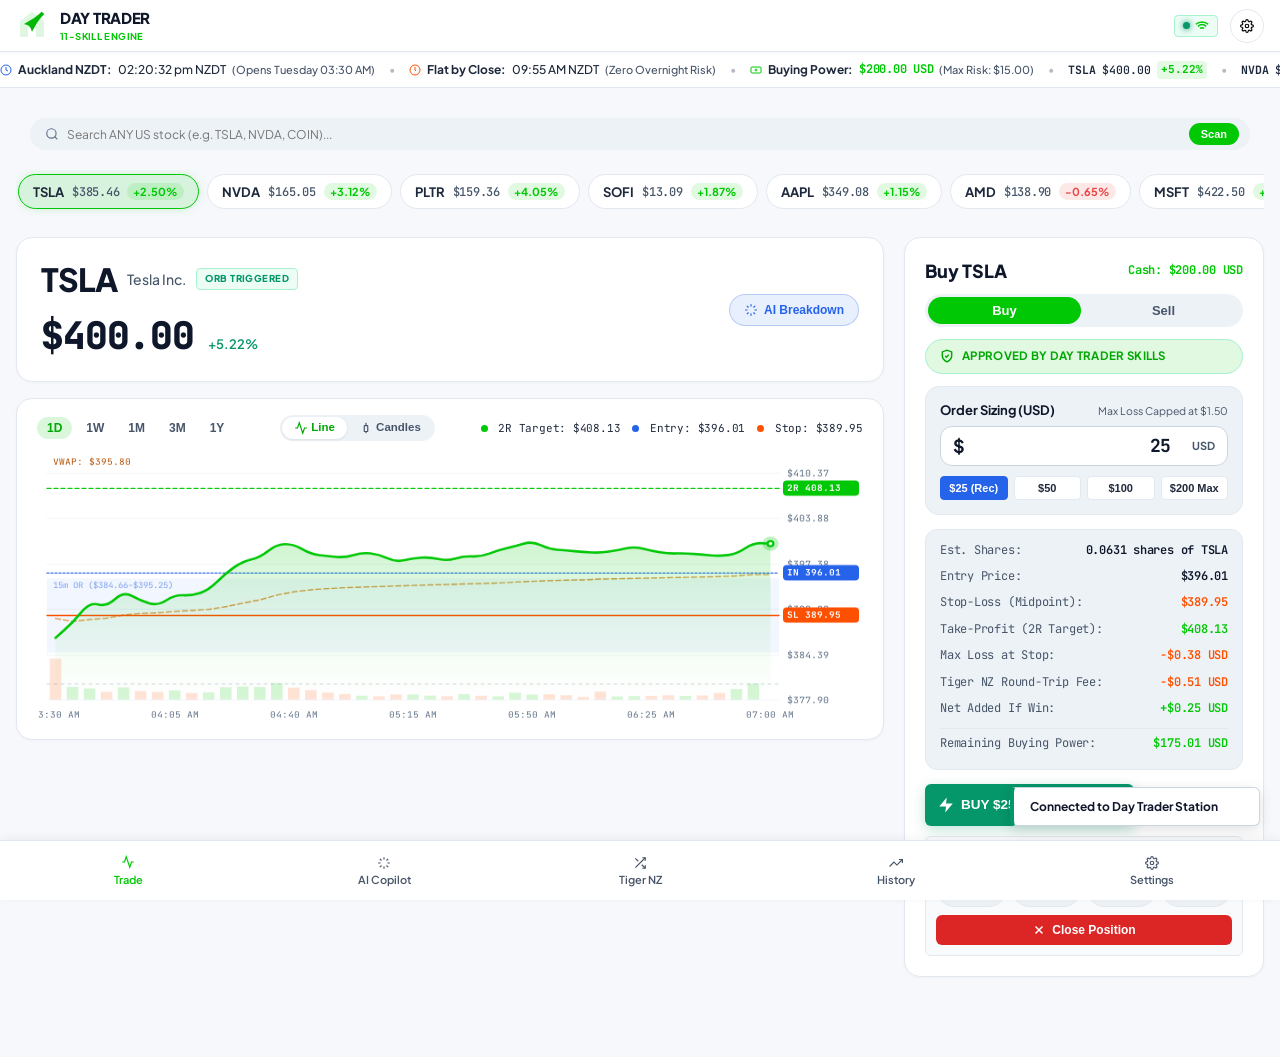
<file: docs/index.html>
<!DOCTYPE html>
<html lang="en" data-theme="light">
<head>
  <meta charset="UTF-8">
  <meta name="viewport" content="width=device-width, initial-scale=1.0, maximum-scale=1.0, user-scalable=no">
  <title>Day Trader Pro • Robinhood-Inspired Exchange</title>
  <link rel="stylesheet" href="./style.css?v=3.0">
  <link rel="preconnect" href="https://fonts.googleapis.com">
  <link rel="preconnect" href="https://fonts.gstatic.com" crossorigin>
  <link href="https://fonts.googleapis.com/css2?family=Plus+Jakarta+Sans:wght@400;500;600;700;800&family=JetBrains+Mono:wght@400;500;600;700&display=swap" rel="stylesheet">
</head>
<body class="rh-body">

  <!-- TOP MINIMAL ROBINHOOD NAVBAR -->
  <header class="rh-navbar">
    <div class="rh-nav-brand">
      <div class="rh-feather-logo">
        <svg viewBox="0 0 24 24" fill="none" xmlns="http://www.w3.org/2000/svg">
          <path d="M12 2L3 9V20C3 20.5523 3.44772 21 4 21H9V14H15V21H20C20.5523 21 21 20.5523 21 20V9L12 2Z" fill="url(#rh-grad)" opacity="0.12"/>
          <path d="M21.2 3.8C18.6 6.4 16.3 9.4 14.5 12.6L12 17L11.2 14.8C10.7 13.5 9.7 12.5 8.4 12L6 11.2L10.4 8.7C13.6 6.9 16.6 4.6 19.2 2L21.2 3.8Z" fill="url(#rh-grad)"/>
          <defs>
            <linearGradient id="rh-grad" x1="6" y1="2" x2="21" y2="17" gradientUnits="userSpaceOnUse">
              <stop stop-color="#00c805"/>
              <stop offset="1" stop-color="#00a804"/>
            </linearGradient>
          </defs>
        </svg>
      </div>
      <div class="rh-brand-meta">
        <span class="rh-brand-title">DAY TRADER</span>
        <span class="rh-brand-tag">11-SKILL ENGINE</span>
      </div>
    </div>

    <!-- Right Controls: WebSocket Live Pulse Dot & Settings Gear -->
    <div class="rh-nav-actions">
      <!-- Live WebSocket Pulse Icon (No clutter text) -->
      <div class="rh-ws-icon-wrap" id="ws-status" title="Real-time WebSocket Live Stream">
        <span class="conn-dot"></span>
        <svg class="rh-svg-icon-sm text-rh-green" viewBox="0 0 24 24" fill="none" stroke="currentColor" stroke-width="2.5">
          <path d="M5 12.55a11 11 0 0 1 14.08 0"/>
          <path d="M1.42 9a16 16 0 0 1 21.16 0"/>
          <path d="M8.53 16.11a6 6 0 0 1 6.95 0"/>
          <line x1="12" y1="20" x2="12.01" y2="20"/>
        </svg>
      </div>

      <!-- Settings Icon Button (Switches to Settings Page) -->
      <button class="rh-icon-btn" id="btn-open-settings" title="Settings &amp; Preferences" type="button">
        <svg class="rh-svg-icon-sm" viewBox="0 0 24 24" fill="none" stroke="currentColor" stroke-width="2">
          <circle cx="12" cy="12" r="3"/>
          <path d="M19.4 15a1.65 1.65 0 0 0 .33 1.82l.06.06a2 2 0 0 1 0 2.83 2 2 0 0 1-2.83 0l-.06-.06a1.65 1.65 0 0 0-1.82-.33 1.65 1.65 0 0 0-1 1.51V21a2 2 0 0 1-2 2 2 2 0 0 1-2-2v-.09A1.65 1.65 0 0 0 9 19.4a1.65 1.65 0 0 0-1.82.33l-.06.06a2 2 0 0 1-2.83 0 2 2 0 0 1 0-2.83l.06-.06a1.65 1.65 0 0 0 .33-1.82 1.65 1.65 0 0 0-1.51-1H3a2 2 0 0 1-2-2 2 2 0 0 1 2-2h.09A1.65 1.65 0 0 0 4.6 9a1.65 1.65 0 0 0-.33-1.82l-.06-.06a2 2 0 0 1 0-2.83 2 2 0 0 1 2.83 0l.06.06a1.65 1.65 0 0 0 1.82.33H9a1.65 1.65 0 0 0 1-1.51V3a2 2 0 0 1 2-2 2 2 0 0 1 2 2v.09a1.65 1.65 0 0 0 1 1.51 1.65 1.65 0 0 0 1.82-.33l.06-.06a2 2 0 0 1 2.83 0 2 2 0 0 1 0 2.83l-.06.06a1.65 1.65 0 0 0-.33 1.82V9a1.65 1.65 0 0 0 1.51 1H21a2 2 0 0 1 2 2 2 2 0 0 1-2 2h-.09a1.65 1.65 0 0 0-1.51 1z"/>
        </svg>
      </button>
    </div>
  </header>

  <!-- SINGLE-ROW CONTINUOUS MOVING TICKER TAPE (ROBINHOOD / BLOOMBERG MARQUEE) -->
  <div class="rh-ticker-tape" id="rh-ticker-tape" title="Live Continuous Market Tape">
    <div class="ticker-tape-track" id="ticker-tape-track">
      <!-- Section 1: Opening Time, Flat by Close, Buying Power & Stocks -->
      <span class="tape-item"><svg class="rh-svg-icon-xs text-cobalt" viewBox="0 0 24 24" fill="none" stroke="currentColor" stroke-width="2"><circle cx="12" cy="12" r="10"/><polyline points="12 6 12 12 16 14"/></svg> <strong>Auckland NZDT:</strong> <span id="tape-nz-time">--:--:--</span> <span class="tape-sub" id="tape-nz-status">(Opens 03:30 AM)</span></span>
      <span class="tape-sep">•</span>
      <span class="tape-item"><svg class="rh-svg-icon-xs text-coral" viewBox="0 0 24 24" fill="none" stroke="currentColor" stroke-width="2"><circle cx="12" cy="12" r="10"/><polyline points="12 6 12 12 14 14"/></svg> <strong>Flat by Close:</strong> <span id="tape-flat-time">09:55 AM NZDT</span> <span class="tape-sub">(Zero Overnight Risk)</span></span>
      <span class="tape-sep">•</span>
      <span class="tape-item"><svg class="rh-svg-icon-xs text-rh-green" viewBox="0 0 24 24" fill="none" stroke="currentColor" stroke-width="2"><rect x="2" y="6" width="20" height="12" rx="2"/><circle cx="12" cy="12" r="2"/></svg> <strong>Buying Power:</strong> <span id="tape-cash" class="tabular text-rh-green">$100.00 USD</span> <span class="tape-sub" id="tape-risk">(Max Risk: $15.00)</span></span>
      <span class="tape-sep">•</span>
      <span class="tape-item stock-quote"><strong>TSLA</strong> $385.46 <span class="tape-pct pos">+2.50%</span></span>
      <span class="tape-sep">•</span>
      <span class="tape-item stock-quote"><strong>NVDA</strong> $165.05 <span class="tape-pct pos">+3.12%</span></span>
      <span class="tape-sep">•</span>
      <span class="tape-item stock-quote"><strong>AAPL</strong> $349.08 <span class="tape-pct pos">+1.15%</span></span>
      <span class="tape-sep">•</span>
      <span class="tape-item stock-quote"><strong>PLTR</strong> $159.36 <span class="tape-pct pos">+4.05%</span></span>
      <span class="tape-sep">•</span>
      <span class="tape-item stock-quote"><strong>SOFI</strong> $13.09 <span class="tape-pct pos">+1.87%</span></span>
      <span class="tape-sep">•</span>
      <span class="tape-item stock-quote"><strong>AMD</strong> $138.90 <span class="tape-pct neg">-0.65%</span></span>
      <span class="tape-sep">•</span>

      <!-- Section 2: Seamless Infinite Duplicate -->
      <span class="tape-item"><svg class="rh-svg-icon-xs text-cobalt" viewBox="0 0 24 24" fill="none" stroke="currentColor" stroke-width="2"><circle cx="12" cy="12" r="10"/><polyline points="12 6 12 12 16 14"/></svg> <strong>Auckland NZDT:</strong> <span id="tape-nz-time-dup">--:--:--</span> <span class="tape-sub">(Opens 03:30 AM)</span></span>
      <span class="tape-sep">•</span>
      <span class="tape-item"><svg class="rh-svg-icon-xs text-coral" viewBox="0 0 24 24" fill="none" stroke="currentColor" stroke-width="2"><circle cx="12" cy="12" r="10"/><polyline points="12 6 12 12 14 14"/></svg> <strong>Flat by Close:</strong> 09:55 AM NZDT <span class="tape-sub">(Zero Overnight Risk)</span></span>
      <span class="tape-sep">•</span>
      <span class="tape-item"><svg class="rh-svg-icon-xs text-rh-green" viewBox="0 0 24 24" fill="none" stroke="currentColor" stroke-width="2"><rect x="2" y="6" width="20" height="12" rx="2"/><circle cx="12" cy="12" r="2"/></svg> <strong>Buying Power:</strong> <span id="tape-cash-dup" class="tabular text-rh-green">$100.00 USD</span> <span class="tape-sub">(Max Risk: $15.00)</span></span>
      <span class="tape-sep">•</span>
      <span class="tape-item stock-quote"><strong>TSLA</strong> $385.46 <span class="tape-pct pos">+2.50%</span></span>
      <span class="tape-sep">•</span>
      <span class="tape-item stock-quote"><strong>NVDA</strong> $165.05 <span class="tape-pct pos">+3.12%</span></span>
      <span class="tape-sep">•</span>
      <span class="tape-item stock-quote"><strong>AAPL</strong> $349.08 <span class="tape-pct pos">+1.15%</span></span>
      <span class="tape-sep">•</span>
      <span class="tape-item stock-quote"><strong>PLTR</strong> $159.36 <span class="tape-pct pos">+4.05%</span></span>
      <span class="tape-sep">•</span>
      <span class="tape-item stock-quote"><strong>SOFI</strong> $13.09 <span class="tape-pct pos">+1.87%</span></span>
      <span class="tape-sep">•</span>
      <span class="tape-item stock-quote"><strong>AMD</strong> $138.90 <span class="tape-pct neg">-0.65%</span></span>
    </div>
  </div>

  <!-- MULTI-PAGE APPLICATION CONTAINER -->
  <main class="rh-pages-container">

    <!-- ========================================== -->
    <!-- PAGE 1: TRADE & WATCHLIST (DEFAULT SCREEN) -->
    <!-- ========================================== -->
    <div class="rh-page active" id="page-trade">
      <div class="page-trade-grid">

        <!-- Left / Top Watchlist Selector Strip -->
        <div class="trade-watchlist-section">
          <!-- Universal Search Bar -->
          <div class="rh-search-wrapper">
            <div class="rh-search-bar">
              <svg class="rh-svg-icon-sm text-subtle" viewBox="0 0 24 24" fill="none" stroke="currentColor" stroke-width="2"><circle cx="11" cy="11" r="8"/><line x1="21" y1="21" x2="16.65" y2="16.65"/></svg>
              <input type="text" id="universal-search-input" placeholder="Search ANY US stock (e.g. TSLA, NVDA, COIN)..." autocomplete="off">
              <button class="rh-search-action" id="btn-search-lookup" type="button">Scan</button>
            </div>
            <div id="search-autocomplete-box" class="search-autocomplete-dropdown" style="display: none;"></div>
          </div>

          <!-- Horizontal Swipeable Stock Selector Pills -->
          <div class="rh-stock-pills-carousel" id="stock-pills-carousel">
            <button class="stock-pill-btn active" data-symbol="TSLA" onclick="selectTicker('TSLA')">
              <span class="sp-sym">TSLA</span>
              <span class="sp-prc tabular">$385.46</span>
              <span class="sp-pct pos">+2.50%</span>
            </button>
            <button class="stock-pill-btn" data-symbol="NVDA" onclick="selectTicker('NVDA')">
              <span class="sp-sym">NVDA</span>
              <span class="sp-prc tabular">$165.05</span>
              <span class="sp-pct pos">+3.12%</span>
            </button>
            <button class="stock-pill-btn" data-symbol="PLTR" onclick="selectTicker('PLTR')">
              <span class="sp-sym">PLTR</span>
              <span class="sp-prc tabular">$159.36</span>
              <span class="sp-pct pos">+4.05%</span>
            </button>
            <button class="stock-pill-btn" data-symbol="SOFI" onclick="selectTicker('SOFI')">
              <span class="sp-sym">SOFI</span>
              <span class="sp-prc tabular">$13.09</span>
              <span class="sp-pct pos">+1.87%</span>
            </button>
            <button class="stock-pill-btn" data-symbol="AAPL" onclick="selectTicker('AAPL')">
              <span class="sp-sym">AAPL</span>
              <span class="sp-prc tabular">$349.08</span>
              <span class="sp-pct pos">+1.15%</span>
            </button>
            <button class="stock-pill-btn" data-symbol="AMD" onclick="selectTicker('AMD')">
              <span class="sp-sym">AMD</span>
              <span class="sp-prc tabular">$138.90</span>
              <span class="sp-pct neg">-0.65%</span>
            </button>
            <button class="stock-pill-btn" data-symbol="MSFT" onclick="selectTicker('MSFT')">
              <span class="sp-sym">MSFT</span>
              <span class="sp-prc tabular">$422.50</span>
              <span class="sp-pct pos">+0.80%</span>
            </button>
            <button class="stock-pill-btn" data-symbol="AMZN" onclick="selectTicker('AMZN')">
              <span class="sp-sym">AMZN</span>
              <span class="sp-prc tabular">$201.20</span>
              <span class="sp-pct pos">+1.40%</span>
            </button>
          </div>
        </div>

        <!-- Center Chart & Hero Price Section -->
        <div class="trade-chart-section">
          <!-- Hero Price Banner -->
          <div class="rh-stock-hero-card">
            <div class="rh-hero-left">
              <div class="rh-stock-title-row">
                <h1 class="rh-hero-symbol" id="active-symbol">TSLA</h1>
                <span class="rh-hero-name" id="active-name">Tesla, Inc.</span>
                <span class="rh-verified-tag triggered" id="entry-status-badge">
                  <svg class="rh-svg-icon-sm" viewBox="0 0 24 24" fill="none" stroke="currentColor" stroke-width="2.5"><path d="M12 22s8-4 8-10V5l-8-3-8 3v7c0 6 8 10 8 10z"/><polyline points="9 12 11 14 15 10"/></svg>
                  15m ORB Approved
                </span>
              </div>
              <div class="rh-hero-price-strip">
                <span class="rh-huge-price tabular" id="active-price">$385.46</span>
                <div class="rh-change-pill positive tabular" id="active-change">
                  <svg class="rh-svg-icon-sm" viewBox="0 0 24 24" fill="none" stroke="currentColor" stroke-width="2.5"><polyline points="18 15 18 9 12 9"/><line x1="6" y1="18" x2="18" y2="9"/></svg>
                  +$9.60 (+2.50%) <span class="rh-dim">Today</span>
                </div>
              </div>
            </div>

            <div class="rh-hero-right">
              <button class="btn-jump-ai" onclick="switchPage('page-ai')" title="View Plain English AI Breakdown">
                <svg class="rh-svg-icon-sm" viewBox="0 0 24 24" fill="none" stroke="currentColor" stroke-width="2"><path d="M12 2v4M12 18v4M4.93 4.93l2.83 2.83M16.24 16.24l2.83 2.83M2 12h4M18 12h4M4.93 19.07l2.83-2.83M16.24 7.76l2.83-2.83"/></svg>
                <span>AI Breakdown</span>
              </button>
            </div>
          </div>

          <!-- Interactive Robinhood Chart Card -->
          <div class="rh-chart-card">
            <!-- Controls Bar: Timeframes, Chart Toggle (Line vs Candles), and Levels -->
            <div class="rh-chart-controls-bar">
              <div class="rh-timeframe-deck">
                <button class="rh-tf-btn active" data-tf="1D">1D</button>
                <button class="rh-tf-btn" data-tf="1W">1W</button>
                <button class="rh-tf-btn" data-tf="1M">1M</button>
                <button class="rh-tf-btn" data-tf="3M">3M</button>
                <button class="rh-tf-btn" data-tf="1Y">1Y</button>
              </div>

              <div class="rh-chart-type-switch">
                <button class="rh-switch-btn active" id="btn-chart-type-line" title="Robinhood Smooth Line Chart">
                  <svg class="rh-svg-icon-sm" viewBox="0 0 24 24" fill="none" stroke="currentColor" stroke-width="2"><polyline points="22 12 18 12 15 21 9 3 6 12 2 12"/></svg>
                  Line
                </button>
                <button class="rh-switch-btn" id="btn-chart-type-candles" title="Institutional Candlestick Chart">
                  <svg class="rh-svg-icon-sm" viewBox="0 0 24 24" fill="none" stroke="currentColor" stroke-width="2"><rect x="9" y="8" width="6" height="10" rx="1"/><line x1="12" y1="3" x2="12" y2="8"/><line x1="12" y1="18" x2="12" y2="21"/></svg>
                  Candles
                </button>
              </div>

              <div class="rh-chart-legend tabular">
                <span class="rh-legend-item target"><span class="rh-dot green"></span> <span id="legend-target">1R Target: $393.17</span></span>
                <span class="rh-legend-item entry"><span class="rh-dot blue"></span> <span id="legend-entry">Entry: $384.28</span></span>
                <span class="rh-legend-item stop"><span class="rh-dot coral"></span> <span id="legend-stop">Stop: $377.75</span></span>
                <span id="chart-ticker-label" style="display: none;">TSLA • 5m</span>
              </div>
            </div>

            <!-- Canvas Viewport -->
            <div class="rh-canvas-viewport">
              <canvas id="exchange-candlestick-canvas" width="850" height="260"></canvas>
            </div>
          </div>
        </div>

        <!-- 1-Click Order Execution Card (The Iconic Robinhood Order Widget) -->
        <div class="trade-order-section">
          <div class="rh-order-card">
            
            <div class="rh-ticket-top">
              <div class="rh-ticket-title-row">
                <h3 class="rh-ticket-heading" id="rh-ticket-title">Buy TSLA</h3>
                <span class="rh-ticket-cash tabular" id="demo-cash-badge">Cash: $200.00 USD</span>
              </div>

              <div class="order-side-tabs">
                <button class="side-tab buy active" id="tab-order-buy">Buy</button>
                <button class="side-tab sell" id="tab-order-sell">Sell</button>
              </div>
            </div>

            <!-- Approval Status Banner -->
            <div class="ticket-approval-strip pass" id="ticket-approval-banner">
              <svg class="rh-svg-icon-sm" viewBox="0 0 24 24" fill="none" stroke="currentColor" stroke-width="2.5"><path d="M12 22s8-4 8-10V5l-8-3-8 3v7c0 6 8 10 8 10z"/><polyline points="9 12 11 14 15 10"/></svg>
              <span id="ticket-approval-text">APPROVED BY DAY TRADER SKILLS</span>
            </div>

            <!-- Amount Input Box -->
            <div class="rh-amount-box">
              <div class="rh-amount-label-row">
                <span class="rh-amount-label">Order Sizing (USD)</span>
                <span class="rh-amount-sub">Max Loss Capped at $1.50</span>
              </div>
              <div class="currency-input-wrapper">
                <span class="currency-sym">$</span>
                <input type="number" id="demo-order-usd-amount" step="5" min="1" max="200" value="25" class="tabular">
                <span class="currency-code">USD</span>
              </div>

              <!-- Quick Sizing Chips -->
              <div class="quick-usd-deck">
                <button class="chip-btn active" data-usd="25" type="button">$25 (Rec)</button>
                <button class="chip-btn" data-usd="50" type="button">$50</button>
                <button class="chip-btn" data-usd="100" type="button">$100</button>
                <button class="chip-btn" data-usd="200" type="button">$200 Max</button>
              </div>
            </div>

            <!-- Real-Time Bracket Specs Readout -->
            <div class="order-specs-card tabular">
              <div class="spec-row">
                <span class="spec-name">Est. Shares:</span>
                <span class="spec-val" id="demo-calc-shares">0.0649 shares</span>
              </div>
              <div class="spec-row">
                <span class="spec-name">Entry Price:</span>
                <span class="spec-val text-bright" id="order-spec-entry">$384.28</span>
              </div>
              <div class="spec-row">
                <span class="spec-name">Stop-Loss (Midpoint):</span>
                <span class="spec-val text-coral" id="order-spec-stop">$377.75</span>
              </div>
              <div class="spec-row">
                <span class="spec-name" id="order-spec-target-label">Take-Profit (2R Target):</span>
                <span class="spec-val text-rh-green" id="order-spec-target">$393.17</span>
              </div>
              <div class="spec-row">
                <span class="spec-name">Max Loss at Stop:</span>
                <span class="spec-val text-coral font-bold" id="order-spec-maxloss">-$0.50 USD</span>
              </div>
              <div class="spec-row">
                <span class="spec-name">Tiger NZ Round-Trip Fee:</span>
                <span class="spec-val text-coral" id="order-spec-fee">-$0.50 USD</span>
              </div>
              <div class="spec-row">
                <span class="spec-name">Net Added If Win:</span>
                <span class="spec-val text-rh-green font-bold" id="order-spec-net-profit">+$0.50 USD</span>
              </div>
              <div class="spec-row divider">
                <span class="spec-name">Remaining Buying Power:</span>
                <span class="spec-val text-rh-green" id="demo-usd-remaining">$75.00 USD</span>
              </div>
            </div>

            <!-- Big Robinhood 1-Click Buy Button -->
            <button class="btn btn-exchange-buy rh-big-cta" id="btn-demo-buy">
              <svg class="rh-svg-icon" viewBox="0 0 24 24" fill="currentColor"><polygon points="13 2 3 14 12 14 11 22 21 10 12 10 13 2"/></svg>
              <span id="demo-buy-label">Buy TSLA • $25.00 USD</span>
            </button>

            <!-- Partial Liquidation Tranches -->
            <div class="partial-sell-deck">
              <div class="deck-title">Partial Liquidate / Exit:</div>
              <div class="tranche-btn-grid">
                <button class="btn btn-xs btn-sell-usd" data-usd="10" type="button">Sell $10</button>
                <button class="btn btn-xs btn-sell-tranche" data-pct="25" type="button">Sell 25%</button>
                <button class="btn btn-xs btn-sell-tranche" data-pct="50" type="button">Sell 50%</button>
                <button class="btn btn-xs btn-sell-tranche" data-pct="100" type="button">Sell 100%</button>
              </div>
              <button class="btn btn-exchange-sell" id="btn-demo-sell">
                <svg class="rh-svg-icon-sm" viewBox="0 0 24 24" fill="none" stroke="currentColor" stroke-width="2.5"><line x1="18" y1="6" x2="6" y2="18"/><line x1="6" y1="6" x2="18" y2="18"/></svg>
                <span id="demo-sell-label">Close Position</span>
              </button>
            </div>

          </div>
        </div>

      </div>
    </div>

    <!-- ==================================================== -->
    <!-- PAGE 2: AI COPILOT & PLAIN ENGLISH ANALYSIS (NEW)   -->
    <!-- ==================================================== -->
    <div class="rh-page" id="page-ai">
      <div class="page-ai-container">

        <!-- Minimal Robinhood Sync Header -->
        <div class="rh-sync-status-strip">
          <div class="rh-sync-left">
            <span class="cache-indicator-dot" id="cache-dot"></span>
            <span id="ai-cache-status-text" class="tabular">11-Skill Engine Synced (60s Cache)</span>
          </div>
          <button class="btn-rh-refresh" id="btn-force-reanalyze" title="Force fresh quantitative audit">
            <svg class="rh-svg-icon-xs" viewBox="0 0 24 24" fill="none" stroke="currentColor" stroke-width="2.5"><polyline points="23 4 23 10 17 10"/><path d="M20.49 15a9 9 0 1 1-2.12-9.36L23 10"/></svg>
            <span>Refresh Analysis</span>
          </button>
        </div>

        <!-- Robinhood Analyst Ratings & Conviction Module -->
        <div class="rh-analyst-card">
          <div class="rh-analyst-top">
            <div class="rh-rating-score-block">
              <span class="rh-big-rating tabular" id="signal-confidence">88%</span>
              <div class="rh-rating-meta">
                <span class="rh-rating-label" id="perm-master-status">Bullish Consensus</span>
                <span class="rh-rating-sub">11-Skill Quantitative Audit</span>
              </div>
            </div>
            <span class="rh-strategy-pill" id="signal-title">15m ORB Breakout</span>
          </div>

          <!-- Robinhood 3-Segment Consensus Bar -->
          <div class="rh-consensus-bar-wrap">
            <div class="rh-consensus-track">
              <div class="rh-consensus-fill buy" id="rh-consensus-green" style="width: 88%;"></div>
              <div class="rh-consensus-fill hold" id="rh-consensus-hold" style="width: 12%;"></div>
            </div>
            <div class="rh-consensus-legend">
              <span class="leg-item buy"><span class="leg-dot"></span> 88% Buy</span>
              <span class="leg-item hold"><span class="leg-dot"></span> 12% Hold</span>
              <span class="leg-item sell"><span class="leg-dot"></span> 0% Sell</span>
            </div>
          </div>

          <p class="rh-analyst-summary" id="ai-plain-headline">
            Tesla stock is soaring today because major Wall Street analysts praised its self-driving technology progress.
          </p>
        </div>

        <!-- Section: Approved Setups -->
        <div class="rh-section-card">
          <div class="section-title-row">
            <span class="section-heading">Approved Setups</span>
            <span class="catalyst-pill pass" id="approved-stocks-count-badge">7 Approved</span>
          </div>
          <div class="rh-watchlist-container" id="approved-stocks-container">
            <div class="empty-feed compact"><p>Loading approved setups...</p></div>
          </div>
        </div>

        <!-- Research Insights & Trade Execution Parameters -->
        <div class="rh-section-card">
          <div class="section-title-row">
            <span class="section-heading">Research Insights</span>
            <div style="display: flex; gap: 8px; align-items: center;">
              <span class="signal-hero-badge buy" id="copilot-action-badge">BUY</span>
              <span class="catalyst-pill pass" id="gemini-catalyst-badge">Catalyst Cleared</span>
            </div>
          </div>

          <!-- Catalyst Synopsis -->
          <div class="rh-insight-block">
            <div style="display: flex; justify-content: space-between; align-items: center; margin-bottom: 6px;">
              <span class="rh-insight-label">Market Catalyst &amp; News Summary</span>
              <span class="rh-insight-sub" id="copilot-verdict-tag" style="font-size: 11px; font-weight: 700; color: #00c805;">ACTION: BUY</span>
            </div>
            <p class="rh-insight-body" id="ai-plain-what">Tesla's stock is jumping today after big banks like JPMorgan praised its self-driving technology and rumors of a potential SpaceX partnership added excitement.</p>
          </div>

          <!-- 3-Pillar Financial Metrics -->
          <div class="rh-params-grid">
            <div class="rh-param-item">
              <span class="param-label">Max Risk</span>
              <span class="param-number text-coral" id="ai-plain-risk-stat">-$0.50</span>
              <span class="param-desc" id="ai-plain-risk">Fixed midpoint stop loss. Strictly capped risk.</span>
            </div>
            <div class="rh-param-item">
              <span class="param-label">Profit Target</span>
              <span class="param-number text-rh-green" id="ai-plain-target-stat">+1R Target</span>
              <span class="param-desc" id="ai-plain-target">Targeting +$0.50 to +$1.00 USD gain per share.</span>
            </div>
            <div class="rh-param-item">
              <span class="param-label">Exit Window</span>
              <span class="param-number text-bright">09:55 AM</span>
              <span class="param-desc" id="ai-plain-action">Close before 09:55 AM NZDT. Zero overnight risk.</span>
            </div>
          </div>
        </div>

        <!-- Section: 11-Skill Quantitative Audit -->
        <div class="rh-section-card">
          <div class="section-title-row">
            <span class="section-heading">11-Skill Quantitative Audit</span>
            <span class="catalyst-pill pass" id="skills-passed-badge">11 / 11 Passed</span>
          </div>
          <div class="rh-audit-list" id="skills-audit-container">
            <div class="empty-feed compact"><p>Loading 11-skill audit...</p></div>
          </div>
        </div>

        <!-- Real Breaking News & SEC 8-K Feed from API -->
        <div class="rh-section-card">
          <div class="section-title-row">
            <div class="news-title-left">
              <span class="section-heading">Breaking News &amp; SEC 8-K Filings</span>
            </div>
            <button class="btn btn-xs btn-outline-gemini" id="btn-refresh-gemini-news">Re-Analyze</button>
          </div>
          <p class="gemini-takeaway-text" id="gemini-summary-text">
            TSLA is surging thanks to major positive updates on self-driving technology and strong Wall Street backing.
          </p>
          <div class="news-scroll-strip" id="news-container">
            <div class="empty-feed compact"><p>Loading live news &amp; SEC filings...</p></div>
          </div>
        </div>

      </div>
    </div>

    <!-- ============================================== -->
    <!-- PAGE 3: TIGER TRADE NZ EXECUTION BRIDGE        -->
    <!-- ============================================== -->
    <div class="rh-page" id="page-tiger">
      <div class="page-tiger-container">
        
        <div class="rh-tiger-bridge-card">
          <div class="tiger-bridge-header">
            <div class="tiger-title-left">
              <span class="tiger-title">Tiger Brokers NZ Execution Bridge</span>
              <span class="tiger-market-pill">US Equities • DAY Bracket</span>
            </div>
            <button class="btn-copy-tiger" id="btn-copy-tiger-order" type="button" title="Copy exact bracket order parameters for Tiger Trade App">
              <svg class="rh-svg-icon-sm" viewBox="0 0 24 24" fill="none" stroke="currentColor" stroke-width="2"><rect x="9" y="9" width="13" height="13" rx="2" ry="2"/><path d="M5 15H4a2 2 0 0 1-2-2V4a2 2 0 0 1 2-2h9a2 2 0 0 1 2 2v1"/></svg>
              <span>Copy Bracket Order Spec</span>
            </button>
          </div>

          <p class="tiger-desc">
            Use this bracket order specification to execute directly in your Tiger Trade NZ account. It automatically defines your entry, midpoint stop-loss, and 1R target.
          </p>

          <div class="tiger-specs-grid tabular">
            <div class="tiger-spec-box">
              <span class="ts-lbl">Symbol</span>
              <span class="ts-val" id="tiger-spec-sym">TSLA</span>
            </div>
            <div class="tiger-spec-box">
              <span class="ts-lbl">Action</span>
              <span class="ts-val text-rh-green">BUY / BRACKET</span>
            </div>
            <div class="tiger-spec-box">
              <span class="ts-lbl">Limit Entry</span>
              <span class="ts-val text-cobalt" id="tiger-spec-entry">$384.28</span>
            </div>
            <div class="tiger-spec-box">
              <span class="ts-lbl">Midpoint Stop</span>
              <span class="ts-val text-coral" id="tiger-spec-stop">$377.75</span>
            </div>
            <div class="tiger-spec-box">
              <span class="ts-lbl" id="tiger-spec-target-label">2R Target</span>
              <span class="ts-val text-rh-green" id="tiger-spec-target">$393.17</span>
            </div>
            <div class="tiger-spec-box">
              <span class="ts-lbl">Tiger Sizing</span>
              <span class="ts-val" id="tiger-spec-shares">0.0649 shares ($25.00)</span>
            </div>
            <div class="tiger-spec-box">
              <span class="ts-lbl">Est. Round-Trip Fees</span>
              <span class="ts-val text-coral" id="tiger-spec-rt-fee">-$0.50 USD (Buy $0.25 + Sell $0.25)</span>
            </div>
            <div class="tiger-spec-box">
              <span class="ts-lbl">Gross Profit (At Target)</span>
              <span class="ts-val text-bright" id="tiger-spec-gross-profit">+$1.00 USD</span>
            </div>
            <div class="tiger-spec-box">
              <span class="ts-lbl">Exact Net Added If Successful</span>
              <span class="ts-val text-rh-green" id="tiger-spec-net-added">+$0.50 USD</span>
            </div>
            <div class="tiger-spec-box">
              <span class="ts-lbl">Account Balance After Win</span>
              <span class="ts-val text-rh-green" id="tiger-spec-new-balance">$200.50 USD</span>
            </div>
            <div class="tiger-spec-box full-width">
              <span class="ts-lbl">If Stop Hit (Max Net Loss incl. Fees):</span>
              <span class="ts-val text-coral" id="tiger-spec-stop-impact">-$0.90 USD (Break-Even Win Rate: 64.3%)</span>
            </div>
            <div class="tiger-spec-box full-width">
              <span class="ts-lbl">Mandatory Flatten Rule:</span>
              <span class="ts-val text-coral">Close before 09:55 AM NZDT (15:55 ET) • Zero Overnight Exposure</span>
            </div>
          </div>

          <!-- 3-Step Execution Instructions for Tiger Trade NZ -->
          <div class="tiger-steps-guide">
            <h4 class="ts-guide-heading">How to Execute in Tiger Trade NZ App:</h4>
            <div class="ts-steps-list">
              <div class="ts-step-item">
                <span class="ts-step-bullet">•</span>
                <span class="step-txt">Tap <strong>Copy Bracket Order Spec</strong> above to copy parameters to your clipboard.</span>
              </div>
              <div class="ts-step-item">
                <span class="ts-step-bullet">•</span>
                <span class="step-txt">Open <strong>Tiger Trade</strong> on your phone, search for <strong id="tiger-guide-sym">TSLA</strong>, and tap <strong>Trade</strong>.</span>
              </div>
              <div class="ts-step-item">
                <span class="ts-step-bullet">•</span>
                <span class="step-txt">Select <strong>Market / Limit</strong>, enable <strong>Attach Stop-Loss &amp; Take-Profit</strong>, and paste your values.</span>
              </div>
            </div>
          </div>

        </div>

      </div>
    </div>

    <!-- ============================================== -->
    <!-- PAGE 4: TRADE HISTORY & REALIZED PNL           -->
    <!-- ============================================== -->
    <div class="rh-page" id="page-history">
      <div class="page-history-container">

        <!-- 4 Robinhood KPI Cards -->
        <div class="rh-pnl-overview-strip">
          <div class="rh-pnl-kpi-card">
            <div class="kpi-top">
              <span class="kpi-label">Realized PnL</span>
              <span class="kpi-sub positive" id="pnl-win-loss-count">0 Wins • 0 Losses</span>
            </div>
            <div class="kpi-value positive tabular" id="pnl-total-val">$0.00 USD</div>
          </div>
          <div class="rh-pnl-kpi-card">
            <div class="kpi-top">
              <span class="kpi-label">Win Rate</span>
              <span class="kpi-sub">Day Trading Target</span>
            </div>
            <div class="kpi-value tabular" id="pnl-win-rate">0.0%</div>
          </div>
          <div class="rh-pnl-kpi-card">
            <div class="kpi-top">
              <span class="kpi-label">Tiger NZ Fees</span>
              <span class="kpi-sub">Brokerage &amp; Regulatory</span>
            </div>
            <div class="kpi-value text-cobalt tabular" id="pnl-total-fees">$0.00</div>
          </div>
          <div class="rh-pnl-kpi-card">
            <div class="kpi-top">
              <span class="kpi-label">Account Balance</span>
              <span class="kpi-sub">$200.00 USD Initial</span>
            </div>
            <div class="kpi-value text-rh-green tabular" id="pnl-current-cash">$200.00</div>
          </div>
        </div>

        <!-- Open Positions Card -->
        <div class="rh-card-box">
          <div class="rh-card-header">
            <span class="rh-card-title">Active Open Positions</span>
            <button class="btn btn-danger btn-xs" id="btn-flatten-all">Flatten Active Position</button>
          </div>
          <div class="positions-list" id="positions-container">
            <div class="empty-feed compact"><p>No open positions. 100% flat and protected.</p></div>
          </div>
        </div>

        <!-- Trade History Table -->
        <div class="rh-card-box">
          <div class="rh-card-header">
            <span class="rh-card-title">Execution Ledger &amp; Trade History</span>
            <span class="rh-card-sub">Recorded in Auckland NZDT with Tiger Brokers NZ Fees</span>
          </div>
          <div class="rh-trades-table-wrapper">
            <table class="rh-trades-table">
              <thead>
                <tr>
                  <th>Fill Time (NZDT)</th>
                  <th>Symbol</th>
                  <th>Side</th>
                  <th>Shares</th>
                  <th>Price</th>
                  <th>Tiger NZ Fee</th>
                  <th>Net Realized PnL</th>
                  <th>Status / Exit</th>
                </tr>
              </thead>
              <tbody id="trades-table-body">
                <tr><td colspan="8" style="text-align:center; padding: 24px; color: var(--rh-text-subtle);">No trade history. Account initialized with $200.00 USD cash.</td></tr>
              </tbody>
            </table>
          </div>
        </div>

        <!-- Daily Statement Email Card (Resend Integration & Official PDF Statement) -->
        <div class="rh-card-box">
          <div class="rh-card-header">
            <div>
              <span class="rh-card-title">Daily Market Close Statement &amp; Official Broker PDF</span>
              <span class="rh-card-sub">Institutional audit &amp; PDF statement dispatched to khanalnischal2075@gmail.com at 09:55 AM NZDT</span>
            </div>
            <div style="display: flex; gap: 8px; flex-wrap: wrap;">
              <button class="btn btn-primary btn-sm" id="btn-send-daily-report" onclick="triggerDailyReportEmail()">
                <svg class="rh-svg-icon-sm" viewBox="0 0 24 24" fill="none" stroke="currentColor" stroke-width="2"><path d="M4 4h16c1.1 0 2 .9 2 2v12c0 1.1-.9 2-2 2H4c-1.1 0-2-.9-2-2V6c0-1.1.9-2 2-2z"/><polyline points="22,6 12,13 2,6"/></svg>
                Send Email (w/ Attached PDF)
              </button>
              <button class="btn btn-outline btn-sm" id="btn-download-pdf-statement" onclick="downloadPdfBrokerStatement()">
                <svg class="rh-svg-icon-sm" viewBox="0 0 24 24" fill="none" stroke="currentColor" stroke-width="2"><path d="M14 2H6a2 2 0 0 0-2 2v16a2 2 0 0 0 2 2h12a2 2 0 0 0 2-2V8z"/><polyline points="14 2 14 8 20 8"/><line x1="16" y1="13" x2="8" y2="13"/><line x1="16" y1="17" x2="8" y2="17"/><polyline points="10 9 9 9 8 9"/></svg>
                Download PDF Statement
              </button>
            </div>
          </div>
          <div class="daily-report-info-strip" style="padding: 12px 16px; font-size: 13px; color: var(--rh-text-subtle); display: flex; flex-wrap: wrap; gap: 12px; background: rgba(0, 200, 5, 0.05); border-radius: 8px; border: 1px solid rgba(0, 200, 5, 0.15);">
            <div><span class="rh-dim">Service:</span> <b style="color: var(--rh-text-primary);">Resend API + ReportLab PDF</b></div>
            <div><span class="rh-dim">Format:</span> <b style="color: #00c805;">Official Tiger Brokers (NZ) PDF</b></div>
            <div><span class="rh-dim">Schedule:</span> <b style="color: var(--rh-text-primary);">Daily @ 09:55 AM NZDT (Market Flat-Close)</b></div>
            <div><span class="rh-dim">Includes:</span> <b style="color: var(--rh-text-primary);">Balance, Itemized Executions, Tiger NZ Fees &amp; Risk Audit</b></div>
          </div>
        </div>

        <!-- Time Machine Odds & Fan Chart -->
        <div class="rh-card-box">
          <div class="rh-card-header">
            <span class="rh-card-title">Time Machine (10,000 Monte Carlo Replays)</span>
            <span class="rh-card-sub">Quantitative Odds</span>
          </div>
          <div class="tm-kpi-grid">
            <div class="tm-prob-card win">
              <span class="tm-pct tabular" id="mc-target-prob">52.0%</span>
              <span class="tm-lbl">Target First (+1R)</span>
            </div>
            <div class="tm-prob-card loss">
              <span class="tm-pct tabular" id="mc-stop-prob">25.5%</span>
              <span class="tm-lbl">Stop First (-1R)</span>
            </div>
            <div class="tm-prob-card flat">
              <span class="tm-pct tabular" id="mc-neither-prob">22.5%</span>
              <span class="tm-lbl">Flat by 09:55 AM NZDT</span>
            </div>
            <div class="tm-prob-card exp">
              <span class="tm-pct tabular" id="mc-avg-r">+0.034 R</span>
              <span class="tm-lbl">Expectancy</span>
            </div>
          </div>
          <div class="chart-container-compact">
            <canvas id="fan-chart-canvas" width="700" height="110"></canvas>
          </div>
        </div>

      </div>
    </div>

    <!-- ============================================== -->
    <!-- PAGE 5: SETTINGS & PREFERENCES (NEW)           -->
    <!-- ============================================== -->
    <div class="rh-page" id="page-settings">
      <div class="page-settings-container">
        
        <h2 class="settings-page-title">Settings &amp; Preferences</h2>

        <!-- Auto-Scan Toggle Card -->
        <div class="settings-card">
          <div class="sc-left">
            <div class="sc-icon-wrap green">
              <svg class="rh-svg-icon" viewBox="0 0 24 24" fill="none" stroke="currentColor" stroke-width="2"><circle cx="11" cy="11" r="8"/><line x1="21" y1="21" x2="16.65" y2="16.65"/></svg>
            </div>
            <div>
              <div class="sc-title">Autonomous Market Scanning</div>
              <div class="sc-desc">Automatically scans all US stocks for 15m Opening Range Breakouts every 30 seconds. Enabled by default.</div>
            </div>
          </div>
          <div class="sc-right">
            <label class="rh-switch-toggle">
              <input type="checkbox" id="settings-autoscan-toggle" checked>
              <span class="slider round"></span>
            </label>
          </div>
        </div>

        <!-- Theme Mode Toggle Card -->
        <div class="settings-card">
          <div class="sc-left">
            <div class="sc-icon-wrap purple">
              <svg class="rh-svg-icon" viewBox="0 0 24 24" fill="none" stroke="currentColor" stroke-width="2"><circle cx="12" cy="12" r="5"/><line x1="12" y1="1" x2="12" y2="3"/><line x1="12" y1="21" x2="12" y2="23"/><line x1="4.22" y1="4.22" x2="5.64" y2="5.64"/><line x1="18.36" y1="18.36" x2="19.78" y2="19.78"/><line x1="1" y1="12" x2="23" y2="12"/><line x1="4.22" y1="19.78" x2="5.64" y2="18.36"/><line x1="18.36" y1="5.64" x2="19.78" y2="4.22"/></svg>
            </div>
            <div>
              <div class="sc-title">Appearance &amp; Theme</div>
              <div class="sc-desc">Toggle between Light Theme (Robinhood Default) and Dark Theme.</div>
            </div>
          </div>
          <div class="sc-right">
            <button class="btn btn-outline btn-sm" id="btn-settings-theme-toggle" type="button">
              <span id="settings-theme-label">Switch to Dark Mode</span>
            </button>
          </div>
        </div>

        <!-- Demo Portfolio Buying Power Card -->
        <div class="settings-card">
          <div class="sc-left">
            <div class="sc-icon-wrap blue">
              <svg class="rh-svg-icon" viewBox="0 0 24 24" fill="none" stroke="currentColor" stroke-width="2"><rect x="2" y="6" width="20" height="12" rx="2"/><circle cx="12" cy="12" r="2"/></svg>
            </div>
            <div>
              <div class="sc-title">Demo Portfolio Cash ($200 USD Standard)</div>
              <div class="sc-desc">Reset cash back to $200.00 USD or add +$25.00 for testing fractional order execution.</div>
            </div>
          </div>
          <div class="sc-right">
            <div class="btn-group-row">
              <button class="btn btn-outline btn-sm" id="btn-settings-add-cash">+$25 USD</button>
              <button class="btn btn-sm btn-primary-green" id="btn-settings-reset-cash">Reset $200 USD</button>
            </div>
          </div>
        </div>

        <!-- Auckland NZDT Market Hours Clock Card -->
        <div class="settings-card">
          <div class="sc-left">
            <div class="sc-icon-wrap cobalt">
              <svg class="rh-svg-icon" viewBox="0 0 24 24" fill="none" stroke="currentColor" stroke-width="2"><circle cx="12" cy="12" r="10"/><polyline points="12 6 12 12 16 14"/></svg>
            </div>
            <div>
              <div class="sc-title">Auckland Local Market Hours (NZDT)</div>
              <div class="sc-desc">
                Current Time: <strong id="settings-nz-time">--:--:-- NZDT</strong><br>
                Market Opens: <strong>03:30 AM NZDT</strong> • 15m ORB: <strong>03:30–03:45 AM</strong><br>
                Mandatory Flat-by-Close: <strong class="text-coral">09:55 AM NZDT</strong> (Zero overnight risk).
              </div>
            </div>
          </div>
        </div>

        <!-- Gemini 3.5 AI Engine Status -->
        <div class="settings-card">
          <div class="sc-left">
            <div class="sc-icon-wrap jade">
              <svg class="rh-svg-icon" viewBox="0 0 24 24" fill="none" stroke="currentColor" stroke-width="2"><polygon points="12 2 15.09 8.26 22 9.27 17 14.14 18.18 21.02 12 17.77 5.82 21.02 7 14.14 2 9.27 8.91 8.26 12 2"/></svg>
            </div>
            <div>
              <div class="sc-title">Google Gemini 3.5 Flash-Lite AI Radar</div>
              <div class="sc-desc">Active model: <code>gemini-3.5-flash-lite</code> with real-time news parsing and plain-English translation.</div>
            </div>
          </div>
          <div class="sc-right">
            <span class="status-pill open">ONLINE</span>
          </div>
        </div>

      </div>
    </div>

  </main>

  <!-- FIXED ROBINHOOD BOTTOM NAVIGATION BAR -->
  <nav class="rh-bottom-nav">
    <button class="rh-nav-tab active" data-page="page-trade" onclick="switchPage('page-trade')">
      <svg class="rh-svg-icon-sm" viewBox="0 0 24 24" fill="none" stroke="currentColor" stroke-width="2"><polyline points="22 12 18 12 15 21 9 3 6 12 2 12"/></svg>
      <span>Trade</span>
    </button>
    <button class="rh-nav-tab" data-page="page-ai" onclick="switchPage('page-ai')">
      <svg class="rh-svg-icon-sm" viewBox="0 0 24 24" fill="none" stroke="currentColor" stroke-width="2"><path d="M12 2v4M12 18v4M4.93 4.93l2.83 2.83M16.24 16.24l2.83 2.83M2 12h4M18 12h4M4.93 19.07l2.83-2.83M16.24 7.76l2.83-2.83"/></svg>
      <span>AI Copilot</span>
    </button>
    <button class="rh-nav-tab" data-page="page-tiger" onclick="switchPage('page-tiger')">
      <svg class="rh-svg-icon-sm" viewBox="0 0 24 24" fill="none" stroke="currentColor" stroke-width="2"><path d="M16 3h5v5"/><path d="M4 20L21 3"/><path d="M21 16v5h-5"/><path d="M15 15l6 6"/><path d="M4 4l5 5"/></svg>
      <span>Tiger NZ</span>
    </button>
    <button class="rh-nav-tab" data-page="page-history" onclick="switchPage('page-history')">
      <svg class="rh-svg-icon-sm" viewBox="0 0 24 24" fill="none" stroke="currentColor" stroke-width="2"><polyline points="23 6 13.5 15.5 8.5 10.5 1 18"/><polyline points="17 6 23 6 23 12"/></svg>
      <span>History</span>
    </button>
    <button class="rh-nav-tab" data-page="page-settings" onclick="switchPage('page-settings')">
      <svg class="rh-svg-icon-sm" viewBox="0 0 24 24" fill="none" stroke="currentColor" stroke-width="2"><circle cx="12" cy="12" r="3"/><path d="M19.4 15a1.65 1.65 0 0 0 .33 1.82l.06.06a2 2 0 0 1 0 2.83 2 2 0 0 1-2.83 0l-.06-.06a1.65 1.65 0 0 0-1.82-.33 1.65 1.65 0 0 0-1 1.51V21a2 2 0 0 1-2 2 2 2 0 0 1-2-2v-.09A1.65 1.65 0 0 0 9 19.4a1.65 1.65 0 0 0-1.82.33l-.06.06a2 2 0 0 1-2.83 0 2 2 0 0 1 0-2.83l.06-.06a1.65 1.65 0 0 0 .33-1.82 1.65 1.65 0 0 0-1.51-1H3a2 2 0 0 1-2-2 2 2 0 0 1 2-2h.09A1.65 1.65 0 0 0 4.6 9a1.65 1.65 0 0 0-.33-1.82l-.06-.06a2 2 0 0 1 0-2.83 2 2 0 0 1 2.83 0l.06.06a1.65 1.65 0 0 0 1.82.33H9a1.65 1.65 0 0 0 1-1.51V3a2 2 0 0 1 2-2 2 2 0 0 1 2 2v.09a1.65 1.65 0 0 0 1 1.51 1.65 1.65 0 0 0 1.82-.33l.06-.06a2 2 0 0 1 2.83 0 2 2 0 0 1 0 2.83l-.06.06a1.65 1.65 0 0 0-.33 1.82V9a1.65 1.65 0 0 0 1.51 1H21a2 2 0 0 1 2 2 2 2 0 0 1-2 2h-.09a1.65 1.65 0 0 0-1.51 1z"/></svg>
      <span>Settings</span>
    </button>
  </nav>

  <!-- Notification Toast Container -->
  <div class="toast-container" id="toast-container"></div>

  <!-- Compatibility Hidden Stubs for underlying modules & tests -->
  <div style="display: none;">
    <span id="nz-time-display">--:--:-- NZDT</span>
    <span id="market-next-open">Opens tomorrow at 03:30 AM NZDT</span>
    <span id="market-pulse"></span>
    <span id="market-phase-badge">CLOSED</span>
    <span id="flat-countdown">09:55 AM NZDT</span>
    <span id="cash-display">$100.00 USD</span>
    <button id="btn-reset-cash-100"></button>
    <button id="btn-reset-cash-deck"></button>
    <button id="btn-add-cash-25"></button>
    <span id="risk-summary">Risk used: $0.00 / $15.00 max</span>
    <button id="btn-toggle-autoscan"></button>
    <span id="autoscan-pulse"></span>
    <span id="autoscan-text">Auto-Scan</span>
    <button id="btn-theme-toggle"></button>
    <span id="theme-icon"></span>
    <input type="checkbox" id="chk-approved-only" checked>
    <div id="scan-results-container"></div>
    <span id="scan-hits-count">5 Approved Setups</span>
    <span id="active-nz-time">--:--:-- NZDT</span>
    <span id="active-nz-open">Opens tomorrow at 03:30 AM NZDT</span>
    <span id="signal-action-tag"></span>
    <span id="signal-summary"></span>
    <div id="signal-pillars"></div>
    <span id="gemini-model-badge">Model: gemini-3.5-flash-lite</span>
    <span id="gemini-sentiment-badge">Sentiment: Bullish</span>
    <span id="gemini-time-badge">Confidence: 85%</span>
    <span id="open-positions-badge">0</span>
    <div id="alerts-container"></div>
    <div id="beginner-copilot-card"></div>
    <div id="btn-toggle-glossary"></div>
    <div id="btn-copilot-minimize"></div>
    <div id="copilot-steps-container"></div>
    <div id="copilot-glossary-drawer"></div>
    <input type="text" id="scan-symbols-input" value="TSLA,NVDA,AAPL,AMD,MSFT,AMZN,META,GOOGL,PLTR,SOFI,MARA,COIN,SMCI,F,RIVN,AAL,NIO,LCID,WBD,SNAP,PFE,BABA,TSM,UBER,INTC,PYPL,HOOD,GME,AMC,ARM">
    <button id="btn-run-scan"></button>
    <button id="btn-run-reel"></button>
    <button id="btn-audio-toggle"></button>
    <button id="btn-approve-order"></button>
    <button id="btn-refresh-news"></button>
    <button id="btn-refresh-pelosi"></button>
    <div id="risk-progress-bar"></div>
    <div id="pelosi-content"></div>
    <div id="market-time-display"></div>
    <div id="market-phase-label"></div>
  </div>

  <script src="./pages-mock.js?v=2.0"></script>
  <script src="./app.js?v=4.0"></script>
</body>
</html>
</file>
<file: docs/style.css>
/* 
  Day Trader Quantitative Execution Console 
  Engineered for ultra-clear situational awareness, strict risk guardrails,
  and instant real-time WebSocket response.
*/

:root, [data-theme="light"] {
  --bg-core: #f6f8fb;
  --bg-panel: #ffffff;
  --bg-card: #ffffff;
  --bg-subtle: #edf2f7;
  --bg-hover: #e2e8f0;
  
  --border-subtle: #e2e8f0;
  --border-medium: #cbd5e1;
  --border-active: #2563eb;

  --color-text-bright: #0f172a;
  --color-text-normal: #1e293b;
  --color-text-muted: #475569;
  --color-text-subtle: #64748b;

  --accent-jade: #059669;
  --accent-jade-glow: rgba(5, 150, 105, 0.12);
  --accent-crimson: #e11d48;
  --accent-crimson-glow: rgba(225, 29, 72, 0.12);
  --accent-cobalt: #2563eb;
  --accent-cobalt-glow: rgba(37, 99, 235, 0.12);
  --accent-amber: #d97706;
  --accent-amber-glow: rgba(217, 119, 6, 0.12);

  --font-ui: -apple-system, BlinkMacSystemFont, "Plus Jakarta Sans", "Segoe UI", Roboto, sans-serif;
  --font-mono: "JetBrains Mono", "SF Mono", "Roboto Mono", Menlo, Consolas, monospace;
}

[data-theme="dark"] {
  --bg-core: #080b11;
  --bg-panel: #101521;
  --bg-card: #141b2a;
  --bg-subtle: #192236;
  --bg-hover: #1f2b44;
  
  --border-subtle: #1e283d;
  --border-medium: #283752;
  --border-active: #3b82f6;

  --color-text-bright: #f8fafc;
  --color-text-normal: #e2e8f0;
  --color-text-muted: #94a3b8;
  --color-text-subtle: #64748b;

  --accent-jade: #00d084;
  --accent-jade-glow: rgba(0, 208, 132, 0.15);
  --accent-crimson: #f43f5e;
  --accent-crimson-glow: rgba(244, 63, 94, 0.15);
  --accent-cobalt: #3b82f6;
  --accent-cobalt-glow: rgba(59, 130, 246, 0.15);
  --accent-amber: #f59e0b;
  --accent-amber-glow: rgba(245, 158, 11, 0.15);
}

* {
  box-sizing: border-box;
  margin: 0;
  padding: 0;
}

body {
  background-color: var(--bg-core);
  color: var(--color-text-normal);
  font-family: var(--font-ui);
  font-size: 13px;
  line-height: 1.45;
  -webkit-font-smoothing: antialiased;
  min-height: 100vh;
  display: flex;
  flex-direction: column;
  overflow-x: hidden;
}

.tabular {
  font-family: var(--font-mono);
  font-variant-numeric: tabular-nums;
  letter-spacing: -0.02em;
}

/* ==========================================================================
   Header & Market Velocity Strip
   ========================================================================== */

.station-header {
  background: var(--bg-panel);
  border-bottom: 1px solid var(--border-subtle);
  padding: 8px 16px;
  display: grid;
  grid-template-columns: auto auto auto auto 1fr;
  align-items: center;
  gap: 20px;
  position: sticky;
  top: 0;
  z-index: 100;
}

.brand-cell {
  display: flex;
  align-items: center;
  gap: 10px;
}

.brand-mark {
  width: 24px;
  height: 24px;
  background: var(--bg-subtle);
  border: 1px solid var(--border-medium);
  border-radius: 4px;
  display: flex;
  align-items: center;
  justify-content: center;
}

.mark-core {
  width: 10px;
  height: 10px;
  background: var(--accent-jade);
  border-radius: 2px;
  box-shadow: 0 0 8px var(--accent-jade);
}

.brand-title {
  font-size: 14px;
  font-weight: 600;
  color: var(--color-text-bright);
  letter-spacing: -0.01em;
}

.brand-subtitle {
  font-size: 11px;
  color: var(--color-text-muted);
  display: block;
}

/* Telemetry Pods */
.telemetry-pod {
  background: var(--bg-card);
  border: 1px solid var(--border-subtle);
  border-radius: 6px;
  padding: 6px 12px;
  min-width: 180px;
}

.pod-header {
  display: flex;
  align-items: center;
  justify-content: space-between;
  margin-bottom: 2px;
}

.pod-label {
  font-size: 10.5px;
  color: var(--color-text-muted);
  font-weight: 500;
}

.pod-value {
  font-size: 16px;
  font-weight: 700;
  color: var(--color-text-bright);
}

.pod-subtext {
  font-size: 10.5px;
  color: var(--color-text-subtle);
  white-space: nowrap;
}

.pulse-indicator {
  width: 7px;
  height: 7px;
  border-radius: 50%;
  background: var(--color-text-subtle);
  margin-right: 4px;
  display: inline-block;
}

.pulse-indicator.open {
  background: var(--accent-jade);
  box-shadow: 0 0 6px var(--accent-jade);
  animation: pulse-ring 2s infinite;
}

.pulse-indicator.closed {
  background: var(--accent-amber);
}

@keyframes pulse-ring {
  0% { transform: scale(0.95); opacity: 0.8; }
  50% { transform: scale(1.15); opacity: 1; }
  100% { transform: scale(0.95); opacity: 0.8; }
}

.mode-tag {
  font-size: 9.5px;
  font-weight: 600;
  padding: 1px 5px;
  border-radius: 3px;
  text-transform: uppercase;
}

.mode-tag.paper {
  background: var(--accent-cobalt-glow);
  color: var(--accent-cobalt);
  border: 1px solid rgba(59, 130, 246, 0.3);
}

.rule-tag {
  font-size: 9.5px;
  font-weight: 600;
  padding: 1px 5px;
  border-radius: 3px;
  background: var(--accent-crimson-glow);
  color: var(--accent-crimson);
  border: 1px solid rgba(244, 63, 94, 0.3);
}

.risk-bar-container {
  height: 4px;
  background: var(--bg-core);
  border-radius: 2px;
  overflow: hidden;
  margin: 4px 0 2px 0;
}

.risk-bar {
  height: 100%;
  background: var(--accent-amber);
  transition: width 0.3s ease;
}

/* Header Action Tools */
.header-actions {
  grid-column: 5;
  display: flex;
  align-items: center;
  justify-content: flex-end;
  gap: 12px;
}

.action-btn.auto-btn {
  background: var(--bg-card);
  border: 1px solid var(--border-medium);
  color: var(--color-text-normal);
  font-weight: 600;
  font-size: 11.5px;
  padding: 6px 12px;
  border-radius: 6px;
  cursor: pointer;
  display: flex;
  align-items: center;
  gap: 6px;
  transition: all 0.2s ease;
}

.action-btn.auto-btn.active {
  border-color: rgba(0, 208, 132, 0.4);
  background: var(--accent-jade-glow);
  color: var(--color-text-bright);
}

.action-btn.auto-btn:hover {
  background: var(--bg-subtle);
}

.action-btn.demo-btn {
  background: linear-gradient(135deg, rgba(59, 130, 246, 0.2), rgba(0, 208, 132, 0.15));
  border: 1px solid var(--accent-cobalt);
  color: var(--color-text-bright);
  font-weight: 600;
  font-size: 12px;
  padding: 6px 14px;
  border-radius: 6px;
  cursor: pointer;
  display: flex;
  align-items: center;
  gap: 6px;
  transition: all 0.2s ease;
}

.action-btn.demo-btn:hover {
  background: var(--accent-cobalt);
  color: #fff;
  transform: translateY(-1px);
}

.icon-toggle {
  background: var(--bg-card);
  border: 1px solid var(--border-subtle);
  border-radius: 6px;
  padding: 6px 10px;
  color: var(--color-text-normal);
  cursor: pointer;
  font-size: 14px;
  display: flex;
  align-items: center;
  justify-content: center;
  transition: background 0.2s ease;
}

.icon-toggle:hover {
  background: var(--bg-subtle);
}

.icon-toggle.muted {
  opacity: 0.5;
}

.connection-badge {
  display: flex;
  align-items: center;
  gap: 6px;
  font-size: 11px;
  color: var(--color-text-muted);
  background: var(--bg-card);
  padding: 6px 10px;
  border-radius: 6px;
  border: 1px solid var(--border-subtle);
}

.conn-dot {
  width: 6px;
  height: 6px;
  border-radius: 50%;
  background: var(--accent-amber);
}

.connection-badge.connected .conn-dot {
  background: var(--accent-jade);
  box-shadow: 0 0 6px var(--accent-jade);
}

.connection-badge.connected .conn-text {
  color: var(--color-text-bright);
}

/* ==========================================================================
   Main Grid Layout
   ========================================================================== */

.station-grid {
  display: grid;
  grid-template-columns: 310px 1fr 340px;
  gap: 12px;
  padding: 12px;
  flex: 1;
}

/* Panel Containers */
.panel {
  background: var(--bg-panel);
  border: 1px solid var(--border-subtle);
  border-radius: 8px;
  display: flex;
  flex-direction: column;
  overflow: hidden;
}

.panel-header {
  padding: 10px 14px;
  border-bottom: 1px solid var(--border-subtle);
  background: var(--bg-subtle);
  display: flex;
  align-items: center;
  justify-content: space-between;
}

.panel-heading {
  display: flex;
  align-items: center;
  gap: 8px;
}

.panel-heading h2 {
  font-size: 13.5px;
  font-weight: 600;
  color: var(--color-text-bright);
}

.badge {
  font-size: 10.5px;
  font-weight: 500;
  background: var(--bg-subtle);
  border: 1px solid var(--border-subtle);
  color: var(--color-text-muted);
  padding: 1px 6px;
  border-radius: 4px;
}

.badge.news-badge {
  background: var(--accent-jade-glow);
  color: var(--accent-jade);
  border-color: rgba(0, 208, 132, 0.3);
}

.panel-body {
  padding: 12px;
  overflow-y: auto;
  flex: 1;
}

.panel-body.list-body {
  padding: 8px;
}

/* ==========================================================================
   Left Panel: Scanner & Setups
   ========================================================================== */

.scanner-tabs {
  display: flex;
  gap: 4px;
}

.tab-btn {
  background: none;
  border: none;
  color: var(--color-text-muted);
  font-size: 11px;
  font-weight: 500;
  padding: 4px 8px;
  border-radius: 4px;
  cursor: pointer;
  transition: all 0.15s ease;
}

.tab-btn:hover {
  color: var(--color-text-bright);
  background: var(--bg-subtle);
}

.tab-btn.active {
  color: var(--color-text-bright);
  background: var(--bg-subtle);
  font-weight: 600;
}

.scanner-controls {
  padding: 8px;
  border-bottom: 1px solid var(--border-subtle);
  display: flex;
  gap: 6px;
}

.scanner-controls input {
  background: var(--bg-core);
  border: 1px solid var(--border-subtle);
  color: var(--color-text-normal);
  padding: 6px 10px;
  border-radius: 5px;
  font-size: 11.5px;
  flex: 1;
  outline: none;
}

.scanner-controls input:focus {
  border-color: var(--accent-cobalt);
}

.scanner-presets {
  padding: 4px 8px 8px 8px;
  display: flex;
  gap: 6px;
  border-bottom: 1px solid var(--border-subtle);
}

.preset-btn {
  background: var(--bg-card);
  border: 1px solid var(--border-subtle);
  color: var(--color-text-subtle);
  font-size: 10px;
  padding: 2px 7px;
  border-radius: 4px;
  cursor: pointer;
  transition: all 0.15s ease;
}

.preset-btn:hover {
  color: var(--color-text-bright);
  border-color: var(--border-medium);
}

.preset-btn.active {
  background: var(--bg-subtle);
  color: var(--color-text-bright);
  border-color: var(--accent-cobalt);
  font-weight: 600;
}

.btn {
  border: none;
  padding: 6px 12px;
  border-radius: 5px;
  font-size: 11.5px;
  font-weight: 500;
  cursor: pointer;
  display: inline-flex;
  align-items: center;
  justify-content: center;
  gap: 6px;
  transition: all 0.15s ease;
}

.btn-secondary {
  background: var(--bg-subtle);
  color: var(--color-text-bright);
  border: 1px solid var(--border-medium);
}

.btn-secondary:hover {
  background: var(--bg-hover);
}

.btn-sm {
  padding: 4px 8px;
  font-size: 11px;
}

.btn-xs {
  padding: 2px 6px;
  font-size: 10px;
}

.btn-outline {
  background: none;
  border: 1px solid var(--border-medium);
  color: var(--color-text-muted);
}

.btn-outline:hover {
  color: var(--color-text-bright);
  border-color: var(--border-active);
}

.btn-danger {
  background: var(--accent-crimson);
  color: #fff;
  font-weight: 600;
}

.btn-danger:hover {
  background: #e11d48;
}

/* Scan Result Cards */
.scan-results-list {
  display: flex;
  flex-direction: column;
  gap: 6px;
}

.scan-card {
  background: var(--bg-card);
  border: 1px solid var(--border-subtle);
  border-radius: 6px;
  padding: 8px 10px;
  cursor: pointer;
  transition: all 0.15s ease;
  display: flex;
  justify-content: space-between;
  align-items: center;
}

.scan-card:hover {
  border-color: var(--border-medium);
  background: var(--bg-subtle);
  transform: translateX(2px);
}

.scan-card.selected {
  border-color: var(--accent-cobalt);
  background: var(--accent-cobalt-glow);
}

.scan-symbol-box {
  display: flex;
  align-items: baseline;
  gap: 6px;
}

.scan-symbol {
  font-weight: 700;
  font-size: 13.5px;
  color: var(--color-text-bright);
}

.scan-setup-tag {
  font-size: 10px;
  color: var(--accent-cobalt);
  background: var(--bg-core);
  padding: 1px 5px;
  border-radius: 3px;
  border: 1px solid rgba(59, 130, 246, 0.2);
}

.scan-card-metrics {
  text-align: right;
}

.scan-price {
  font-weight: 600;
  font-size: 13px;
  color: var(--color-text-bright);
}

.scan-submetric {
  font-size: 10px;
  color: var(--color-text-subtle);
}

.scanner-footer {
  padding: 6px 12px;
  border-top: 1px solid var(--border-subtle);
  font-size: 10.5px;
}

.text-subtle {
  color: var(--color-text-subtle);
}

/* ==========================================================================
   Center Panel: Command & Simulation
   ========================================================================== */

.command-panel .panel-header {
  padding: 12px 16px;
}

.active-ticker-header {
  display: flex;
  align-items: center;
  gap: 20px;
}

.ticker-identity {
  display: flex;
  align-items: baseline;
  gap: 8px;
}

.symbol-badge {
  font-size: 20px;
  font-weight: 800;
  color: var(--color-text-bright);
  letter-spacing: -0.02em;
}

.ticker-name {
  font-size: 12px;
  color: var(--color-text-muted);
}

.ticker-live-metrics {
  display: flex;
  align-items: baseline;
  gap: 8px;
}

.live-price {
  font-size: 20px;
  font-weight: 700;
  color: var(--color-text-bright);
}

.live-change {
  font-size: 13px;
  font-weight: 600;
  color: var(--accent-jade);
}

.live-change.negative {
  color: var(--accent-crimson);
}

.entry-status-tag {
  display: flex;
  align-items: center;
  gap: 6px;
  font-size: 11.5px;
  font-weight: 600;
  padding: 4px 10px;
  border-radius: 4px;
  background: var(--accent-jade-glow);
  color: var(--accent-jade);
  border: 1px solid rgba(0, 208, 132, 0.3);
}

.entry-status-tag.waiting {
  background: var(--accent-amber-glow);
  color: var(--accent-amber);
  border-color: rgba(245, 158, 11, 0.3);
}

.entry-status-tag.expired {
  background: var(--bg-subtle);
  color: var(--color-text-subtle);
  border-color: var(--border-subtle);
}

.status-indicator {
  width: 7px;
  height: 7px;
  border-radius: 50%;
  background: currentColor;
}

.command-body {
  display: flex;
  flex-direction: column;
  gap: 12px;
}

/* Cards */
.card {
  background: var(--bg-card);
  border: 1px solid var(--border-subtle);
  border-radius: 6px;
  padding: 12px 14px;
}

.card-header {
  display: flex;
  align-items: center;
  justify-content: space-between;
  margin-bottom: 10px;
}

.card-header h3 {
  font-size: 13px;
  font-weight: 600;
  color: var(--color-text-bright);
}

.pill {
  font-size: 10px;
  color: var(--color-text-muted);
  background: var(--bg-core);
  padding: 2px 7px;
  border-radius: 3px;
  border: 1px solid var(--border-subtle);
}

.pill-pass {
  font-size: 11px;
  font-weight: 700;
  color: var(--accent-jade);
  background: var(--accent-jade-glow);
  padding: 2px 8px;
  border-radius: 4px;
  border: 1px solid rgba(0, 208, 132, 0.3);
}

/* Geometry Grid */
.geometry-grid {
  display: grid;
  grid-template-columns: repeat(4, 1fr);
  gap: 10px;
}

.metric-block {
  background: var(--bg-core);
  border: 1px solid var(--border-subtle);
  border-radius: 5px;
  padding: 8px 10px;
}

.metric-block.highlight-entry {
  border-color: rgba(59, 130, 246, 0.4);
  background: rgba(59, 130, 246, 0.04);
}

.metric-block.highlight-stop {
  border-color: rgba(244, 63, 94, 0.4);
  background: rgba(244, 63, 94, 0.04);
}

.metric-block.highlight-target {
  border-color: rgba(0, 208, 132, 0.4);
  background: rgba(0, 208, 132, 0.04);
}

.metric-label {
  display: block;
  font-size: 10px;
  color: var(--color-text-muted);
  margin-bottom: 2px;
}

.metric-val {
  display: block;
  font-size: 15px;
  font-weight: 700;
  color: var(--color-text-bright);
}

.metric-note {
  display: block;
  font-size: 9.5px;
  color: var(--color-text-subtle);
  margin-top: 2px;
}

.catalyst-audit-bar {
  background: var(--bg-card);
  border: 1px solid var(--border-subtle);
  border-radius: 6px;
  padding: 8px 12px;
  display: flex;
  align-items: center;
  justify-content: space-between;
  gap: 12px;
}

.catalyst-status-icon {
  font-size: 18px;
}

.catalyst-status-meta {
  flex: 1;
}

.catalyst-status-title {
  display: block;
  font-size: 11.5px;
  font-weight: 700;
  color: var(--color-text-bright);
}

.catalyst-status-desc {
  font-size: 10.5px;
  color: var(--color-text-muted);
}

.pill-block {
  font-size: 11px;
  font-weight: 700;
  color: var(--accent-crimson);
  background: var(--accent-crimson-glow);
  padding: 2px 8px;
  border-radius: 4px;
  border: 1px solid rgba(244, 63, 94, 0.3);
}

/* The Time Machine Card */
.timemachine-card {
  border-color: rgba(59, 130, 246, 0.25);
  background: linear-gradient(180deg, rgba(59, 130, 246, 0.03) 0%, var(--bg-card) 100%);
}

.card-title-group {
  display: flex;
  align-items: center;
  gap: 8px;
}

.card-badge {
  font-size: 10px;
  font-weight: 600;
  background: var(--accent-cobalt-glow);
  color: var(--accent-cobalt);
  padding: 2px 6px;
  border-radius: 3px;
  border: 1px solid rgba(59, 130, 246, 0.3);
}

.timemachine-desc {
  font-size: 11.5px;
  color: var(--color-text-muted);
  margin-bottom: 12px;
  line-height: 1.4;
}

.prob-matrix {
  display: grid;
  grid-template-columns: repeat(4, 1fr);
  gap: 8px;
  margin-bottom: 12px;
}

.prob-cell {
  background: var(--bg-core);
  border: 1px solid var(--border-subtle);
  border-radius: 5px;
  padding: 8px;
  text-align: center;
}

.prob-num {
  display: block;
  font-size: 18px;
  font-weight: 800;
}

.prob-cell.win-cell .prob-num { color: var(--accent-jade); }
.prob-cell.loss-cell .prob-num { color: var(--accent-crimson); }
.prob-cell.flat-cell .prob-num { color: var(--color-text-muted); }
.prob-cell.exp-cell .prob-num { color: var(--accent-cobalt); }

.prob-desc {
  font-size: 10px;
  color: var(--color-text-subtle);
}

/* Fan Chart */
.chart-container {
  background: var(--bg-core);
  border: 1px solid var(--border-subtle);
  border-radius: 6px;
  padding: 10px;
  margin-bottom: 12px;
}

.chart-legend {
  display: flex;
  flex-wrap: wrap;
  gap: 12px;
  margin-bottom: 8px;
  font-size: 10.5px;
  color: var(--color-text-muted);
}

.legend-item {
  display: flex;
  align-items: center;
  gap: 5px;
}

.legend-color {
  width: 10px;
  height: 3px;
  border-radius: 1px;
  display: inline-block;
}

.legend-color.p90 { background: rgba(59, 130, 246, 0.4); }
.legend-color.median { background: var(--accent-cobalt); height: 2px; }
.legend-color.p10 { background: rgba(59, 130, 246, 0.4); }
.legend-color.target-line { background: var(--accent-jade); }
.legend-color.stop-line { background: var(--accent-crimson); }

#fan-chart-canvas {
  width: 100%;
  height: 180px;
  display: block;
}

.verdict-banner {
  background: var(--bg-core);
  border: 1px solid var(--border-medium);
  border-radius: 6px;
  padding: 8px 12px;
  display: flex;
  align-items: center;
  gap: 12px;
}

.verdict-icon {
  font-size: 20px;
}

.verdict-title {
  display: block;
  font-size: 12.5px;
  font-weight: 700;
  color: var(--color-text-bright);
}

.verdict-detail {
  font-size: 11px;
  color: var(--color-text-muted);
}

/* Execution Deck */
.execution-grid {
  display: grid;
  grid-template-columns: 2fr 3fr;
  gap: 12px;
  margin-bottom: 12px;
}

.sizing-summary {
  display: flex;
  flex-direction: column;
  gap: 8px;
}

.sizing-stat {
  background: var(--bg-core);
  border: 1px solid var(--border-subtle);
  border-radius: 5px;
  padding: 6px 10px;
}

.stat-label {
  display: block;
  font-size: 10px;
  color: var(--color-text-muted);
}

.stat-val {
  font-size: 14px;
  font-weight: 700;
  color: var(--color-text-bright);
}

.stat-val.loss-text {
  color: var(--accent-crimson);
}

.stat-meta {
  font-size: 9.5px;
  color: var(--color-text-subtle);
  margin-left: 6px;
}

.risk-checklist {
  display: grid;
  grid-template-columns: 1fr 1fr;
  gap: 6px;
  background: var(--bg-core);
  border: 1px solid var(--border-subtle);
  border-radius: 5px;
  padding: 8px;
}

.check-item {
  display: flex;
  align-items: center;
  gap: 6px;
  font-size: 11px;
}

.check-item.passed {
  color: var(--color-text-normal);
}

.check-icon {
  color: var(--accent-jade);
  font-weight: bold;
}

.order-action-bar {
  display: flex;
  align-items: center;
  justify-content: space-between;
  gap: 12px;
  background: var(--bg-core);
  border: 1px solid var(--border-subtle);
  border-radius: 6px;
  padding: 8px 12px;
}

.ticket-preview code {
  font-family: var(--font-mono);
  font-size: 11px;
  color: var(--accent-cobalt);
  display: block;
}

.ticket-label {
  font-size: 10px;
  color: var(--color-text-subtle);
}

.btn-execute {
  background: var(--accent-jade);
  color: #ffffff;
  font-weight: 700;
  font-size: 13px;
  padding: 8px 18px;
  border-radius: 6px;
  box-shadow: 0 2px 8px var(--accent-jade-glow);
  white-space: nowrap;
}

.btn-execute:hover {
  filter: brightness(1.1);
  transform: translateY(-1px);
}

/* ==========================================================================
   Right Panel: Positions, Alerts & Intelligence
   ========================================================================== */

.right-panel {
  display: flex;
  flex-direction: column;
  gap: 10px;
  background: transparent;
  border: none;
}

.sub-panel {
  background: var(--bg-panel);
  border: 1px solid var(--border-subtle);
  border-radius: 8px;
  overflow: hidden;
  display: flex;
  flex-direction: column;
}

.sub-header {
  padding: 8px 12px;
}

.sub-header h2 {
  font-size: 12.5px;
}

/* Positions Card */
.positions-list {
  padding: 8px;
  display: flex;
  flex-direction: column;
  gap: 6px;
}

.position-card {
  background: var(--bg-card);
  border: 1px solid var(--border-subtle);
  border-radius: 6px;
  padding: 8px 10px;
}

.pos-header {
  display: flex;
  align-items: baseline;
  justify-content: space-between;
  margin-bottom: 4px;
}

.pos-symbol {
  font-weight: 700;
  font-size: 13.5px;
  color: var(--color-text-bright);
}

.pos-shares {
  font-size: 11px;
  color: var(--color-text-muted);
}

.pos-pnl {
  font-weight: 700;
  font-size: 13px;
}

.pos-pnl.positive { color: var(--accent-jade); }
.pos-pnl.negative { color: var(--accent-crimson); }

.pos-meta-row {
  display: flex;
  justify-content: space-between;
  font-size: 10.5px;
  color: var(--color-text-subtle);
}

/* Alerts List */
.alerts-list {
  padding: 8px;
  display: flex;
  flex-direction: column;
  gap: 4px;
  max-height: 140px;
  overflow-y: auto;
}

.alert-row {
  background: var(--bg-card);
  border: 1px solid var(--border-subtle);
  border-radius: 4px;
  padding: 4px 8px;
  display: flex;
  justify-content: space-between;
  align-items: center;
  font-size: 11px;
}

.alert-type-tag {
  font-size: 9px;
  font-weight: 600;
  padding: 1px 4px;
  border-radius: 2px;
  text-transform: uppercase;
}

.alert-type-tag.stop { background: var(--accent-crimson-glow); color: var(--accent-crimson); }
.alert-type-tag.target { background: var(--accent-jade-glow); color: var(--accent-jade); }
.alert-type-tag.time { background: var(--accent-amber-glow); color: var(--accent-amber); }

/* News Feed */
.news-feed {
  padding: 8px;
  display: flex;
  flex-direction: column;
  gap: 6px;
  max-height: 200px;
  overflow-y: auto;
}

.news-item {
  background: var(--bg-card);
  border: 1px solid var(--border-subtle);
  border-radius: 5px;
  padding: 6px 8px;
  display: flex;
  flex-direction: column;
  gap: 2px;
}

.news-meta-row {
  display: flex;
  align-items: center;
  gap: 6px;
}

.news-time {
  font-size: 9.5px;
  color: var(--color-text-subtle);
}

.news-tag {
  font-size: 9px;
  background: var(--bg-subtle);
  color: var(--accent-cobalt);
  padding: 1px 4px;
  border-radius: 2px;
}

.news-title {
  font-size: 11px;
  color: var(--color-text-normal);
  line-height: 1.3;
  text-decoration: none;
}

.news-title:hover {
  color: var(--accent-cobalt);
}

/* Pelosi PTR Feed */
.pelosi-feed {
  padding: 8px;
  max-height: 160px;
  overflow-y: auto;
}

.pelosi-note {
  font-size: 10px;
  color: var(--color-text-subtle);
  margin-bottom: 6px;
}

.ptr-row {
  background: var(--bg-card);
  border: 1px solid var(--border-subtle);
  border-radius: 4px;
  padding: 5px 8px;
  font-size: 10.5px;
  margin-bottom: 4px;
}

/* Empty State */
.empty-state {
  padding: 20px 10px;
  text-align: center;
  color: var(--color-text-subtle);
  font-size: 11.5px;
}

.empty-state.compact {
  padding: 10px 6px;
  font-size: 11px;
}

/* Toast Container */
.toast-container {
  position: fixed;
  bottom: 20px;
  right: 20px;
  display: flex;
  flex-direction: column;
  gap: 8px;
  z-index: 1000;
}

.toast {
  background: var(--bg-card);
  border: 1px solid var(--border-medium);
  border-left: 4px solid var(--accent-cobalt);
  border-radius: 6px;
  padding: 8px 14px;
  font-size: 12px;
  color: var(--color-text-bright);
  box-shadow: 0 4px 12px rgba(0, 0, 0, 0.4);
  animation: slide-in 0.2s ease;
  min-width: 250px;
}

.toast.success { border-left-color: var(--accent-jade); }
.toast.warn { border-left-color: var(--accent-amber); }
.toast.error { border-left-color: var(--accent-crimson); }

@keyframes slide-in {
  from { transform: translateX(100%); opacity: 0; }
  to { transform: translateX(0); opacity: 1; }
}

/* Scrollbars */
::-webkit-scrollbar {
  width: 6px;
  height: 6px;
}
::-webkit-scrollbar-track {
  background: var(--bg-core);
}
::-webkit-scrollbar-thumb {
  background: var(--border-medium);
  border-radius: 3px;
}
::-webkit-scrollbar-thumb:hover {
  background: var(--color-text-subtle);
}

/* Responsive adjustments */
@media (max-width: 1200px) {
  .station-grid {
    grid-template-columns: 280px 1fr;
  }
  .right-panel {
    grid-column: 1 / -1;
    display: grid;
    grid-template-columns: 1fr 1fr;
  }
}

/* ==========================================================================
   Visible BUY / SELL / HOLD Signal Hero Banner
   ========================================================================== */

.signal-hero-banner {
  background: var(--bg-card);
  border: 1px solid var(--border-medium);
  border-radius: 8px;
  padding: 12px 16px;
  display: flex;
  gap: 16px;
  align-items: center;
  position: relative;
  box-shadow: 0 2px 10px rgba(0, 0, 0, 0.05);
}

.signal-badge-col {
  display: flex;
  flex-direction: column;
  align-items: center;
  justify-content: center;
  min-width: 110px;
}

.master-signal-badge {
  font-size: 26px;
  font-weight: 900;
  letter-spacing: 0.05em;
  padding: 6px 18px;
  border-radius: 6px;
  text-align: center;
  width: 100%;
  display: flex;
  align-items: center;
  justify-content: center;
  transition: all 0.2s ease;
}

.master-signal-badge.buy {
  background: var(--accent-jade);
  color: #ffffff;
  box-shadow: 0 0 16px var(--accent-jade-glow), 0 2px 8px rgba(5, 150, 105, 0.4);
}

.master-signal-badge.sell {
  background: var(--accent-crimson);
  color: #ffffff;
  box-shadow: 0 0 16px var(--accent-crimson-glow), 0 2px 8px rgba(225, 29, 72, 0.4);
}

.master-signal-badge.hold {
  background: var(--accent-amber);
  color: #ffffff;
  box-shadow: 0 0 16px var(--accent-amber-glow), 0 2px 8px rgba(217, 119, 6, 0.4);
}

.signal-confidence {
  font-size: 10px;
  font-weight: 700;
  color: var(--color-text-muted);
  margin-top: 6px;
  text-align: center;
}

.signal-intel-col {
  flex: 1;
  display: flex;
  flex-direction: column;
  gap: 6px;
}

.signal-title-row {
  display: flex;
  align-items: center;
  justify-content: space-between;
  gap: 8px;
}

.signal-title {
  font-size: 14.5px;
  font-weight: 700;
  color: var(--color-text-bright);
}

.signal-tag-mode {
  font-size: 10.5px;
  font-weight: 700;
  background: var(--bg-subtle);
  border: 1px solid var(--border-medium);
  padding: 2px 8px;
  border-radius: 4px;
  color: var(--color-text-bright);
}

.signal-summary {
  font-size: 11.5px;
  color: var(--color-text-muted);
  line-height: 1.4;
}

.signal-pillars-grid {
  display: grid;
  grid-template-columns: repeat(4, 1fr);
  gap: 8px;
  margin-top: 4px;
}

.signal-pillar {
  background: var(--bg-core);
  border: 1px solid var(--border-subtle);
  border-radius: 4px;
  padding: 4px 8px;
  display: flex;
  flex-direction: column;
}

.pillar-name {
  font-size: 9.5px;
  color: var(--color-text-subtle);
}

.pillar-val {
  font-size: 11px;
  font-weight: 700;
  color: var(--color-text-bright);
}

.pillar-val.jade { color: var(--accent-jade); }
.pillar-val.crimson { color: var(--accent-crimson); }
.pillar-val.amber { color: var(--accent-amber); }
.pillar-val.subtle { color: var(--color-text-muted); }

/* Scanner Signal Tag */
.signal-badge {
  font-size: 10px;
  font-weight: 800;
  letter-spacing: 0.04em;
  padding: 2px 6px;
  border-radius: 3px;
  display: inline-block;
}

.signal-badge.buy {
  background: var(--accent-jade-glow);
  color: var(--accent-jade);
  border: 1px solid rgba(0, 208, 132, 0.4);
}

.signal-badge.sell {
  background: var(--accent-crimson-glow);
  color: var(--accent-crimson);
  border: 1px solid rgba(244, 63, 94, 0.4);
}

.signal-badge.hold {
  background: var(--accent-amber-glow);
  color: var(--accent-amber);
  border: 1px solid rgba(245, 158, 11, 0.4);
}

/* ==========================================================================
   Demo Portfolio Cash Trading Deck
   ========================================================================== */

.demo-trading-card {
  border: 1px solid var(--border-medium);
  background: var(--bg-card);
}

.demo-cash-pill {
  font-size: 11px;
  font-weight: 700;
  background: var(--accent-cobalt-glow);
  color: var(--accent-cobalt);
  padding: 2px 8px;
  border-radius: 4px;
  border: 1px solid rgba(59, 130, 246, 0.3);
}

.demo-cash-quick-actions {
  display: flex;
  gap: 6px;
}

.demo-trade-controls {
  display: flex;
  flex-direction: column;
  gap: 12px;
}

.trade-input-row {
  display: grid;
  grid-template-columns: 180px 1fr;
  gap: 16px;
  align-items: center;
  background: var(--bg-core);
  border: 1px solid var(--border-subtle);
  border-radius: 6px;
  padding: 8px 12px;
}

.trade-input-group label {
  display: block;
  font-size: 10.5px;
  color: var(--color-text-muted);
  margin-bottom: 4px;
}

.shares-input-wrapper {
  display: flex;
  align-items: center;
  gap: 4px;
}

.shares-step-btn {
  background: var(--bg-subtle);
  border: 1px solid var(--border-medium);
  color: var(--color-text-bright);
  font-size: 14px;
  font-weight: 700;
  width: 28px;
  height: 28px;
  border-radius: 4px;
  cursor: pointer;
}

.shares-step-btn:hover {
  background: var(--bg-hover);
}

.shares-input-wrapper input {
  width: 70px;
  text-align: center;
  padding: 4px 6px;
  font-size: 13.5px;
  font-weight: 700;
  background: var(--bg-card);
  border: 1px solid var(--border-medium);
  border-radius: 4px;
  color: var(--color-text-bright);
}

.trade-cost-stats {
  display: flex;
  gap: 20px;
}

.trade-stat-item {
  display: flex;
  flex-direction: column;
}

.stat-lbl {
  font-size: 10px;
  color: var(--color-text-subtle);
}

.stat-val {
  font-size: 13.5px;
  font-weight: 700;
  color: var(--color-text-bright);
}

.demo-buttons-row {
  display: grid;
  grid-template-columns: 1fr 1fr;
  gap: 10px;
}

.btn-demo-buy {
  background: var(--accent-jade);
  color: #ffffff;
  font-weight: 700;
  font-size: 13.5px;
  padding: 10px 16px;
  border-radius: 6px;
  border: none;
  cursor: pointer;
  display: flex;
  align-items: center;
  justify-content: center;
  gap: 8px;
  box-shadow: 0 2px 8px var(--accent-jade-glow);
  transition: all 0.15s ease;
}

.btn-demo-buy:hover {
  filter: brightness(1.1);
  transform: translateY(-1px);
}

.btn-demo-sell {
  background: var(--accent-crimson);
  color: #ffffff;
  font-weight: 700;
  font-size: 13.5px;
  padding: 10px 16px;
  border-radius: 6px;
  border: none;
  cursor: pointer;
  display: flex;
  align-items: center;
  justify-content: center;
  gap: 8px;
  box-shadow: 0 2px 8px var(--accent-crimson-glow);
  transition: all 0.15s ease;
}

.btn-demo-sell:hover {
  filter: brightness(1.1);
  transform: translateY(-1px);
}

.btn-pos-sell {
  background: var(--accent-crimson-glow);
  color: var(--accent-crimson);
  border: 1px solid rgba(225, 29, 72, 0.4);
  font-size: 10.5px;
  font-weight: 700;
  padding: 3px 8px;
  border-radius: 4px;
  cursor: pointer;
  transition: all 0.15s ease;
}

.btn-pos-sell:hover {
  background: var(--accent-crimson);
  color: #ffffff;
}

/* ==========================================================================
   Auckland, NZ Time & Universal Tiger Search
   ========================================================================== */

.pod-value-dual {
  display: flex;
  flex-direction: column;
}

.nz-time-sub {
  font-size: 11px;
  font-weight: 700;
  color: var(--accent-cobalt);
}

.universal-search-bar {
  padding: 8px 10px;
  border-bottom: 1px solid var(--border-subtle);
  display: flex;
  gap: 6px;
  position: relative;
}

.universal-search-bar input {
  flex: 1;
  padding: 5px 8px;
  font-size: 12px;
  background: var(--bg-core);
  border: 1px solid var(--border-medium);
  border-radius: 4px;
  color: var(--color-text-bright);
}

.search-autocomplete-box {
  position: absolute;
  top: 100%;
  left: 10px;
  right: 10px;
  background: var(--bg-panel);
  border: 1px solid var(--border-medium);
  border-radius: 4px;
  max-height: 200px;
  overflow-y: auto;
  z-index: 200;
  box-shadow: 0 4px 12px rgba(0, 0, 0, 0.2);
}

.search-autocomplete-item {
  padding: 6px 10px;
  cursor: pointer;
  display: flex;
  justify-content: space-between;
  font-size: 11.5px;
  border-bottom: 1px solid var(--border-subtle);
}

.search-autocomplete-item:hover {
  background: var(--bg-hover);
}

/* ==========================================================================
   AI Copilot Card
   ========================================================================== */

.ai-copilot-card {
  border: 1px solid rgba(139, 92, 246, 0.35);
  background: linear-gradient(180deg, rgba(139, 92, 246, 0.05) 0%, var(--bg-card) 100%);
}

.ai-badge {
  font-size: 10.5px;
  font-weight: 800;
  letter-spacing: 0.04em;
  padding: 2px 7px;
  border-radius: 4px;
  background: rgba(139, 92, 246, 0.15);
  color: #8b5cf6;
  border: 1px solid rgba(139, 92, 246, 0.3);
}

.ai-copilot-body {
  display: flex;
  flex-direction: column;
  gap: 10px;
}

.ai-insight-box {
  background: var(--bg-core);
  border: 1px solid var(--border-subtle);
  border-radius: 6px;
  padding: 10px 12px;
}

.ai-section-title {
  display: block;
  font-size: 11px;
  font-weight: 700;
  color: var(--color-text-bright);
  margin-bottom: 4px;
}

.ai-text {
  font-size: 11.5px;
  color: var(--color-text-normal);
  line-height: 1.45;
}

.ai-advisory-grid {
  display: grid;
  grid-template-columns: 1fr 1fr;
  gap: 8px;
}

.advisory-item {
  background: var(--bg-core);
  border: 1px solid var(--border-subtle);
  border-radius: 5px;
  padding: 6px 10px;
  display: flex;
  flex-direction: column;
  gap: 2px;
}

.advisory-label {
  font-size: 10px;
  font-weight: 700;
  color: var(--color-text-subtle);
}

.advisory-val {
  font-size: 11px;
  color: var(--color-text-bright);
}

/* ==========================================================================
   Partial Buy/Sell & USD Amount Mode
   ========================================================================== */

.trade-mode-toggle {
  display: flex;
  gap: 6px;
  background: var(--bg-core);
  padding: 3px;
  border-radius: 5px;
  border: 1px solid var(--border-subtle);
  width: fit-content;
}

.mode-tab {
  background: none;
  border: none;
  font-size: 11px;
  font-weight: 600;
  color: var(--color-text-muted);
  padding: 3px 10px;
  border-radius: 3px;
  cursor: pointer;
  transition: all 0.15s ease;
}

.mode-tab.active {
  background: var(--bg-panel);
  color: var(--color-text-bright);
  box-shadow: 0 1px 3px rgba(0, 0, 0, 0.1);
}

.usd-input-wrapper {
  display: flex;
  align-items: center;
  gap: 4px;
  margin-bottom: 6px;
}

.usd-prefix, .usd-suffix {
  font-weight: 700;
  font-size: 12px;
  color: var(--color-text-muted);
}

.usd-input-wrapper input {
  width: 90px;
  padding: 4px 6px;
  font-size: 13.5px;
  font-weight: 700;
  background: var(--bg-card);
  border: 1px solid var(--border-medium);
  border-radius: 4px;
  color: var(--color-text-bright);
}

.quick-usd-chips {
  display: flex;
  gap: 4px;
}

.chip-btn {
  background: var(--bg-subtle);
  border: 1px solid var(--border-medium);
  color: var(--color-text-muted);
  font-size: 10px;
  font-weight: 600;
  padding: 2px 6px;
  border-radius: 3px;
  cursor: pointer;
}

.chip-btn:hover {
  color: var(--color-text-bright);
  background: var(--bg-hover);
}

.chip-btn.active {
  background: var(--accent-cobalt-glow);
  color: var(--accent-cobalt);
  border-color: rgba(59, 130, 246, 0.4);
}

.partial-sell-bar {
  display: flex;
  align-items: center;
  justify-content: space-between;
  gap: 8px;
  background: var(--bg-core);
  border: 1px solid var(--border-subtle);
  border-radius: 5px;
  padding: 6px 10px;
}

.partial-sell-label {
  font-size: 10px;
  font-weight: 700;
  color: var(--color-text-muted);
}

.partial-sell-buttons {
  display: flex;
  gap: 4px;
}

.btn-sell-tranche {
  background: var(--accent-crimson-glow);
  color: var(--accent-crimson);
  border: 1px solid rgba(225, 29, 72, 0.3);
  font-weight: 700;
  padding: 3px 7px;
  border-radius: 3px;
  cursor: pointer;
  transition: all 0.15s ease;
}

.btn-sell-tranche:hover {
  background: var(--accent-crimson);
  color: #ffffff;
}

/* ==========================================================================
   Simplified High-Conviction Cockpit Styles ($100 Max, NZ Time, USD Deploy)
   ========================================================================== */

.simplified-layout {
  display: grid;
  grid-template-columns: 360px 1fr !important;
  gap: 16px;
  padding: 16px;
  max-width: 1600px;
  margin: 0 auto;
  width: 100%;
}

.simplified-sidebar {
  display: flex;
  flex-direction: column;
  gap: 12px;
}

.sidebar-positions-box {
  background: var(--bg-card);
  border: 1px solid var(--border-subtle);
  border-radius: 6px;
  padding: 10px;
  margin-top: 8px;
}

.sidebar-positions-header {
  display: flex;
  justify-content: space-between;
  align-items: center;
  margin-bottom: 8px;
}

.sidebar-positions-header h3 {
  font-size: 11px;
  font-weight: 700;
  text-transform: uppercase;
  color: var(--color-text-muted);
}

.simplified-cockpit {
  display: flex;
  flex-direction: column;
  gap: 14px;
}

.active-ticker-strip {
  display: flex;
  align-items: center;
  justify-content: space-between;
  background: var(--bg-panel);
  border: 1px solid var(--border-subtle);
  border-radius: 8px;
  padding: 10px 18px;
}

.nz-main-time {
  font-size: 14px;
  font-weight: 800;
  color: var(--color-text-bright);
}

.highlight-open {
  color: var(--accent-jade) !important;
  font-weight: 700 !important;
}

.btn-cash-reset {
  background: var(--bg-subtle);
  border: 1px solid var(--border-medium);
  color: var(--color-text-muted);
  font-size: 9.5px;
  font-weight: 700;
  padding: 2px 5px;
  border-radius: 3px;
  cursor: pointer;
  margin-left: auto;
}

.btn-cash-reset:hover {
  background: var(--accent-cobalt-glow);
  color: var(--accent-cobalt);
}

/* Gemini AI News Radar Card */
.gemini-ai-card {
  background: var(--bg-card);
  border: 1px solid rgba(59, 130, 246, 0.25);
  border-left: 4px solid var(--accent-cobalt);
  border-radius: 8px;
  padding: 14px 18px;
}

.gemini-body {
  margin-top: 10px;
}

.gemini-summary-text {
  font-size: 12.5px;
  line-height: 1.55;
  color: var(--color-text-normal);
  background: var(--bg-subtle);
  padding: 10px 14px;
  border-radius: 6px;
  border: 1px solid var(--border-subtle);
}

.gemini-meta-bar {
  display: flex;
  gap: 8px;
  margin-top: 8px;
}

.meta-tag {
  font-size: 10px;
  font-weight: 600;
  background: var(--bg-hover);
  color: var(--color-text-subtle);
  padding: 2px 7px;
  border-radius: 3px;
}

/* USD Quick Trade Desk */
.trade-deck-card {
  background: var(--bg-panel);
  border: 1px solid var(--border-medium);
  border-radius: 8px;
  padding: 16px 20px;
}

.trade-deck-quick-resets {
  display: flex;
  gap: 6px;
}

.trade-deck-body {
  display: flex;
  flex-direction: column;
  gap: 16px;
  margin-top: 14px;
}

.usd-deploy-section {
  display: flex;
  flex-direction: column;
  gap: 12px;
  background: var(--bg-subtle);
  padding: 14px;
  border-radius: 6px;
  border: 1px solid var(--border-subtle);
}

.usd-input-label-row {
  display: flex;
  justify-content: space-between;
  align-items: center;
}

.usd-input-label-row label {
  font-size: 11.5px;
  font-weight: 700;
  color: var(--color-text-muted);
}

.usd-input-calc-grid {
  display: grid;
  grid-template-columns: 140px 1fr;
  gap: 14px;
  align-items: center;
}

.usd-input-box {
  display: flex;
  align-items: center;
  background: var(--bg-card);
  border: 2px solid var(--accent-cobalt);
  border-radius: 6px;
  padding: 4px 8px;
}

.usd-currency-prefix, .usd-currency-suffix {
  font-size: 13px;
  font-weight: 700;
  color: var(--color-text-muted);
  padding: 0 4px;
}

.usd-input-box input {
  width: 100%;
  border: none;
  background: transparent;
  font-size: 16px;
  font-weight: 800;
  color: var(--color-text-bright);
  text-align: right;
  outline: none;
}

.calc-readout-box {
  display: flex;
  flex-direction: column;
  gap: 4px;
}

.calc-row {
  display: flex;
  justify-content: space-between;
  font-size: 11.5px;
}

.calc-label {
  color: var(--color-text-muted);
}

.calc-val {
  font-weight: 700;
  color: var(--color-text-bright);
}

.btn-demo-buy {
  background: var(--accent-jade);
  color: #ffffff;
  border: none;
  border-radius: 6px;
  font-size: 14px;
  font-weight: 800;
  padding: 12px 18px;
  cursor: pointer;
  display: flex;
  align-items: center;
  justify-content: center;
  gap: 8px;
  transition: all 0.15s ease;
  box-shadow: 0 2px 6px rgba(5, 150, 105, 0.25);
}

.btn-demo-buy:hover {
  filter: brightness(1.1);
  transform: translateY(-1px);
}

.usd-sell-section {
  display: flex;
  align-items: center;
  justify-content: space-between;
  gap: 10px;
  padding-top: 4px;
}

.section-sub-label {
  font-size: 11px;
  font-weight: 700;
  color: var(--color-text-muted);
}

.partial-sell-actions {
  display: flex;
  align-items: center;
  gap: 6px;
}

.btn-sell-usd {
  background: var(--bg-hover);
  border: 1px solid var(--border-medium);
  color: var(--color-text-muted);
  font-weight: 700;
  padding: 3px 8px;
  border-radius: 4px;
  cursor: pointer;
}

.btn-sell-usd:hover {
  background: var(--accent-crimson-glow);
  color: var(--accent-crimson);
}

.btn-demo-sell-compact {
  background: var(--accent-crimson);
  color: #ffffff;
  border: none;
  font-size: 11px;
  font-weight: 700;
  padding: 4px 10px;
  border-radius: 4px;
  cursor: pointer;
}

.btn-demo-sell-compact:hover {
  filter: brightness(1.1);
}

/* Collapsible Technical Drawers */
.technical-accordion {
  display: flex;
  flex-direction: column;
  gap: 8px;
}

.tech-drawer {
  background: var(--bg-panel);
  border: 1px solid var(--border-subtle);
  border-radius: 6px;
  overflow: hidden;
}

.drawer-summary {
  display: flex;
  align-items: center;
  justify-content: space-between;
  padding: 10px 14px;
  cursor: pointer;
  background: var(--bg-card);
  user-select: none;
  font-weight: 700;
  font-size: 12px;
}

.drawer-summary:hover {
  background: var(--bg-hover);
}

.drawer-meta {
  font-size: 10.5px;
  font-weight: 600;
  color: var(--color-text-subtle);
  font-family: var(--font-mono);
}

.drawer-content {
  padding: 14px;
  border-top: 1px solid var(--border-subtle);
  background: var(--bg-panel);
}

/* ==========================================================================
   REAL PRO EXCHANGE TERMINAL STYLING (LIGHT THEME DEFAULT & DARK THEME SUPPORT)
   ========================================================================== */

.exchange-body {
  background: var(--bg-core) !important;
  color: var(--color-text-normal) !important;
  overflow: hidden !important;
  height: 100vh;
}

[data-theme="dark"] .exchange-body {
  background: #090d16 !important;
  color: #d1d5db !important;
}

.exchange-header {
  background: #ffffff;
  border-bottom: 1px solid var(--border-subtle);
  height: 60px;
  padding: 0 16px;
  display: flex;
  align-items: center;
  gap: 18px;
  z-index: 50;
  box-shadow: 0 1px 3px rgba(0,0,0,0.03);
}

[data-theme="dark"] .exchange-header {
  background: #0f1523;
  border-bottom-color: #1a2235;
  box-shadow: none;
}

.exchange-brand {
  display: flex;
  align-items: center;
  gap: 10px;
  padding-right: 14px;
  border-right: 1px solid var(--border-subtle);
}

[data-theme="dark"] .exchange-brand {
  border-right-color: #1e293b;
}

.brand-logo-gem {
  width: 22px;
  height: 22px;
  background: linear-gradient(135deg, #059669, #2563eb);
  border-radius: 4px;
  box-shadow: 0 0 10px rgba(37, 99, 235, 0.3);
}

.exchange-title {
  font-size: 13px;
  font-weight: 800;
  letter-spacing: 0.05em;
  color: var(--color-text-bright);
  display: block;
  line-height: 1.1;
}

[data-theme="dark"] .exchange-title {
  color: #ffffff;
}

.exchange-tag {
  font-size: 8.5px;
  font-weight: 700;
  color: #2563eb;
  letter-spacing: 0.08em;
}

/* Active Ticker Pod in Nav */
.ticker-header-pod {
  display: flex;
  align-items: center;
  gap: 14px;
  padding: 4px 14px;
  background: #f8fafc;
  border: 1px solid var(--border-subtle);
  border-radius: 6px;
}

[data-theme="dark"] .ticker-header-pod {
  background: #141c2e;
  border-color: #1e293b;
}

.ticker-symbol {
  font-size: 16px;
  font-weight: 900;
  color: var(--color-text-bright);
  display: block;
  line-height: 1;
}

[data-theme="dark"] .ticker-symbol {
  color: #ffffff;
}

.ticker-name {
  font-size: 10px;
  color: var(--color-text-subtle);
  white-space: nowrap;
}

.ticker-metrics {
  display: flex;
  flex-direction: column;
  align-items: flex-end;
}

.ticker-metrics .live-price {
  font-size: 15px;
  font-weight: 800;
  color: var(--color-text-bright);
  line-height: 1;
}

[data-theme="dark"] .ticker-metrics .live-price {
  color: #ffffff;
}

.ticker-metrics .live-change {
  font-size: 11px;
  font-weight: 700;
}

.live-change.positive { color: #059669; }
.live-change.negative { color: #dc2626; }
[data-theme="dark"] .live-change.positive { color: #00d084; }
[data-theme="dark"] .live-change.negative { color: #f43f5e; }

.entry-pill {
  font-size: 9.5px;
  font-weight: 800;
  padding: 3px 8px;
  border-radius: 4px;
  letter-spacing: 0.05em;
}

.entry-pill.triggered {
  background: #ecfdf5;
  color: #059669;
  border: 1px solid #a7f3d0;
}

[data-theme="dark"] .entry-pill.triggered {
  background: rgba(0, 208, 132, 0.15);
  color: #00d084;
  border-color: rgba(0, 208, 132, 0.4);
}

/* Telemetry Box */
.telemetry-box {
  display: flex;
  flex-direction: column;
  justify-content: center;
  padding: 4px 12px;
  background: #f8fafc;
  border: 1px solid var(--border-subtle);
  border-radius: 6px;
  min-width: 175px;
}

[data-theme="dark"] .telemetry-box {
  background: #121827;
  border-color: #1a2235;
}

.box-label-row {
  display: flex;
  align-items: center;
  gap: 6px;
  font-size: 10px;
  color: var(--color-text-muted);
  font-weight: 700;
}

.box-val {
  font-size: 13.5px;
  font-weight: 800;
  color: var(--color-text-bright);
  line-height: 1.25;
}

[data-theme="dark"] .box-val {
  color: #f8fafc;
}

.box-sub {
  font-size: 10px;
  color: var(--color-text-subtle);
  white-space: nowrap;
}

.highlight-nz {
  color: #059669 !important;
  font-weight: 700 !important;
}

[data-theme="dark"] .highlight-nz {
  color: #00d084 !important;
}

.text-jade { color: #059669 !important; }
[data-theme="dark"] .text-jade { color: #00d084 !important; }
.text-crimson { color: #dc2626 !important; }
[data-theme="dark"] .text-crimson { color: #f43f5e !important; }
.text-bright { color: var(--color-text-bright) !important; }
[data-theme="dark"] .text-bright { color: #ffffff !important; }
.text-cobalt { color: #2563eb !important; }
.font-bold { font-weight: 800; }

.status-pill.closed {
  background: #fef2f2;
  color: #dc2626;
  font-size: 9px;
  padding: 1px 5px;
  border-radius: 3px;
  border: 1px solid #fecaca;
}

[data-theme="dark"] .status-pill.closed {
  background: #2a1b24;
  color: #f43f5e;
  border: none;
}

.status-pill.open {
  background: #ecfdf5;
  color: #059669;
  font-size: 9px;
  padding: 1px 5px;
  border-radius: 3px;
  border: 1px solid #a7f3d0;
}

[data-theme="dark"] .status-pill.open {
  background: #112d22;
  color: #00d084;
  border: none;
}

.rule-mini-pill {
  background: #eff6ff;
  color: #2563eb;
  font-size: 9px;
  padding: 1px 5px;
  border-radius: 3px;
  border: 1px solid #bfdbfe;
}

[data-theme="dark"] .rule-mini-pill {
  background: rgba(59, 130, 246, 0.2);
  color: #60a5fa;
  border: none;
}

.btn-micro-reset {
  background: #f1f5f9;
  border: 1px solid var(--border-medium);
  color: var(--color-text-muted);
  font-size: 9px;
  font-weight: 700;
  padding: 1px 6px;
  border-radius: 3px;
  cursor: pointer;
  margin-left: auto;
}

.btn-micro-reset:hover {
  background: #2563eb;
  color: #ffffff;
  border-color: #2563eb;
}

[data-theme="dark"] .btn-micro-reset {
  background: #1e293b;
  border-color: #334155;
  color: #cbd5e1;
}

.exchange-actions {
  display: flex;
  align-items: center;
  gap: 10px;
  margin-left: auto;
}

/* ==========================================================================
   3-ZONE EXCHANGE GRID
   ========================================================================== */

.exchange-grid {
  display: grid;
  grid-template-columns: 290px 1fr 340px;
  height: calc(100vh - 60px);
  background: var(--bg-core);
  overflow: hidden;
}

[data-theme="dark"] .exchange-grid {
  background: #090d16;
}

.exchange-panel {
  background: #ffffff;
  border-right: 1px solid var(--border-subtle);
  display: flex;
  flex-direction: column;
  overflow: hidden;
}

[data-theme="dark"] .exchange-panel {
  background: #0f1523;
  border-right-color: #1a2235;
}

/* ZONE 1: LEFT WATCHLIST & SCANNER */
.left-watchlist-panel {
  border-right: 1px solid var(--border-subtle);
}

[data-theme="dark"] .left-watchlist-panel {
  border-right-color: #1a2235;
}

.search-input-shell {
  position: relative;
  display: flex;
  align-items: center;
  gap: 6px;
  padding: 10px 12px;
  background: #ffffff;
  border-bottom: 1px solid var(--border-subtle);
}

[data-theme="dark"] .search-input-shell {
  background: #141c2e;
  border-bottom-color: #1e293b;
}

.search-icon {
  font-size: 13px;
  opacity: 0.7;
}

.search-input-shell input {
  flex: 1;
  background: transparent;
  border: none;
  font-size: 12px;
  color: var(--color-text-bright);
  outline: none;
}

[data-theme="dark"] .search-input-shell input {
  color: #ffffff;
}

.search-autocomplete-dropdown {
  position: absolute;
  top: 100%;
  left: 0;
  right: 0;
  background: #ffffff;
  border: 1px solid var(--border-medium);
  border-top: none;
  border-radius: 0 0 6px 6px;
  max-height: 250px;
  overflow-y: auto;
  z-index: 100;
  box-shadow: 0 8px 24px rgba(0,0,0,0.12);
}

[data-theme="dark"] .search-autocomplete-dropdown {
  background: #141c2e;
  border-color: #283752;
  box-shadow: 0 8px 24px rgba(0,0,0,0.5);
}

.filter-chips-row {
  display: flex;
  gap: 6px;
  padding: 8px 12px;
  background: #f8fafc;
  border-bottom: 1px solid var(--border-subtle);
}

[data-theme="dark"] .filter-chips-row {
  background: #0d121f;
  border-bottom-color: #1a2235;
}

.filter-chip {
  background: #ffffff;
  border: 1px solid var(--border-subtle);
  color: var(--color-text-muted);
  font-size: 10.5px;
  font-weight: 700;
  padding: 3px 10px;
  border-radius: 12px;
  cursor: pointer;
  transition: all 0.15s ease;
}

.filter-chip:hover {
  color: var(--color-text-bright);
  border-color: #2563eb;
  background: #f1f5f9;
}

.filter-chip.active {
  background: #eff6ff;
  color: #2563eb;
  border-color: #2563eb;
}

[data-theme="dark"] .filter-chip {
  background: #182236;
  border-color: #24324c;
  color: #94a3b8;
}

[data-theme="dark"] .filter-chip:hover {
  color: #ffffff;
  border-color: #3b82f6;
}

[data-theme="dark"] .filter-chip.active {
  background: rgba(59, 130, 246, 0.2);
  color: #60a5fa;
  border-color: #3b82f6;
}

.watchlist-header-row {
  display: flex;
  justify-content: space-between;
  align-items: center;
  padding: 8px 12px;
  font-size: 9.5px;
  font-weight: 800;
  color: var(--color-text-subtle);
  letter-spacing: 0.05em;
  background: #f8fafc;
  border-bottom: 1px solid var(--border-subtle);
}

[data-theme="dark"] .watchlist-header-row {
  background: #0b0f1a;
  border-bottom-color: #1a2235;
  color: #64748b;
}

.watchlist-scroll-box {
  flex: 1;
  overflow-y: auto;
}

.scan-card {
  display: flex;
  align-items: center;
  justify-content: space-between;
  padding: 8px 12px;
  border-bottom: 1px solid var(--border-subtle);
  background: #ffffff;
  cursor: pointer;
  transition: all 0.15s ease;
}

.scan-card:hover {
  background: #f8fafc;
}

.scan-card.selected {
  background: #eff6ff;
  border-left: 3px solid #2563eb;
}

[data-theme="dark"] .scan-card {
  background: #0f1523;
  border-bottom-color: #141b2b;
}

[data-theme="dark"] .scan-card:hover {
  background: #151d30;
}

[data-theme="dark"] .scan-card.selected {
  background: rgba(59, 130, 246, 0.12);
  border-left-color: #3b82f6;
}

.scan-symbol-box {
  display: flex;
  align-items: center;
  gap: 6px;
}

.scan-symbol {
  font-size: 13px;
  font-weight: 900;
  color: var(--color-text-bright);
}

[data-theme="dark"] .scan-symbol {
  color: #ffffff;
}

.scan-setup-tag {
  font-size: 9px;
  color: var(--color-text-muted);
  background: var(--bg-subtle);
  padding: 1px 5px;
  border-radius: 3px;
}

.scan-card-metrics {
  display: flex;
  flex-direction: column;
  align-items: flex-end;
}

.scan-price {
  font-size: 12.5px;
  font-weight: 800;
  color: var(--color-text-bright);
}

[data-theme="dark"] .scan-price {
  color: #f1f5f9;
}

.scan-submetric {
  font-size: 9.5px;
  color: var(--color-text-subtle);
}

.signal-badge {
  font-size: 9px;
  font-weight: 800;
  padding: 1px 5px;
  border-radius: 3px;
  text-transform: uppercase;
}

.signal-badge.buy { background: #ecfdf5; color: #059669; border: 1px solid #a7f3d0; }
.signal-badge.sell { background: #fef2f2; color: #dc2626; border: 1px solid #fecaca; }
.signal-badge.hold { background: #fffbeb; color: #d97706; border: 1px solid #fde68a; }

[data-theme="dark"] .signal-badge.buy { background: rgba(0, 208, 132, 0.2); color: #00d084; border: none; }
[data-theme="dark"] .signal-badge.sell { background: rgba(244, 63, 94, 0.2); color: #f43f5e; border: none; }
[data-theme="dark"] .signal-badge.hold { background: rgba(245, 158, 11, 0.2); color: #f59e0b; border: none; }

.watchlist-footer {
  padding: 8px 12px;
  background: #f8fafc;
  border-top: 1px solid var(--border-subtle);
  display: flex;
  justify-content: space-between;
  align-items: center;
}

[data-theme="dark"] .watchlist-footer {
  background: #0b0f1a;
  border-top-color: #1a2235;
}

.scan-hits-badge {
  font-size: 10px;
  font-weight: 700;
  color: #2563eb;
}

[data-theme="dark"] .scan-hits-badge {
  color: #3b82f6;
}

.footer-note {
  font-size: 9px;
  color: var(--color-text-subtle);
}

/* ==========================================================================
   ZONE 2: CENTER CHART & QUANTITATIVE PIPELINE
   ========================================================================== */

.center-chart-panel {
  display: flex;
  flex-direction: column;
  gap: 8px;
  padding: 10px;
  overflow-y: auto;
  background: var(--bg-core);
}

[data-theme="dark"] .center-chart-panel {
  background: #090d16;
}

/* Beginner Copilot Card */
.beginner-copilot-card {
  background: #ffffff;
  border: 1px solid #bfdbfe;
  border-radius: 8px;
  padding: 10px 14px;
  display: flex;
  flex-direction: column;
  gap: 8px;
  box-shadow: 0 1px 3px rgba(37, 99, 235, 0.06);
}

[data-theme="dark"] .beginner-copilot-card {
  background: #0f1523;
  border-color: #1e293b;
  box-shadow: none;
}

.copilot-header {
  display: flex;
  justify-content: space-between;
  align-items: center;
}

.copilot-title-group {
  display: flex;
  align-items: center;
  gap: 8px;
  flex-wrap: wrap;
}

.copilot-badge {
  font-size: 9.5px;
  font-weight: 800;
  padding: 2px 7px;
  border-radius: 4px;
  background: #ecfdf5;
  color: #059669;
  border: 1px solid #a7f3d0;
  letter-spacing: 0.04em;
}

[data-theme="dark"] .copilot-badge {
  background: rgba(0, 208, 132, 0.15);
  color: #00d084;
  border-color: rgba(0, 208, 132, 0.3);
}

.copilot-heading {
  font-size: 12px;
  font-weight: 800;
  color: var(--color-text-bright);
}

.copilot-status-chip {
  font-size: 10px;
  color: var(--color-text-subtle);
  background: #f1f5f9;
  padding: 2px 8px;
  border-radius: 12px;
}

[data-theme="dark"] .copilot-status-chip {
  background: #141c2e;
}

.copilot-actions {
  display: flex;
  align-items: center;
  gap: 6px;
}

.btn-copilot-glossary {
  background: #eff6ff;
  border: 1px solid #bfdbfe;
  color: #2563eb;
  font-size: 10px;
  font-weight: 700;
  padding: 3px 8px;
  border-radius: 4px;
  cursor: pointer;
  transition: all 0.15s ease;
  display: flex;
  align-items: center;
  gap: 4px;
}

.btn-copilot-glossary:hover, .btn-copilot-glossary.active {
  background: #2563eb;
  color: #ffffff;
  border-color: #2563eb;
}

[data-theme="dark"] .btn-copilot-glossary {
  background: #141c2e;
  border-color: #1e293b;
  color: #60a5fa;
}

.copilot-minimize-btn {
  background: transparent;
  border: 1px solid var(--border-subtle);
  color: var(--color-text-subtle);
  width: 22px;
  height: 22px;
  border-radius: 4px;
  cursor: pointer;
  display: flex;
  align-items: center;
  justify-content: center;
  font-size: 13px;
  font-weight: 800;
}

.copilot-steps-grid {
  display: grid;
  grid-template-columns: repeat(3, 1fr);
  gap: 8px;
}

.copilot-step-card {
  background: #f8fafc;
  border: 1px solid var(--border-subtle);
  border-radius: 6px;
  padding: 8px 10px;
  display: flex;
  gap: 8px;
  align-items: flex-start;
}

[data-theme="dark"] .copilot-step-card {
  background: #141c2e;
  border-color: #1e293b;
}

.step-num-bubble {
  width: 20px;
  height: 20px;
  border-radius: 50%;
  background: #2563eb;
  color: #ffffff;
  font-size: 10px;
  font-weight: 900;
  display: flex;
  align-items: center;
  justify-content: center;
  flex-shrink: 0;
  margin-top: 1px;
}

.step-content {
  display: flex;
  flex-direction: column;
  gap: 2px;
}

.step-title {
  font-size: 11px;
  font-weight: 800;
  color: var(--color-text-bright);
}

.step-desc {
  font-size: 10px;
  line-height: 1.35;
  color: var(--color-text-muted);
}

.copilot-glossary-drawer {
  background: #f8fafc;
  border: 1px solid #bfdbfe;
  border-radius: 6px;
  padding: 10px;
  margin-top: 4px;
}

[data-theme="dark"] .copilot-glossary-drawer {
  background: #141c2e;
  border-color: #1e293b;
}

.glossary-grid {
  display: grid;
  grid-template-columns: repeat(3, 1fr);
  gap: 8px;
}

.glossary-item {
  display: flex;
  flex-direction: column;
  gap: 2px;
}

.glossary-term {
  font-size: 10.5px;
  font-weight: 800;
  color: var(--color-text-bright);
}

.glossary-def {
  font-size: 9.5px;
  line-height: 1.35;
  color: var(--color-text-muted);
}

/* Candlestick Chart Viewport */
.chart-viewport-box {
  background: #ffffff;
  border: 1px solid var(--border-subtle);
  border-radius: 8px;
  padding: 10px 14px;
  box-shadow: 0 1px 3px rgba(0,0,0,0.03);
}

[data-theme="dark"] .chart-viewport-box {
  background: #0f1523;
  border-color: #1a2235;
  box-shadow: none;
}

.chart-top-bar {
  display: flex;
  justify-content: space-between;
  align-items: center;
  margin-bottom: 8px;
}

.chart-ticker-badge {
  font-size: 13px;
  font-weight: 900;
  color: var(--color-text-bright);
}

[data-theme="dark"] .chart-ticker-badge {
  color: #ffffff;
}

.chart-setup-pill {
  font-size: 10px;
  color: #2563eb;
  background: #eff6ff;
  border: 1px solid #bfdbfe;
  padding: 2px 8px;
  border-radius: 4px;
  font-weight: 700;
}

[data-theme="dark"] .chart-setup-pill {
  color: #3b82f6;
  background: rgba(59, 130, 246, 0.15);
  border: none;
}

.chart-legend-row {
  display: flex;
  gap: 12px;
  font-size: 11px;
}

.legend-dot {
  display: inline-block;
  width: 7px;
  height: 7px;
  border-radius: 50%;
  margin-right: 4px;
}

.legend-dot.green { background: #2563eb; }
.legend-dot.red { background: #dc2626; }
.legend-dot.emerald { background: #059669; }

[data-theme="dark"] .legend-dot.green { background: #3b82f6; }
[data-theme="dark"] .legend-dot.red { background: #f43f5e; }
[data-theme="dark"] .legend-dot.emerald { background: #00d084; }

.canvas-chart-holder {
  width: 100%;
  background: #ffffff;
  border-radius: 6px;
  border: 1px solid var(--border-subtle);
  overflow: hidden;
}

[data-theme="dark"] .canvas-chart-holder {
  background: #0b0f1a;
  border-color: #141b2b;
}

/* 11-Skill Master Recommendation Banner */
.master-signal-strip {
  display: flex;
  gap: 16px;
  background: #ffffff;
  border: 1px solid var(--border-subtle);
  border-radius: 8px;
  padding: 12px 18px;
  box-shadow: 0 1px 3px rgba(0,0,0,0.03);
}

[data-theme="dark"] .master-signal-strip {
  background: #0f1523;
  border-color: #1e293b;
  box-shadow: none;
}

.verdict-banner-col {
  display: flex;
  flex-direction: column;
  align-items: center;
  justify-content: center;
  min-width: 120px;
  border-right: 1px solid var(--border-subtle);
  padding-right: 16px;
}

[data-theme="dark"] .verdict-banner-col {
  border-right-color: #1e293b;
}

.signal-hero-badge {
  font-size: 26px;
  font-weight: 900;
  letter-spacing: 0.05em;
  padding: 4px 18px;
  border-radius: 6px;
  line-height: 1;
  text-align: center;
}

.signal-hero-badge.buy {
  background: #ecfdf5;
  color: #059669;
  border: 2px solid #059669;
  box-shadow: 0 0 12px rgba(5, 150, 105, 0.15);
}

.signal-hero-badge.sell {
  background: #fef2f2;
  color: #dc2626;
  border: 2px solid #dc2626;
  box-shadow: 0 0 12px rgba(220, 38, 38, 0.15);
}

.signal-hero-badge.hold {
  background: #fffbeb;
  color: #d97706;
  border: 2px solid #d97706;
  box-shadow: 0 0 12px rgba(217, 119, 6, 0.15);
}

[data-theme="dark"] .signal-hero-badge.buy {
  background: rgba(0, 208, 132, 0.15);
  color: #00d084;
  border-color: #00d084;
  box-shadow: 0 0 16px rgba(0, 208, 132, 0.25);
}

[data-theme="dark"] .signal-hero-badge.sell {
  background: rgba(244, 63, 94, 0.15);
  color: #f43f5e;
  border-color: #f43f5e;
  box-shadow: 0 0 16px rgba(244, 63, 94, 0.25);
}

[data-theme="dark"] .signal-hero-badge.hold {
  background: rgba(245, 158, 11, 0.15);
  color: #f59e0b;
  border-color: #f59e0b;
  box-shadow: 0 0 16px rgba(245, 158, 11, 0.25);
}

.signal-conviction {
  font-size: 9.5px;
  font-weight: 800;
  color: var(--color-text-subtle);
  margin-top: 6px;
}

.verdict-intel-col {
  flex: 1;
  display: flex;
  flex-direction: column;
  justify-content: center;
  gap: 6px;
}

.intel-title-row {
  display: flex;
  justify-content: space-between;
  align-items: center;
}

.intel-headline {
  font-size: 15px;
  font-weight: 800;
  color: var(--color-text-bright);
}

[data-theme="dark"] .intel-headline {
  color: #ffffff;
}

.action-tag {
  font-size: 10px;
  font-weight: 800;
  background: #eff6ff;
  color: #2563eb;
  border: 1px solid #bfdbfe;
  padding: 2px 7px;
  border-radius: 4px;
}

[data-theme="dark"] .action-tag {
  background: #1e293b;
  color: #38bdf8;
  border: none;
}

.intel-rationale {
  font-size: 12px;
  line-height: 1.45;
  color: var(--color-text-normal);
}

[data-theme="dark"] .intel-rationale {
  color: #cbd5e1;
}

.intel-pillars-row {
  display: grid;
  grid-template-columns: repeat(4, 1fr);
  gap: 8px;
  margin-top: 4px;
}

.pillar-box {
  background: #f8fafc;
  border: 1px solid var(--border-subtle);
  border-radius: 4px;
  padding: 5px 8px;
  display: flex;
  flex-direction: column;
}

[data-theme="dark"] .pillar-box {
  background: #141c2e;
  border-color: #1e293b;
}

.p-name {
  font-size: 9px;
  color: var(--color-text-subtle);
  font-weight: 700;
}

.p-val {
  font-size: 11px;
  font-weight: 800;
}

.p-val.jade { color: #059669; }
.p-val.amber { color: #d97706; }
[data-theme="dark"] .p-val.jade { color: #00d084; }
[data-theme="dark"] .p-val.amber { color: #f59e0b; }

/* Gemini AI News Card */
.gemini-radar-card {
  background: #ffffff;
  border: 1px solid #bfdbfe;
  border-left: 4px solid #2563eb;
  border-radius: 8px;
  padding: 10px 14px;
  box-shadow: 0 1px 3px rgba(0,0,0,0.03);
}

[data-theme="dark"] .gemini-radar-card {
  background: #0f1523;
  border-color: rgba(59, 130, 246, 0.25);
  border-left-color: #3b82f6;
  box-shadow: none;
}

.gemini-header-row {
  display: flex;
  justify-content: space-between;
  align-items: center;
}

.gemini-title-group {
  display: flex;
  align-items: center;
  gap: 8px;
}

.gemini-chip {
  font-size: 9.5px;
  font-weight: 800;
  color: #2563eb;
  background: #eff6ff;
  border: 1px solid #bfdbfe;
  padding: 2px 6px;
  border-radius: 3px;
}

[data-theme="dark"] .gemini-chip {
  color: #60a5fa;
  background: rgba(59, 130, 246, 0.2);
  border: none;
}

.gemini-heading {
  font-size: 12px;
  font-weight: 800;
  color: var(--color-text-bright);
}

[data-theme="dark"] .gemini-heading {
  color: #ffffff;
}

.catalyst-pill.pass {
  background: #ecfdf5;
  color: #059669;
  font-size: 9px;
  font-weight: 800;
  padding: 1px 6px;
  border-radius: 3px;
  border: 1px solid #a7f3d0;
}

[data-theme="dark"] .catalyst-pill.pass {
  background: rgba(0, 208, 132, 0.15);
  color: #00d084;
  border-color: rgba(0, 208, 132, 0.4);
}

.btn-outline-gemini {
  background: transparent;
  border: 1px solid #2563eb;
  color: #2563eb;
  font-size: 10px;
  font-weight: 700;
  padding: 2px 7px;
  border-radius: 3px;
  cursor: pointer;
}

.btn-outline-gemini:hover {
  background: #2563eb;
  color: #ffffff;
}

[data-theme="dark"] .btn-outline-gemini {
  color: #60a5fa;
}

.gemini-takeaway-text {
  font-size: 11.5px;
  line-height: 1.5;
  color: var(--color-text-normal);
  background: #f8fafc;
  border: 1px solid var(--border-subtle);
  border-radius: 4px;
  padding: 6px 10px;
  margin: 6px 0;
}

[data-theme="dark"] .gemini-takeaway-text {
  color: #cbd5e1;
  background: #0b0f1a;
  border-color: #141b2b;
}

.gemini-meta-strip {
  display: flex;
  gap: 8px;
}

.meta-capsule {
  font-size: 9.5px;
  color: var(--color-text-subtle);
  background: #f1f5f9;
  border: 1px solid var(--border-subtle);
  padding: 1px 6px;
  border-radius: 3px;
}

[data-theme="dark"] .meta-capsule {
  color: #94a3b8;
  background: #141c2e;
  border: none;
}

/* Bottom Dock Tabs */
.bottom-dock-tabs {
  background: #ffffff;
  border: 1px solid var(--border-subtle);
  border-radius: 8px;
  display: flex;
  flex-direction: column;
  flex: 1;
  min-height: 160px;
  box-shadow: 0 1px 3px rgba(0,0,0,0.03);
}

[data-theme="dark"] .bottom-dock-tabs {
  background: #0f1523;
  border-color: #1a2235;
  box-shadow: none;
}

.dock-tab-header {
  display: flex;
  align-items: center;
  background: #f8fafc;
  border-bottom: 1px solid var(--border-subtle);
  padding: 0 10px;
}

[data-theme="dark"] .dock-tab-header {
  background: #0b0f1a;
  border-bottom-color: #1a2235;
}

.dock-tab-btn {
  background: transparent;
  border: none;
  border-bottom: 2px solid transparent;
  color: var(--color-text-subtle);
  font-size: 11px;
  font-weight: 700;
  padding: 8px 14px;
  cursor: pointer;
}

.dock-tab-btn:hover {
  color: var(--color-text-bright);
}

.dock-tab-btn.active {
  color: #2563eb;
  border-bottom-color: #2563eb;
  background: #ffffff;
}

[data-theme="dark"] .dock-tab-btn {
  color: #94a3b8;
}

[data-theme="dark"] .dock-tab-btn:hover {
  color: #ffffff;
}

[data-theme="dark"] .dock-tab-btn.active {
  color: #38bdf8;
  border-bottom-color: #38bdf8;
  background: #0f1523;
}

.btn-flatten-dock {
  margin-left: auto;
}

.dock-tab-body {
  padding: 10px;
  flex: 1;
  overflow-y: auto;
}

.dock-tab-pane {
  display: none;
}

.dock-tab-pane.active {
  display: block;
}

/* Time Machine Grid */
.timemachine-grid {
  display: grid;
  grid-template-columns: repeat(4, 1fr);
  gap: 8px;
  margin-bottom: 8px;
}

.tm-prob-card {
  background: #f8fafc;
  border: 1px solid var(--border-subtle);
  border-radius: 4px;
  padding: 6px 10px;
  display: flex;
  flex-direction: column;
}

[data-theme="dark"] .tm-prob-card {
  background: #141c2e;
  border-color: #1e293b;
}

.tm-pct {
  font-size: 16px;
  font-weight: 900;
}

.tm-prob-card.win .tm-pct { color: #059669; }
.tm-prob-card.loss .tm-pct { color: #dc2626; }
.tm-prob-card.flat .tm-pct { color: var(--color-text-subtle); }
.tm-prob-card.exp .tm-pct { color: #2563eb; }

[data-theme="dark"] .tm-prob-card.win .tm-pct { color: #00d084; }
[data-theme="dark"] .tm-prob-card.loss .tm-pct { color: #f43f5e; }
[data-theme="dark"] .tm-prob-card.flat .tm-pct { color: #94a3b8; }
[data-theme="dark"] .tm-prob-card.exp .tm-pct { color: #38bdf8; }

.tm-lbl {
  font-size: 9.5px;
  color: var(--color-text-subtle);
  font-weight: 700;
}

/* ==========================================================================
   ZONE 3: RIGHT REAL EXCHANGE ORDER TICKET
   ========================================================================== */

.right-ticket-panel {
  border-left: 1px solid var(--border-subtle);
  background: #ffffff;
  padding: 14px;
  display: flex;
  flex-direction: column;
  gap: 12px;
  overflow-y: auto;
}

[data-theme="dark"] .right-ticket-panel {
  border-left-color: #1a2235;
  background: #0f1523;
}

.ticket-header {
  display: flex;
  justify-content: space-between;
  align-items: center;
  border-bottom: 1px solid var(--border-subtle);
  padding-bottom: 8px;
}

[data-theme="dark"] .ticket-header {
  border-bottom-color: #1a2235;
}

.ticket-header h3 {
  font-size: 12px;
  font-weight: 900;
  letter-spacing: 0.05em;
  color: var(--color-text-bright);
}

[data-theme="dark"] .ticket-header h3 {
  color: #ffffff;
}

.ticket-balance {
  font-size: 11.5px;
  font-weight: 800;
  color: #059669;
}

[data-theme="dark"] .ticket-balance {
  color: #00d084;
}

.order-side-tabs {
  display: grid;
  grid-template-columns: 1fr 1fr;
  gap: 6px;
}

.side-tab {
  background: #f8fafc;
  border: 1px solid var(--border-subtle);
  padding: 8px;
  font-size: 12px;
  font-weight: 900;
  border-radius: 4px;
  cursor: pointer;
  text-align: center;
  color: var(--color-text-muted);
}

.side-tab.buy.active {
  background: #ecfdf5;
  color: #059669;
  border-color: #059669;
}

.side-tab.sell.active {
  background: #fef2f2;
  color: #dc2626;
  border-color: #dc2626;
}

[data-theme="dark"] .side-tab {
  background: #141c2e;
  border-color: #1e293b;
  color: #94a3b8;
}

[data-theme="dark"] .side-tab.buy.active {
  background: rgba(0, 208, 132, 0.15);
  color: #00d084;
  border-color: #00d084;
}

[data-theme="dark"] .side-tab.sell.active {
  background: rgba(244, 63, 94, 0.15);
  color: #f43f5e;
  border-color: #f43f5e;
}

.order-form-body {
  display: flex;
  flex-direction: column;
  gap: 12px;
}

.order-type-row {
  display: flex;
  justify-content: space-between;
  font-size: 10.5px;
  color: var(--color-text-subtle);
}

.order-type-val {
  font-weight: 700;
  color: #2563eb;
}

[data-theme="dark"] .order-type-val {
  color: #38bdf8;
}

.step-guide-tag {
  font-size: 9.5px;
  font-weight: 800;
  color: #2563eb;
  background: #eff6ff;
  border: 1px solid #bfdbfe;
  padding: 2px 6px;
  border-radius: 4px;
  letter-spacing: 0.03em;
  display: inline-block;
  margin-bottom: 2px;
}

[data-theme="dark"] .step-guide-tag {
  color: #60a5fa;
  background: rgba(59, 130, 246, 0.15);
  border-color: rgba(59, 130, 246, 0.3);
}

.step-3-tag {
  margin-top: 4px;
  text-align: center;
  display: block;
}

.specs-header-row {
  display: flex;
  justify-content: space-between;
  align-items: center;
  margin-bottom: 4px;
}

.specs-guard-note {
  font-size: 9.5px;
  color: #059669;
  font-weight: 700;
}

.form-input-group {
  display: flex;
  flex-direction: column;
  gap: 6px;
  background: #f8fafc;
  border: 1px solid var(--border-subtle);
  border-radius: 6px;
  padding: 10px;
}

[data-theme="dark"] .form-input-group {
  background: #141c2e;
  border-color: #1e293b;
}

.input-head-row {
  display: flex;
  justify-content: space-between;
  align-items: center;
  font-size: 10.5px;
  font-weight: 700;
}

.input-note {
  color: #2563eb;
  font-size: 9.5px;
}

[data-theme="dark"] .input-note {
  color: #38bdf8;
}

.currency-input-wrapper {
  display: flex;
  align-items: center;
  background: #ffffff;
  border: 2px solid #2563eb;
  border-radius: 6px;
  padding: 6px 10px;
}

[data-theme="dark"] .currency-input-wrapper {
  background: #0b0f1a;
}

.currency-sym, .currency-code {
  font-size: 14px;
  font-weight: 800;
  color: var(--color-text-subtle);
}

.currency-input-wrapper input {
  flex: 1;
  background: transparent;
  border: none;
  font-size: 18px;
  font-weight: 900;
  color: var(--color-text-bright);
  text-align: right;
  padding: 0 6px;
  outline: none;
}

[data-theme="dark"] .currency-input-wrapper input {
  color: #ffffff;
}

.quick-usd-deck {
  display: grid;
  grid-template-columns: repeat(4, 1fr);
  gap: 4px;
  margin-top: 4px;
}

.order-specs-card {
  background: #f8fafc;
  border: 1px solid var(--border-subtle);
  border-radius: 6px;
  padding: 10px 12px;
  display: flex;
  flex-direction: column;
  gap: 5px;
  font-size: 11px;
}

[data-theme="dark"] .order-specs-card {
  background: #121827;
  border-color: #1a2235;
}

.spec-row {
  display: flex;
  justify-content: space-between;
}

.spec-name {
  color: var(--color-text-muted);
}

.spec-val {
  font-weight: 700;
}

.spec-row.divider {
  border-top: 1px solid var(--border-subtle);
  padding-top: 6px;
  margin-top: 2px;
}

[data-theme="dark"] .spec-row.divider {
  border-top-color: #1e293b;
}

.btn-exchange-buy {
  background: #059669;
  color: #ffffff;
  border: none;
  border-radius: 6px;
  font-size: 13.5px;
  font-weight: 900;
  padding: 12px;
  cursor: pointer;
  display: flex;
  align-items: center;
  justify-content: center;
  gap: 6px;
  transition: all 0.15s ease;
  box-shadow: 0 4px 14px rgba(5, 150, 105, 0.25);
}

.btn-exchange-buy:hover {
  background: #047857;
  transform: translateY(-1px);
}

[data-theme="dark"] .btn-exchange-buy {
  background: #00d084;
  color: #052e16;
  box-shadow: 0 4px 14px rgba(0, 208, 132, 0.35);
}

[data-theme="dark"] .btn-exchange-buy:hover {
  background: #00b875;
}

.partial-sell-deck {
  background: #f8fafc;
  border: 1px solid var(--border-subtle);
  border-radius: 6px;
  padding: 10px;
  display: flex;
  flex-direction: column;
  gap: 8px;
}

[data-theme="dark"] .partial-sell-deck {
  background: #141c2e;
  border-color: #1e293b;
}

.deck-title {
  font-size: 10px;
  font-weight: 800;
  color: var(--color-text-muted);
}

.tranche-btn-grid {
  display: grid;
  grid-template-columns: repeat(4, 1fr);
  gap: 4px;
}

.btn-exchange-sell {
  background: #dc2626;
  color: #ffffff;
  border: none;
  border-radius: 6px;
  font-size: 12px;
  font-weight: 800;
  padding: 8px;
  cursor: pointer;
  transition: all 0.15s ease;
}

.btn-exchange-sell:hover {
  background: #b91c1c;
}

[data-theme="dark"] .btn-exchange-sell {
  background: #f43f5e;
}

.refill-row {
  display: flex;
  justify-content: space-between;
  align-items: center;
  border-top: 1px solid var(--border-subtle);
  padding-top: 8px;
}

[data-theme="dark"] .refill-row {
  border-top-color: #1a2235;
}

.refill-label {
  font-size: 10px;
  color: var(--color-text-subtle);
  font-weight: 700;
}

.refill-btns {
  display: flex;
  gap: 6px;
}

/* Mobile LAN IP Pill */
.mobile-lan-pill {
  display: flex;
  align-items: center;
  gap: 5px;
  background: #eff6ff;
  border: 1px solid #bfdbfe;
  color: #2563eb;
  font-size: 11px;
  font-weight: 700;
  padding: 4px 10px;
  border-radius: 20px;
  text-decoration: none;
  transition: all 0.2s ease;
}

.mobile-lan-pill:hover {
  background: #dbeafe;
  border-color: #2563eb;
}

[data-theme="dark"] .mobile-lan-pill {
  background: rgba(59, 130, 246, 0.12);
  border-color: rgba(59, 130, 246, 0.35);
  color: #38bdf8;
}

/* Approved Filter Toggle */
.approved-filter-toggle {
  display: flex;
  align-items: center;
  gap: 6px;
  cursor: pointer;
  font-size: 11px;
  color: #059669;
}

[data-theme="dark"] .approved-filter-toggle {
  color: #00d084;
}

.approved-filter-toggle input[type="checkbox"] {
  accent-color: #059669;
  cursor: pointer;
}

.approved-filter-toggle .toggle-pill {
  font-weight: 700;
  background: #ecfdf5;
  padding: 2px 7px;
  border-radius: 4px;
  border: 1px solid #a7f3d0;
}

[data-theme="dark"] .approved-filter-toggle .toggle-pill {
  background: rgba(0, 208, 132, 0.1);
  border-color: rgba(0, 208, 132, 0.25);
}

/* Ticket Approval Status Banner */
.ticket-approval-strip {
  display: flex;
  align-items: center;
  gap: 6px;
  padding: 6px 10px;
  border-radius: 4px;
  font-size: 10.5px;
  font-weight: 800;
  letter-spacing: 0.3px;
  text-transform: uppercase;
}

.ticket-approval-strip.pass {
  background: #ecfdf5;
  border: 1px solid #a7f3d0;
  color: #059669;
}

.ticket-approval-strip.warn {
  background: #fffbeb;
  border: 1px solid #fde68a;
  color: #d97706;
}

[data-theme="dark"] .ticket-approval-strip.pass {
  background: rgba(0, 208, 132, 0.12);
  border-color: rgba(0, 208, 132, 0.3);
  color: #00d084;
}

[data-theme="dark"] .ticket-approval-strip.warn {
  background: rgba(245, 158, 11, 0.12);
  border-color: rgba(245, 158, 11, 0.3);
  color: #f59e0b;
}

/* Quick USD Deck Chip Buttons */
.quick-usd-deck .chip-btn {
  background: #ffffff;
  border: 1px solid var(--border-subtle);
  color: var(--color-text-normal);
  font-size: 11px;
  font-weight: 700;
  padding: 5px 4px;
  border-radius: 4px;
  cursor: pointer;
  transition: all 0.15s ease;
}

.quick-usd-deck .chip-btn:hover {
  background: #f1f5f9;
  border-color: var(--border-medium);
}

.quick-usd-deck .chip-btn.active {
  background: #2563eb;
  color: #ffffff;
  border-color: #2563eb;
}

[data-theme="dark"] .quick-usd-deck .chip-btn {
  background: #1e293b;
  border-color: #334155;
  color: #cbd5e1;
}

[data-theme="dark"] .quick-usd-deck .chip-btn:hover {
  background: #283752;
}

[data-theme="dark"] .quick-usd-deck .chip-btn.active {
  background: #3b82f6;
  color: #ffffff;
  border-color: #3b82f6;
}

/* Tranche partial sell buttons */
.btn-sell-usd, .btn-sell-tranche {
  background: #ffffff;
  border: 1px solid var(--border-subtle);
  color: var(--color-text-normal);
  font-size: 10px;
  font-weight: 700;
  padding: 4px 2px;
  border-radius: 4px;
  cursor: pointer;
}

.btn-sell-usd:hover, .btn-sell-tranche:hover {
  background: #fef2f2;
  color: #dc2626;
  border-color: #fecaca;
}

[data-theme="dark"] .btn-sell-usd, [data-theme="dark"] .btn-sell-tranche {
  background: #1e293b;
  border-color: #334155;
  color: #cbd5e1;
}

[data-theme="dark"] .btn-sell-usd:hover, [data-theme="dark"] .btn-sell-tranche:hover {
  background: rgba(244, 63, 94, 0.15);
  color: #f43f5e;
}

/* Icon Toggle & Connection Badge */
.icon-toggle {
  background: #f1f5f9;
  border: 1px solid var(--border-subtle);
  color: var(--color-text-bright);
  font-size: 13px;
  width: 32px;
  height: 32px;
  border-radius: 6px;
  cursor: pointer;
  display: flex;
  align-items: center;
  justify-content: center;
}

[data-theme="dark"] .icon-toggle {
  background: #141c2e;
  border-color: #1e293b;
}

.connection-badge {
  display: flex;
  align-items: center;
  gap: 5px;
  font-size: 10px;
  font-weight: 700;
  padding: 3px 8px;
  border-radius: 4px;
  background: #ecfdf5;
  color: #059669;
  border: 1px solid #a7f3d0;
}

[data-theme="dark"] .connection-badge {
  background: rgba(0, 208, 132, 0.15);
  color: #00d084;
  border: none;
}

.conn-dot {
  width: 6px;
  height: 6px;
  border-radius: 50%;
  background: #059669;
}

[data-theme="dark"] .conn-dot {
  background: #00d084;
}

/* Auto Scan Pulse & Indicator */
.pulse-indicator {
  display: inline-block;
  width: 7px;
  height: 7px;
  border-radius: 50%;
}

.pulse-indicator.open { background: #059669; box-shadow: 0 0 6px rgba(5, 150, 105, 0.4); }
.pulse-indicator.closed { background: #dc2626; box-shadow: 0 0 6px rgba(220, 38, 38, 0.4); }

[data-theme="dark"] .pulse-indicator.open { background: #00d084; box-shadow: 0 0 6px rgba(0, 208, 132, 0.6); }
[data-theme="dark"] .pulse-indicator.closed { background: #f43f5e; box-shadow: 0 0 6px rgba(244, 63, 94, 0.6); }

/* Auto Scan Button */
.action-btn.auto-btn {
  display: flex;
  align-items: center;
  gap: 6px;
  background: #f8fafc;
  border: 1px solid var(--border-subtle);
  color: var(--color-text-bright);
  font-size: 11px;
  font-weight: 700;
  padding: 5px 10px;
  border-radius: 6px;
  cursor: pointer;
}

.action-btn.auto-btn.active {
  background: #ecfdf5;
  border-color: #a7f3d0;
  color: #059669;
}

[data-theme="dark"] .action-btn.auto-btn {
  background: #141c2e;
  border-color: #1e293b;
  color: #f8fafc;
}

[data-theme="dark"] .action-btn.auto-btn.active {
  background: rgba(0, 208, 132, 0.15);
  border-color: rgba(0, 208, 132, 0.35);
  color: #00d084;
}

/* Toast Notifications */
.toast-container {
  position: fixed;
  bottom: 20px;
  right: 20px;
  z-index: 9999;
  display: flex;
  flex-direction: column;
  gap: 8px;
}

.toast {
  background: #ffffff;
  color: #0f172a;
  border: 1px solid #cbd5e1;
  padding: 10px 16px;
  border-radius: 6px;
  font-size: 12px;
  font-weight: 700;
  box-shadow: 0 4px 14px rgba(0,0,0,0.12);
  transition: opacity 0.3s ease;
}

.toast.success { border-left: 4px solid #059669; }
.toast.info { border-left: 4px solid #2563eb; }
.toast.error { border-left: 4px solid #dc2626; }

[data-theme="dark"] .toast {
  background: #141c2e;
  color: #ffffff;
  border-color: #1e293b;
  box-shadow: 0 4px 14px rgba(0,0,0,0.5);
}

/* Positions Table styling */
.positions-table {
  width: 100%;
  border-collapse: collapse;
  font-size: 11px;
}

.positions-table th {
  text-align: left;
  padding: 6px 8px;
  color: var(--color-text-subtle);
  font-size: 9.5px;
  font-weight: 800;
  border-bottom: 1px solid var(--border-subtle);
}

.positions-table td {
  padding: 6px 8px;
  border-bottom: 1px solid var(--border-subtle);
  color: var(--color-text-normal);
}

/* Empty Feeds */
.empty-feed {
  padding: 16px;
  text-align: center;
  color: var(--color-text-subtle);
  font-size: 11px;
}

.empty-feed.compact {
  padding: 10px;
  font-size: 10.5px;
}

/* MOBILE PHONE RESPONSIVE STYLING (Phone on same Wi-Fi network) */
@media (max-width: 900px) {
  .exchange-body {
    height: auto !important;
    min-height: 100vh;
    overflow-y: auto !important;
  }
  .exchange-header {
    height: auto !important;
    min-height: 60px;
    flex-wrap: wrap;
    gap: 10px;
    padding: 10px 12px;
  }
  .exchange-brand {
    min-width: unset;
    border-right: none;
    padding-right: 0;
  }
  .exchange-actions {
    width: 100%;
    justify-content: space-between;
    margin-left: 0;
  }
  .exchange-grid {
    grid-template-columns: 1fr;
    grid-template-rows: auto;
    height: auto;
    overflow-y: visible;
    padding: 8px;
    gap: 12px;
  }
  .left-watchlist-panel {
    order: 3;
    max-height: 420px;
  }
  .center-chart-panel {
    order: 1;
    overflow-y: visible;
  }
  .right-ticket-panel {
    order: 2;
    overflow-y: visible;
  }
  .copilot-steps-grid {
    grid-template-columns: 1fr;
    gap: 6px;
  }
  .glossary-grid {
    grid-template-columns: 1fr;
    gap: 6px;
  }
  .master-signal-strip {
    flex-direction: column;
    align-items: stretch;
  }
  .verdict-banner-col {
    border-right: none;
    border-bottom: 1px solid var(--border-subtle);
    padding-right: 0;
    padding-bottom: 10px;
    min-width: unset;
  }
  [data-theme="dark"] .verdict-banner-col {
    border-bottom-color: #1e293b;
  }
  .intel-pillars-row {
    grid-template-columns: repeat(2, 1fr);
  }
  .canvas-chart-holder canvas {
    width: 100% !important;
    height: 220px !important;
  }
  .bottom-dock-tabs {
    min-height: 220px;
  }
  .mobile-lan-pill {
    font-size: 10px;
    padding: 3px 7px;
  }
}

@media (max-width: 600px) {
  .telemetry-box {
    flex: 1 1 100%;
    min-width: 140px;
  }
  .ticker-header-pod {
    order: 2;
    width: 100%;
    margin-left: 0;
  }
  .filter-chips-row {
    flex-wrap: wrap;
  }
  .quick-usd-deck {
    grid-template-columns: repeat(2, 1fr);
  }
  .timemachine-grid {
    grid-template-columns: repeat(2, 1fr);
  }
  .chart-top-bar {
    flex-direction: column;
    align-items: flex-start;
    gap: 6px;
  }
  .chart-legend-row {
    flex-wrap: wrap;
    gap: 8px;
    font-size: 10px;
  }
}

/* ==========================================================================
   ROBINHOOD-INSPIRED EXCHANGE DESIGN SYSTEM
   Ultra-clean, pleasing aesthetics, neon green curves, floating rounded cards
   ========================================================================== */

.rh-body {
  background-color: var(--bg-core);
  font-family: var(--font-ui);
  margin: 0;
  padding: 0;
  min-height: 100vh;
  color: var(--color-text-normal);
}

.rh-navbar {
  background: var(--bg-panel);
  border-bottom: 1px solid var(--border-subtle);
  padding: 10px 24px;
  display: flex;
  align-items: center;
  justify-content: space-between;
  position: sticky;
  top: 0;
  z-index: 100;
  box-shadow: 0 1px 3px rgba(0, 0, 0, 0.04);
}

.rh-nav-brand {
  display: flex;
  align-items: center;
  gap: 12px;
}

.rh-feather-logo {
  width: 32px;
  height: 32px;
  display: flex;
  align-items: center;
  justify-content: center;
}

.rh-feather-logo svg {
  width: 100%;
  height: 100%;
}

.rh-brand-meta {
  display: flex;
  flex-direction: column;
  gap: 1px;
}

.rh-brand-title {
  font-size: 15px;
  font-weight: 800;
  letter-spacing: -0.02em;
  color: var(--color-text-bright);
}

.rh-brand-tag {
  font-size: 9.5px;
  font-weight: 700;
  color: #00c805;
  letter-spacing: 0.04em;
}

.rh-telemetry-capsules {
  display: flex;
  align-items: center;
  gap: 12px;
}

.rh-capsule {
  display: flex;
  align-items: center;
  gap: 10px;
  background: var(--bg-card);
  border: 1px solid var(--border-subtle);
  border-radius: 9999px;
  padding: 6px 14px;
  box-shadow: 0 1px 2px rgba(0, 0, 0, 0.02);
}

.rh-capsule-text {
  display: flex;
  flex-direction: column;
}

.rh-capsule-top {
  display: flex;
  align-items: center;
  gap: 6px;
  font-size: 12px;
}

.rh-capsule-val {
  font-weight: 700;
  font-size: 12.5px;
}

.rh-capsule-label {
  color: var(--color-text-muted);
  font-weight: 500;
}

.rh-capsule-sub {
  font-size: 10.5px;
  color: var(--color-text-subtle);
}

.rh-flag {
  font-size: 13px;
}

.text-rh-green {
  color: #00c805 !important;
  font-weight: 700;
}

.text-coral {
  color: #ff5000 !important;
  font-weight: 700;
}

.highlight-nz {
  color: #2563eb !important;
  font-weight: 600;
}

.rh-mini-btn {
  background: rgba(0, 200, 5, 0.12);
  color: #00a804;
  border: none;
  border-radius: 9999px;
  font-size: 10px;
  font-weight: 700;
  padding: 2px 7px;
  cursor: pointer;
  transition: all 0.15s ease;
}

.rh-mini-btn:hover {
  background: #00c805;
  color: #ffffff;
}

.rh-nav-actions {
  display: flex;
  align-items: center;
  gap: 10px;
}

.rh-pill-link {
  display: inline-flex;
  align-items: center;
  gap: 6px;
  padding: 6px 14px;
  border-radius: 9999px;
  background: rgba(37, 99, 235, 0.08);
  color: #2563eb;
  font-weight: 600;
  font-size: 12px;
  text-decoration: none;
  border: 1px solid rgba(37, 99, 235, 0.15);
  transition: all 0.15s ease;
}

.rh-pill-link:hover {
  background: #2563eb;
  color: #ffffff;
}

.rh-pill-btn {
  display: inline-flex;
  align-items: center;
  gap: 6px;
  padding: 6px 14px;
  border-radius: 9999px;
  border: 1px solid var(--border-subtle);
  background: var(--bg-card);
  font-weight: 600;
  font-size: 12px;
  color: var(--color-text-normal);
  cursor: pointer;
}

.rh-pill-btn.active {
  background: rgba(0, 200, 5, 0.1);
  border-color: rgba(0, 200, 5, 0.3);
  color: #00a804;
}

.rh-icon-btn {
  width: 34px;
  height: 34px;
  border-radius: 9999px;
  border: 1px solid var(--border-subtle);
  background: var(--bg-card);
  display: flex;
  align-items: center;
  justify-content: center;
  cursor: pointer;
  font-size: 14px;
}

.rh-ws-badge {
  display: inline-flex;
  align-items: center;
  gap: 5px;
  font-size: 11px;
  font-weight: 600;
  padding: 4px 10px;
  border-radius: 9999px;
  background: var(--bg-subtle);
  color: var(--color-text-muted);
}

/* Master 3-Zone Workspace Grid */
.rh-grid-layout {
  display: grid;
  grid-template-columns: 310px minmax(0, 1fr) 340px;
  gap: 18px;
  padding: 18px 24px;
  max-width: 1680px;
  margin: 0 auto;
  width: 100%;
}

.rh-panel {
  background: var(--bg-panel);
  border: 1px solid var(--border-subtle);
  border-radius: 16px;
  box-shadow: 0 1px 3px rgba(0, 0, 0, 0.03);
}

/* Left Watchlist */
.rh-watchlist-panel {
  display: flex;
  flex-direction: column;
  overflow: hidden;
  max-height: calc(100vh - 100px);
}

.rh-search-wrapper {
  padding: 14px 14px 8px 14px;
  position: relative;
}

.rh-search-bar {
  display: flex;
  align-items: center;
  background: var(--bg-subtle);
  border-radius: 9999px;
  padding: 4px 10px 4px 14px;
  gap: 8px;
  border: 1px solid transparent;
  transition: border-color 0.15s ease;
}

.rh-search-bar:focus-within {
  border-color: #00c805;
  background: var(--bg-panel);
}

.rh-search-bar input {
  border: none;
  background: transparent;
  outline: none;
  width: 100%;
  font-size: 12px;
  font-family: var(--font-ui);
  color: var(--color-text-normal);
}

.rh-search-action {
  border: none;
  background: #00c805;
  color: #ffffff;
  font-size: 11px;
  font-weight: 700;
  padding: 5px 12px;
  border-radius: 9999px;
  cursor: pointer;
  transition: background 0.15s ease;
}

.rh-search-action:hover {
  background: #00a804;
}

.rh-preset-pills {
  display: flex;
  gap: 6px;
  padding: 4px 14px 10px 14px;
  overflow-x: auto;
}

.rh-preset-chip {
  border: none;
  background: var(--bg-subtle);
  color: var(--color-text-muted);
  font-size: 11px;
  font-weight: 600;
  padding: 4px 10px;
  border-radius: 9999px;
  cursor: pointer;
  white-space: nowrap;
  transition: all 0.15s ease;
}

.rh-preset-chip.active {
  background: #00c805;
  color: #ffffff;
}

.rh-list-header {
  display: flex;
  align-items: center;
  justify-content: space-between;
  padding: 10px 16px;
  border-bottom: 1px solid var(--border-subtle);
}

.rh-list-heading {
  font-size: 11px;
  font-weight: 700;
  letter-spacing: 0.04em;
  color: var(--color-text-subtle);
}

.rh-list-count {
  font-size: 10.5px;
  color: var(--color-text-muted);
}

.rh-watchlist-scroll {
  flex: 1;
  overflow-y: auto;
}

.scan-card {
  display: flex;
  align-items: center;
  justify-content: space-between;
  padding: 12px 16px;
  border-bottom: 1px solid var(--border-subtle);
  cursor: pointer;
  transition: background 0.15s ease, border-left 0.15s ease;
}

.scan-card:hover {
  background: var(--bg-hover);
}

.scan-card.selected {
  background: rgba(0, 200, 5, 0.06);
  border-left: 3px solid #00c805;
}

.rh-watch-left {
  display: flex;
  flex-direction: column;
  gap: 2px;
}

.rh-watch-symbol {
  font-size: 14px;
  font-weight: 800;
  color: var(--color-text-bright);
}

.rh-watch-name {
  font-size: 11px;
  color: var(--color-text-muted);
}

.rh-watch-sparkline {
  display: flex;
  align-items: center;
}

.rh-watch-right {
  display: flex;
  flex-direction: column;
  align-items: flex-end;
  gap: 3px;
}

.rh-watch-price {
  font-size: 13px;
  font-weight: 700;
  color: var(--color-text-bright);
}

.rh-watch-pill {
  font-size: 10.5px;
  font-weight: 700;
  padding: 2px 7px;
  border-radius: 9999px;
}

.rh-watch-pill.buy {
  background: rgba(0, 200, 5, 0.12);
  color: #00a804;
}

.rh-watch-pill.sell {
  background: rgba(255, 80, 0, 0.12);
  color: #ff5000;
}

.rh-watchlist-footer {
  padding: 10px 16px;
  border-top: 1px solid var(--border-subtle);
  font-size: 10.5px;
  color: var(--color-text-subtle);
}

/* Center Hub */
.rh-center-hub {
  display: flex;
  flex-direction: column;
  gap: 16px;
  background: transparent;
  border: none;
  box-shadow: none;
}

.rh-stock-hero-card {
  display: flex;
  justify-content: space-between;
  align-items: center;
  padding: 18px 24px;
  background: var(--bg-panel);
  border: 1px solid var(--border-subtle);
  border-radius: 16px;
  box-shadow: 0 1px 3px rgba(0, 0, 0, 0.03);
}

.rh-stock-title-row {
  display: flex;
  align-items: center;
  gap: 10px;
  margin-bottom: 6px;
}

.rh-hero-symbol {
  font-size: 32px;
  font-weight: 800;
  letter-spacing: -0.03em;
  color: var(--color-text-bright);
  margin: 0;
}

.rh-hero-name {
  font-size: 14px;
  color: var(--color-text-muted);
  font-weight: 500;
}

.rh-verified-tag {
  font-size: 11px;
  font-weight: 700;
  padding: 3px 10px;
  border-radius: 9999px;
  background: rgba(0, 200, 5, 0.12);
  color: #00a804;
}

.rh-hero-price-strip {
  display: flex;
  align-items: baseline;
  gap: 14px;
}

.rh-huge-price {
  font-size: 38px;
  font-weight: 800;
  letter-spacing: -0.03em;
  color: var(--color-text-bright);
}

.rh-change-pill {
  font-size: 13px;
  font-weight: 700;
  padding: 4px 10px;
  border-radius: 9999px;
}

.rh-change-pill.positive {
  background: rgba(0, 200, 5, 0.12);
  color: #00a804;
}

.rh-change-pill.negative {
  background: rgba(255, 80, 0, 0.12);
  color: #ff5000;
}

.rh-clock-card {
  background: var(--bg-subtle);
  border: 1px solid var(--border-subtle);
  border-radius: 12px;
  padding: 10px 14px;
  text-align: right;
}

.rh-clock-headline {
  display: flex;
  align-items: center;
  justify-content: flex-end;
  gap: 6px;
  font-size: 11px;
  color: var(--color-text-muted);
}

.rh-pulse-dot {
  width: 6px;
  height: 6px;
  border-radius: 50%;
  background: #00c805;
  display: inline-block;
}

.rh-clock-time {
  font-size: 15px;
  font-weight: 700;
  color: var(--color-text-bright);
  margin: 2px 0;
}

.rh-clock-countdown {
  font-size: 11px;
  font-weight: 600;
  color: #2563eb;
}

/* Robinhood Chart Card */
.rh-chart-card {
  background: var(--bg-panel);
  border: 1px solid var(--border-subtle);
  border-radius: 16px;
  padding: 16px 20px;
  box-shadow: 0 1px 3px rgba(0, 0, 0, 0.03);
}

.rh-chart-controls-bar {
  display: flex;
  justify-content: space-between;
  align-items: center;
  margin-bottom: 12px;
}

.rh-timeframe-deck {
  display: flex;
  gap: 4px;
}

.rh-tf-btn {
  border: none;
  background: transparent;
  font-size: 12px;
  font-weight: 700;
  color: var(--color-text-muted);
  padding: 4px 10px;
  border-radius: 9999px;
  cursor: pointer;
  transition: all 0.15s ease;
}

.rh-tf-btn.active {
  background: rgba(0, 200, 5, 0.14);
  color: #00a804;
}

.rh-chart-type-switch {
  display: flex;
  background: var(--bg-subtle);
  border-radius: 9999px;
  padding: 2px;
}

.rh-switch-btn {
  border: none;
  background: transparent;
  font-size: 11.5px;
  font-weight: 600;
  color: var(--color-text-muted);
  padding: 4px 12px;
  border-radius: 9999px;
  cursor: pointer;
  transition: all 0.15s ease;
}

.rh-switch-btn.active {
  background: var(--bg-panel);
  color: #00a804;
  box-shadow: 0 1px 3px rgba(0, 0, 0, 0.08);
}

.rh-chart-legend {
  display: flex;
  align-items: center;
  gap: 12px;
  font-size: 11px;
}

.rh-dot {
  width: 7px;
  height: 7px;
  border-radius: 50%;
  display: inline-block;
  margin-right: 4px;
}

.rh-dot.green { background: #00c805; }
.rh-dot.blue { background: #2563eb; }
.rh-dot.coral { background: #ff5000; }

.rh-canvas-viewport {
  width: 100%;
  height: 270px;
  position: relative;
}

.rh-canvas-viewport canvas {
  width: 100% !important;
  height: 270px !important;
  display: block;
}

/* Right Order Panel & Robinhood Execution Card */
.rh-order-panel {
  background: transparent;
  border: none;
  box-shadow: none;
}

.rh-order-card {
  background: var(--bg-panel);
  border: 1px solid var(--border-subtle);
  border-radius: 16px;
  padding: 20px;
  box-shadow: 0 1px 3px rgba(0, 0, 0, 0.03);
}

.rh-ticket-top {
  margin-bottom: 12px;
}

.rh-ticket-title-row {
  display: flex;
  justify-content: space-between;
  align-items: center;
  margin-bottom: 10px;
}

.rh-ticket-heading {
  font-size: 18px;
  font-weight: 800;
  color: var(--color-text-bright);
  margin: 0;
}

.rh-ticket-cash {
  font-size: 12px;
  font-weight: 700;
  color: #00c805;
}

.order-side-tabs {
  display: flex;
  background: var(--bg-subtle);
  border-radius: 9999px;
  padding: 3px;
}

.side-tab {
  flex: 1;
  border: none;
  background: transparent;
  font-size: 13px;
  font-weight: 700;
  color: var(--color-text-muted);
  padding: 6px 12px;
  border-radius: 9999px;
  cursor: pointer;
  transition: all 0.15s ease;
}

.side-tab.buy.active {
  background: #00c805;
  color: #ffffff;
}

.side-tab.sell.active {
  background: #ff5000;
  color: #ffffff;
}

.ticket-approval-strip {
  display: flex;
  align-items: center;
  gap: 8px;
  padding: 8px 14px;
  border-radius: 9999px;
  font-size: 11.5px;
  font-weight: 700;
  margin: 12px 0;
}

.ticket-approval-strip.pass {
  background: rgba(0, 200, 5, 0.12);
  color: #00a804;
}

.ticket-approval-strip.warn {
  background: rgba(245, 158, 11, 0.12);
  color: #d97706;
}

.rh-order-config-list {
  display: flex;
  flex-direction: column;
  gap: 8px;
  margin-bottom: 14px;
}

.rh-config-row {
  display: flex;
  justify-content: space-between;
  font-size: 12.5px;
}

.rh-config-label {
  color: var(--color-text-muted);
}

.rh-config-val {
  font-weight: 600;
  color: var(--color-text-bright);
}

.rh-amount-box {
  background: var(--bg-subtle);
  border: 1px solid var(--border-subtle);
  border-radius: 14px;
  padding: 14px;
  margin-bottom: 14px;
}

.rh-amount-label-row {
  display: flex;
  justify-content: space-between;
  align-items: baseline;
  margin-bottom: 6px;
}

.rh-amount-label {
  font-size: 13px;
  font-weight: 700;
  color: var(--color-text-bright);
}

.rh-amount-sub {
  font-size: 10.5px;
  color: var(--color-text-muted);
}

.currency-input-wrapper {
  display: flex;
  align-items: center;
  background: var(--bg-panel);
  border: 1.5px solid var(--border-medium);
  border-radius: 12px;
  padding: 6px 12px;
  margin: 6px 0 10px 0;
  transition: border-color 0.15s ease;
}

.currency-input-wrapper:focus-within {
  border-color: #00c805;
}

.currency-sym {
  font-size: 18px;
  font-weight: 700;
  color: var(--color-text-bright);
  margin-right: 4px;
}

.currency-input-wrapper input {
  border: none;
  outline: none;
  font-size: 18px;
  font-weight: 700;
  width: 100%;
  font-family: var(--font-mono);
  background: transparent;
  color: var(--color-text-bright);
}

.currency-code {
  font-size: 11px;
  font-weight: 700;
  color: var(--color-text-muted);
}

.quick-usd-deck {
  display: grid;
  grid-template-columns: repeat(4, 1fr);
  gap: 6px;
}

.chip-btn {
  border: 1px solid var(--border-subtle);
  background: var(--bg-panel);
  border-radius: 9999px;
  font-size: 11.5px;
  font-weight: 700;
  padding: 6px 2px;
  cursor: pointer;
  color: var(--color-text-muted);
  transition: all 0.15s ease;
}

.chip-btn.active {
  background: #00c805;
  color: #ffffff;
  border-color: #00c805;
}

.order-specs-card {
  background: var(--bg-subtle);
  border: 1px solid var(--border-subtle);
  border-radius: 12px;
  padding: 12px 14px;
  margin-bottom: 14px;
}

.specs-header-row {
  display: flex;
  justify-content: space-between;
  margin-bottom: 8px;
  font-size: 11px;
}

.rh-spec-guard-title {
  font-weight: 700;
  color: var(--color-text-bright);
}

.specs-guard-note {
  color: var(--color-text-muted);
}

.spec-row {
  display: flex;
  justify-content: space-between;
  font-size: 12px;
  margin-bottom: 4px;
}

.spec-name {
  color: var(--color-text-muted);
}

.spec-val {
  font-weight: 600;
  color: var(--color-text-bright);
}

.btn-rh-buy {
  width: 100%;
  background: #00c805 !important;
  color: #ffffff !important;
  border: none !important;
  border-radius: 9999px !important;
  padding: 14px 20px !important;
  font-size: 15px !important;
  font-weight: 800 !important;
  cursor: pointer;
  display: flex;
  align-items: center;
  justify-content: center;
  gap: 8px;
  box-shadow: 0 4px 14px rgba(0, 200, 5, 0.35);
  transition: background 0.15s ease, transform 0.1s ease;
}

.btn-rh-buy:hover {
  background: #00a804 !important;
}

.btn-rh-buy:active {
  transform: scale(0.99);
}

.btn-rh-sell {
  width: 100%;
  background: #ff5000 !important;
  color: #ffffff !important;
  border: none !important;
  border-radius: 9999px !important;
  padding: 14px 20px !important;
  font-size: 15px !important;
  font-weight: 800 !important;
  cursor: pointer;
  display: flex;
  align-items: center;
  justify-content: center;
  gap: 8px;
  box-shadow: 0 4px 14px rgba(255, 80, 0, 0.35);
  transition: background 0.15s ease, transform 0.1s ease;
}

.btn-rh-sell:hover {
  background: #e04600 !important;
}

.btn-rh-sell:active {
  transform: scale(0.99);
}

/* Partial Sell Buttons */
.partial-sell-deck {
  display: flex;
  flex-direction: column;
  gap: 8px;
  margin-top: 10px;
}

.tranche-pills-row {
  display: flex;
  gap: 6px;
}

.btn-sell-tranche, .btn-sell-usd {
  flex: 1;
  border: 1px solid var(--border-subtle);
  background: var(--bg-subtle);
  border-radius: 9999px;
  padding: 6px 10px;
  font-size: 11px;
  font-weight: 600;
  cursor: pointer;
  color: var(--color-text-normal);
  transition: all 0.15s ease;
}

.btn-sell-tranche:hover, .btn-sell-usd:hover {
  background: rgba(255, 80, 0, 0.1);
  color: #ff5000;
  border-color: #ff5000;
}

.btn-cash-refill {
  border: 1px solid var(--border-subtle);
  background: var(--bg-subtle);
  border-radius: 9999px;
  padding: 4px 10px;
  font-size: 11px;
  font-weight: 600;
  cursor: pointer;
  color: var(--color-text-muted);
}

.btn-cash-refill:hover {
  background: #00c805;
  color: #ffffff;
}

/* Responsive adjustments for Robinhood layout */
@media (max-width: 1100px) {
  .rh-grid-layout {
    grid-template-columns: 280px minmax(0, 1fr);
  }
  .rh-order-panel {
    grid-column: 1 / -1;
  }
}

@media (max-width: 800px) {
  .rh-navbar {
    flex-direction: column;
    align-items: stretch;
    gap: 10px;
    padding: 12px 16px;
  }
  .rh-telemetry-capsules {
    flex-wrap: wrap;
    gap: 8px;
  }
  .rh-grid-layout {
    grid-template-columns: 1fr;
    padding: 12px;
    gap: 14px;
  }
  .rh-center-hub {
    order: 1;
  }
  .rh-order-panel {
    order: 2;
  }
  .rh-watchlist-panel {
    order: 3;
    max-height: 480px;
  }
  .rh-stock-hero-card {
    flex-direction: column;
    align-items: flex-start;
    gap: 12px;
  }
  .rh-clock-card {
    width: 100%;
    text-align: left;
  }
  .rh-clock-headline {
    justify-content: flex-start;
  }
  .rh-chart-controls-bar {
    flex-wrap: wrap;
    gap: 8px;
  }
}

/* ==========================================================================
   SVG ICONS, PERMISSION CONTROLLER & TRADE HISTORY / PNL STYLES
   ========================================================================== */

.rh-svg-icon {
  width: 18px;
  height: 18px;
  display: inline-block;
  vertical-align: middle;
  flex-shrink: 0;
}

.rh-svg-icon-sm {
  width: 14px;
  height: 14px;
  display: inline-block;
  vertical-align: middle;
  flex-shrink: 0;
}

.rh-svg-icon-xs {
  width: 12px;
  height: 12px;
  display: inline-block;
  vertical-align: middle;
  flex-shrink: 0;
}

/* Day Trader Skill Permission Controller Card */
.rh-permission-card {
  background: var(--bg-panel);
  border: 1px solid var(--border-subtle);
  border-radius: 16px;
  padding: 18px 20px;
  box-shadow: 0 1px 3px rgba(0, 0, 0, 0.03);
}

.rh-perm-top {
  display: flex;
  justify-content: space-between;
  align-items: center;
  margin-bottom: 14px;
  flex-wrap: wrap;
  gap: 10px;
}

.rh-perm-title-group {
  display: flex;
  align-items: center;
  gap: 12px;
}

.rh-perm-icon-bubble {
  width: 36px;
  height: 36px;
  border-radius: 50%;
  background: rgba(0, 200, 5, 0.12);
  display: flex;
  align-items: center;
  justify-content: center;
}

.rh-perm-heading {
  font-size: 13px;
  font-weight: 800;
  letter-spacing: -0.01em;
  color: var(--color-text-bright);
}

.rh-perm-sub {
  font-size: 11px;
  color: var(--color-text-muted);
}

.rh-perm-status-badge {
  font-size: 11.5px;
  font-weight: 700;
  padding: 5px 14px;
  border-radius: 9999px;
  display: inline-flex;
  align-items: center;
  gap: 6px;
}

.rh-perm-status-badge.pass {
  background: rgba(0, 200, 5, 0.12);
  color: #00a804;
}

.rh-perm-status-badge.blocked {
  background: rgba(255, 80, 0, 0.12);
  color: #ff5000;
}

.rh-gates-grid {
  display: grid;
  grid-template-columns: repeat(5, 1fr);
  gap: 8px;
  margin-bottom: 14px;
}

.rh-gate-pill {
  background: var(--bg-subtle);
  border: 1px solid var(--border-subtle);
  border-radius: 12px;
  padding: 8px 10px;
  display: flex;
  align-items: center;
  gap: 8px;
  min-width: 0;
}

.gate-status-dot {
  width: 8px;
  height: 8px;
  border-radius: 50%;
  background: #00c805;
  flex-shrink: 0;
}

.rh-gate-pill.blocked .gate-status-dot {
  background: #ff5000;
}

.gate-info {
  display: flex;
  flex-direction: column;
  min-width: 0;
}

.gate-name {
  font-size: 10.5px;
  font-weight: 700;
  color: var(--color-text-bright);
  white-space: nowrap;
  overflow: hidden;
  text-overflow: ellipsis;
}

.gate-val {
  font-size: 9.5px;
  color: var(--color-text-subtle);
  white-space: nowrap;
  overflow: hidden;
  text-overflow: ellipsis;
}

/* Tiger Brokers NZ Bridge Card */
.rh-tiger-bridge-card {
  background: var(--bg-card);
  border: 1px solid var(--border-subtle);
  border-radius: 14px;
  padding: 18px;
  box-shadow: 0 2px 6px rgba(0, 0, 0, 0.02);
}

.tiger-bridge-header {
  display: flex;
  justify-content: space-between;
  align-items: center;
  margin-bottom: 12px;
  flex-wrap: wrap;
  gap: 10px;
}

.tiger-title-left {
  display: flex;
  align-items: center;
  gap: 8px;
  flex-wrap: wrap;
}

.tiger-title {
  font-size: 15px;
  font-weight: 800;
  color: var(--color-text-bright);
}

.tiger-market-pill {
  font-size: 10.5px;
  font-weight: 700;
  background: rgba(0, 200, 5, 0.1);
  color: #00c805;
  padding: 2px 8px;
  border-radius: 9999px;
}

.btn-copy-tiger {
  background: #00c805;
  color: #ffffff;
  border: none;
  border-radius: 9999px;
  font-size: 11px;
  font-weight: 700;
  padding: 6px 14px;
  cursor: pointer;
  display: inline-flex;
  align-items: center;
  gap: 6px;
  transition: all 0.15s ease;
}

.btn-copy-tiger:hover {
  background: #1d4ed8;
}

.btn-copy-tiger:active {
  transform: scale(0.98);
}

.tiger-specs-grid {
  display: grid;
  grid-template-columns: repeat(6, 1fr);
  gap: 8px;
}

.tiger-spec-box {
  background: var(--bg-panel);
  border: 1px solid var(--border-subtle);
  border-radius: 8px;
  padding: 7px 9px;
  display: flex;
  flex-direction: column;
  gap: 2px;
}

.tiger-spec-box.full-width {
  grid-column: 1 / -1;
  flex-direction: row;
  justify-content: space-between;
  align-items: center;
  background: rgba(255, 80, 0, 0.04);
  border-color: rgba(255, 80, 0, 0.18);
}

.ts-lbl {
  font-size: 10px;
  color: var(--color-text-subtle);
  font-weight: 500;
}

.ts-val {
  font-size: 12px;
  font-weight: 700;
  color: var(--color-text-bright);
}

/* Trade History & Real-Time PnL Tracker */
.rh-pnl-overview-strip {
  display: grid;
  grid-template-columns: repeat(4, 1fr);
  gap: 12px;
  margin-bottom: 14px;
}

.rh-pnl-stat-card {
  background: var(--bg-subtle);
  border: 1px solid var(--border-subtle);
  border-radius: 12px;
  padding: 12px 14px;
  display: flex;
  flex-direction: column;
  gap: 2px;
}

.rh-pnl-stat-label {
  font-size: 11px;
  font-weight: 600;
  color: var(--color-text-muted);
}

.rh-pnl-stat-val {
  font-size: 18px;
  font-weight: 800;
}

.rh-pnl-stat-sub {
  font-size: 10px;
  color: var(--color-text-subtle);
}

.rh-trades-table-wrapper {
  overflow-x: auto;
  border: 1px solid var(--border-subtle);
  border-radius: 12px;
  background: var(--bg-panel);
}

.rh-trades-table {
  width: 100%;
  border-collapse: collapse;
  font-size: 12px;
}

.rh-trades-table th {
  background: var(--bg-subtle);
  color: var(--color-text-muted);
  font-weight: 700;
  font-size: 11px;
  padding: 10px 14px;
  text-align: left;
  border-bottom: 1px solid var(--border-subtle);
  white-space: nowrap;
}

.rh-trades-table td {
  padding: 10px 14px;
  border-bottom: 1px solid var(--border-subtle);
  color: var(--color-text-normal);
  white-space: nowrap;
}

.rh-trades-table tr:last-child td {
  border-bottom: none;
}

.rh-trades-table tr:hover {
  background: var(--bg-hover);
}

.trade-side-pill {
  font-size: 10px;
  font-weight: 800;
  padding: 2px 8px;
  border-radius: 9999px;
  display: inline-block;
}

.trade-side-pill.buy {
  background: rgba(0, 200, 5, 0.12);
  color: #00a804;
}

.trade-side-pill.sell {
  background: rgba(255, 80, 0, 0.12);
  color: #ff5000;
}

.trade-status-pill {
  font-size: 10.5px;
  font-weight: 600;
  padding: 2px 8px;
  border-radius: 9999px;
  display: inline-block;
}

.trade-status-pill.open {
  background: rgba(37, 99, 235, 0.12);
  color: #2563eb;
}

.trade-status-pill.closed {
  background: var(--bg-subtle);
  color: var(--color-text-muted);
}

/* Mobile responsive enhancements */
@media (max-width: 800px) {
  .rh-gates-grid {
    grid-template-columns: repeat(2, 1fr);
  }
  .tiger-specs-grid {
    grid-template-columns: repeat(2, 1fr);
  }
  .tiger-bridge-header {
    flex-direction: column;
    align-items: flex-start;
  }
  .btn-copy-tiger {
    width: 100%;
    justify-content: center;
  }
  .rh-pnl-overview-strip {
    grid-template-columns: repeat(2, 1fr);
  }
}

@media (max-width: 480px) {
  .rh-gates-grid {
    grid-template-columns: 1fr;
  }
  .tiger-specs-grid {
    grid-template-columns: 1fr;
  }
  .rh-pnl-overview-strip {
    grid-template-columns: 1fr;
  }
  .rh-navbar {
    padding: 10px 12px;
  }
  .rh-grid-layout {
    padding: 8px;
    gap: 10px;
  }
}





/* ==========================================================================
   NEW MULTI-PAGE & TICKER TAPE ARCHITECTURE (MOBILE-FIRST ROBINHOOD DESIGN)
   ========================================================================== */

/* Clean Single-Row Navbar */
.rh-navbar {
  flex-direction: row !important;
  align-items: center !important;
  justify-content: space-between !important;
  height: 52px;
  padding: 0 16px !important;
  background: var(--bg-panel);
  border-bottom: 1px solid var(--border-subtle);
  position: sticky;
  top: 0;
  z-index: 1000;
}

.rh-nav-actions {
  display: flex;
  align-items: center;
  gap: 12px;
}

.rh-ws-icon-wrap {
  display: flex;
  align-items: center;
  gap: 6px;
  padding: 6px 10px;
  background: rgba(0, 200, 5, 0.08);
  border: 1px solid rgba(0, 200, 5, 0.2);
  border-radius: 9999px;
  cursor: pointer;
}

.conn-dot {
  width: 7px;
  height: 7px;
  border-radius: 50%;
  background-color: #00c805;
  box-shadow: 0 0 8px rgba(0, 200, 5, 0.8);
  animation: pulseLiveDot 1.8s infinite;
}

@keyframes pulseLiveDot {
  0% { transform: scale(0.9); opacity: 0.7; }
  50% { transform: scale(1.3); opacity: 1; }
  100% { transform: scale(0.9); opacity: 0.7; }
}

/* Single-Row Continuous Moving Ticker Tape */
.rh-ticker-tape {
  width: 100%;
  height: 36px;
  background: var(--bg-card);
  border-bottom: 1px solid var(--border-subtle);
  overflow: hidden;
  white-space: nowrap;
  display: flex;
  align-items: center;
  position: relative;
  z-index: 99;
}

.ticker-tape-track {
  display: inline-flex;
  align-items: center;
  gap: 14px;
  animation: tickerTapeScroll 36s linear infinite;
  will-change: transform;
}

.rh-ticker-tape:hover .ticker-tape-track,
.rh-ticker-tape:active .ticker-tape-track {
  animation-play-state: paused;
}

@keyframes tickerTapeScroll {
  from {
    transform: translateX(0);
  }
  to {
    transform: translateX(-50%);
  }
}

.tape-item {
  display: inline-flex;
  align-items: center;
  gap: 6px;
  font-size: 12px;
  font-weight: 500;
  color: var(--color-text-normal);
}

.tape-sep {
  color: var(--color-text-muted);
  opacity: 0.4;
  font-size: 12px;
}

.tape-sub {
  color: var(--color-text-muted);
  font-size: 11px;
}

.stock-quote {
  font-family: var(--font-mono);
  font-size: 11.5px;
}

.tape-pct {
  font-size: 11px;
  font-weight: 700;
  padding: 1px 4px;
  border-radius: 4px;
}

.tape-pct.pos {
  color: #00c805;
  background: rgba(0, 200, 5, 0.1);
}

.tape-pct.neg {
  color: #ef4444;
  background: rgba(239, 68, 68, 0.1);
}

/* Multi-Page Container */
.rh-pages-container {
  width: 100%;
  max-width: 1280px;
  margin: 0 auto;
  padding: 16px;
  padding-bottom: 80px; /* Space for bottom nav */
  box-sizing: border-box;
  overflow-x: hidden;
}

.rh-page {
  display: none;
  opacity: 0;
  transition: opacity 0.2s ease-in-out;
  width: 100%;
  max-width: 100%;
  box-sizing: border-box;
}

.rh-page.active {
  display: block;
  opacity: 1;
}

/* Page 1: Trade Layout */
.page-trade-grid {
  display: grid;
  grid-template-columns: minmax(0, 1fr) 360px;
  gap: 20px;
  width: 100%;
  max-width: 100%;
  box-sizing: border-box;
}

.page-trade-grid > * {
  min-width: 0;
  max-width: 100%;
  box-sizing: border-box;
}

.trade-watchlist-section {
  grid-column: 1 / -1;
  display: flex;
  flex-direction: column;
  gap: 12px;
  min-width: 0;
  max-width: 100%;
  box-sizing: border-box;
}

.trade-chart-section {
  display: flex;
  flex-direction: column;
  gap: 16px;
  min-width: 0;
  max-width: 100%;
  box-sizing: border-box;
}

.trade-order-section {
  display: flex;
  flex-direction: column;
  min-width: 0;
  max-width: 100%;
  box-sizing: border-box;
}

/* Horizontal Stock Selector Carousel */
.rh-stock-pills-carousel {
  display: flex;
  align-items: center;
  gap: 8px;
  overflow-x: auto;
  white-space: nowrap;
  width: 100%;
  max-width: 100%;
  min-width: 0;
  box-sizing: border-box;
  padding: 4px 2px 8px 2px;
  -webkit-overflow-scrolling: touch;
  scrollbar-width: none;
}
  -webkit-overflow-scrolling: touch;
  scrollbar-width: none;
}

.rh-stock-pills-carousel::-webkit-scrollbar {
  display: none;
}

.stock-pill-btn {
  display: inline-flex;
  align-items: center;
  gap: 8px;
  padding: 8px 14px;
  background: var(--bg-card);
  border: 1px solid var(--border-subtle);
  border-radius: 9999px;
  cursor: pointer;
  transition: all 0.15s ease;
  font-family: var(--font-ui);
}

.stock-pill-btn:hover {
  background: var(--bg-hover);
  border-color: #00c805;
}

.stock-pill-btn.active {
  background: rgba(0, 200, 5, 0.12);
  border-color: #00c805;
  box-shadow: 0 0 10px rgba(0, 200, 5, 0.15);
}

.sp-sym {
  font-size: 13px;
  font-weight: 700;
  color: var(--color-text-normal);
}

.sp-prc {
  font-size: 12px;
  font-weight: 500;
  color: var(--color-text-muted);
}

.sp-pct {
  font-size: 11px;
  font-weight: 700;
  padding: 2px 6px;
  border-radius: 9999px;
}

.sp-pct.pos {
  color: #00c805;
  background: rgba(0, 200, 5, 0.12);
}

.sp-pct.neg {
  color: #ef4444;
  background: rgba(239, 68, 68, 0.12);
}

.btn-jump-ai {
  display: inline-flex;
  align-items: center;
  gap: 6px;
  padding: 8px 14px;
  background: rgba(37, 99, 235, 0.1);
  color: #2563eb;
  border: 1px solid rgba(37, 99, 235, 0.25);
  border-radius: 9999px;
  font-size: 12px;
  font-weight: 600;
  cursor: pointer;
  transition: all 0.15s ease;
}

.btn-jump-ai:hover {
  background: #2563eb;
  color: #ffffff;
}

/* Page 2: AI Copilot & Plain English Analysis */
.page-ai-container {
  display: flex;
  flex-direction: column;
  gap: 20px;
}

.ai-master-verdict-card {
  background: var(--bg-card);
  border: 1px solid rgba(0, 200, 5, 0.35);
  box-shadow: 0 4px 16px rgba(0, 200, 5, 0.08);
  border-radius: 16px;
  padding: 20px;
}

.aimv-badge-row {
  display: flex;
  align-items: center;
  justify-content: space-between;
  margin-bottom: 10px;
}

.aimv-title {
  margin: 0 0 12px 0;
  font-size: 18px;
  font-weight: 700;
  color: var(--color-text-normal);
}

.aimv-headline-box {
  background: rgba(0, 200, 5, 0.06);
  border-left: 3px solid #00c805;
  padding: 12px 16px;
  border-radius: 0 8px 8px 0;
}

.aimv-headline-tag {
  font-size: 11px;
  font-weight: 700;
  text-transform: uppercase;
  color: #00a804;
  display: block;
  margin-bottom: 4px;
}

.aimv-headline-text {
  margin: 0;
  font-size: 15px;
  font-weight: 600;
  color: var(--color-text-normal);
  line-height: 1.45;
}

/* Plain English Beginner Explainer Grid */
.ai-plain-cards-grid {
  display: grid;
  grid-template-columns: repeat(2, 1fr);
  gap: 16px;
}

.ai-plain-card {
  background: var(--bg-card);
  border: 1px solid var(--border-subtle);
  border-radius: 14px;
  padding: 18px;
  display: flex;
  flex-direction: column;
  gap: 10px;
  box-shadow: 0 2px 6px rgba(0, 0, 0, 0.03);
}

.apc-header {
  display: flex;
  align-items: center;
  gap: 10px;
}

.apc-icon-bubble {
  width: 32px;
  height: 32px;
  border-radius: 8px;
  display: flex;
  align-items: center;
  justify-content: center;
}

.apc-icon-bubble.blue { background: rgba(37, 99, 235, 0.12); color: #2563eb; }
.apc-icon-bubble.coral { background: rgba(239, 68, 68, 0.12); color: #ef4444; }
.apc-icon-bubble.green { background: rgba(0, 200, 5, 0.12); color: #00c805; }
.apc-icon-bubble.purple { background: rgba(147, 51, 234, 0.12); color: #9333ea; }

.apc-title {
  font-size: 14px;
  font-weight: 700;
  color: var(--color-text-normal);
}

.apc-body {
  margin: 0;
  font-size: 13.5px;
  line-height: 1.5;
  color: var(--color-text-normal);
}

.ai-gates-section,
.ai-news-section {
  background: var(--bg-card);
  border: 1px solid var(--border-subtle);
  border-radius: 14px;
  padding: 18px;
  display: flex;
  flex-direction: column;
  gap: 14px;
}

/* Page 3: Tiger Trade NZ Layout */
.page-tiger-container {
  display: flex;
  flex-direction: column;
  gap: 20px;
}

.tiger-desc {
  margin: 0 0 16px 0;
  font-size: 13.5px;
  color: var(--color-text-muted);
  line-height: 1.5;
}

.tiger-steps-guide {
  margin-top: 20px;
  background: var(--bg-subtle);
  border-radius: 12px;
  padding: 16px;
}

.ts-guide-heading {
  margin: 0 0 12px 0;
  font-size: 14px;
  font-weight: 700;
  color: var(--color-text-normal);
}

.ts-steps-list {
  display: flex;
  flex-direction: column;
  gap: 10px;
}

.ts-step-item {
  display: flex;
  align-items: flex-start;
  gap: 10px;
  font-size: 13px;
  line-height: 1.4;
  color: var(--color-text-normal);
}

.step-num {
  width: 22px;
  height: 22px;
  border-radius: 50%;
  background: #2563eb;
  color: #ffffff;
  display: flex;
  align-items: center;
  justify-content: center;
  font-size: 11px;
  font-weight: 700;
  flex-shrink: 0;
}

/* Page 4: History & PnL Layout */
.page-history-container {
  display: flex;
  flex-direction: column;
  gap: 20px;
}

.rh-card-box {
  background: var(--bg-card);
  border: 1px solid var(--border-subtle);
  border-radius: 14px;
  padding: 18px;
  box-shadow: 0 2px 6px rgba(0, 0, 0, 0.03);
}

.rh-card-header {
  display: flex;
  align-items: center;
  justify-content: space-between;
  margin-bottom: 14px;
}

.rh-card-title {
  font-size: 15px;
  font-weight: 700;
  color: var(--color-text-normal);
}

.rh-card-sub {
  font-size: 12px;
  color: var(--color-text-muted);
}

/* Page 5: Settings Layout */
.page-settings-container {
  display: flex;
  flex-direction: column;
  gap: 16px;
  max-width: 800px;
  margin: 0 auto;
}

.settings-page-title {
  margin: 0 0 8px 0;
  font-size: 22px;
  font-weight: 800;
  color: var(--color-text-normal);
}

.settings-card {
  background: var(--bg-card);
  border: 1px solid var(--border-subtle);
  border-radius: 14px;
  padding: 18px;
  display: flex;
  align-items: center;
  justify-content: space-between;
  gap: 16px;
  box-shadow: 0 2px 6px rgba(0, 0, 0, 0.03);
}

.sc-left {
  display: flex;
  align-items: center;
  gap: 14px;
}

.sc-icon-wrap {
  width: 40px;
  height: 40px;
  border-radius: 10px;
  display: flex;
  align-items: center;
  justify-content: center;
  flex-shrink: 0;
}

.sc-icon-wrap.green { background: rgba(0, 200, 5, 0.12); color: #00c805; }
.sc-icon-wrap.purple { background: rgba(147, 51, 234, 0.12); color: #9333ea; }
.sc-icon-wrap.blue { background: rgba(37, 99, 235, 0.12); color: #2563eb; }
.sc-icon-wrap.cobalt { background: rgba(14, 165, 233, 0.12); color: #0ea5e9; }
.sc-icon-wrap.jade { background: rgba(16, 185, 129, 0.12); color: #10b981; }

.sc-title {
  font-size: 15px;
  font-weight: 700;
  color: var(--color-text-normal);
  margin-bottom: 4px;
}

.sc-desc {
  font-size: 13px;
  line-height: 1.45;
  color: var(--color-text-muted);
}

.btn-group-row {
  display: flex;
  gap: 8px;
}

.btn-primary-green {
  background: #00c805;
  color: #ffffff;
  border: none;
  font-weight: 600;
  border-radius: 8px;
  padding: 6px 14px;
  cursor: pointer;
}

.btn-primary-green:hover {
  background: #00a804;
}

/* Switch Toggle (iOS / Robinhood Style) */
.rh-switch-toggle {
  position: relative;
  display: inline-block;
  width: 48px;
  height: 26px;
  flex-shrink: 0;
}

.rh-switch-toggle input {
  opacity: 0;
  width: 0;
  height: 0;
}

.rh-switch-toggle .slider {
  position: absolute;
  cursor: pointer;
  top: 0; left: 0; right: 0; bottom: 0;
  background-color: var(--border-subtle);
  transition: 0.25s ease;
  border-radius: 34px;
}

.rh-switch-toggle .slider:before {
  position: absolute;
  content: "";
  height: 20px;
  width: 20px;
  left: 3px;
  bottom: 3px;
  background-color: white;
  transition: 0.25s ease;
  border-radius: 50%;
  box-shadow: 0 1px 3px rgba(0, 0, 0, 0.2);
}

.rh-switch-toggle input:checked + .slider {
  background-color: #00c805;
}

.rh-switch-toggle input:checked + .slider:before {
  transform: translateX(22px);
}

/* Fixed Bottom Navigation Bar (Robinhood Mobile Dock) */
.rh-bottom-nav {
  position: fixed;
  bottom: 0;
  left: 0;
  right: 0;
  height: 60px;
  background: var(--bg-card);
  border-top: 1px solid var(--border-subtle);
  display: flex;
  align-items: center;
  justify-content: space-around;
  z-index: 9999;
  backdrop-filter: blur(12px);
  -webkit-backdrop-filter: blur(12px);
  box-shadow: 0 -2px 10px rgba(0, 0, 0, 0.05);
}

.rh-nav-tab {
  flex: 1;
  height: 100%;
  display: flex;
  flex-direction: column;
  align-items: center;
  justify-content: center;
  gap: 3px;
  background: transparent;
  border: none;
  cursor: pointer;
  color: var(--color-text-muted);
  font-family: var(--font-ui);
  font-size: 11px;
  font-weight: 600;
  transition: all 0.15s ease;
  padding: 0;
}

.rh-nav-tab svg {
  stroke: var(--color-text-muted);
  transition: all 0.15s ease;
}

.rh-nav-tab:hover {
  color: var(--color-text-normal);
}

.rh-nav-tab.active {
  color: #00c805;
}

.rh-nav-tab.active svg {
  stroke: #00c805;
  transform: translateY(-1px);
}

/* Global Root Overflow Protection */
html, body {
  width: 100%;
  max-width: 100vw;
  overflow-x: hidden;
  margin: 0;
  padding: 0;
}

/* Mobile Responsive Adaptations */
@media (max-width: 900px) {
  .page-trade-grid {
    grid-template-columns: minmax(0, 1fr) !important;
    gap: 16px;
  }
  .page-trade-grid > * {
    min-width: 0 !important;
    max-width: 100% !important;
    box-sizing: border-box !important;
  }
  .ai-plain-cards-grid {
    grid-template-columns: minmax(0, 1fr) !important;
    gap: 12px;
  }
  .ai-plain-cards-grid > * {
    min-width: 0 !important;
    max-width: 100% !important;
    box-sizing: border-box !important;
  }
}

@media (max-width: 600px) {
  .rh-pages-container {
    padding: 8px 8px 84px 8px !important;
    width: 100% !important;
    max-width: 100vw !important;
    box-sizing: border-box !important;
    overflow-x: hidden !important;
  }

  .rh-navbar {
    padding: 8px 12px !important;
    gap: 8px;
  }

  .rh-stock-hero-card {
    padding: 12px 14px !important;
    flex-direction: column !important;
    align-items: flex-start !important;
    gap: 10px !important;
    width: 100% !important;
    box-sizing: border-box !important;
  }

  .rh-hero-left {
    width: 100% !important;
  }

  .rh-hero-right {
    width: 100% !important;
    display: flex !important;
    justify-content: flex-start !important;
  }

  .rh-chart-card {
    padding: 12px 8px !important;
    width: 100% !important;
    box-sizing: border-box !important;
  }

  .rh-chart-controls-bar {
    flex-direction: column !important;
    align-items: flex-start !important;
    gap: 8px !important;
    width: 100% !important;
  }

  .rh-timeframe-deck {
    width: 100% !important;
    display: flex !important;
    justify-content: space-between !important;
  }

  .rh-chart-type-switch {
    width: 100% !important;
    display: flex !important;
    gap: 6px !important;
  }

  .rh-switch-btn {
    flex: 1 !important;
    justify-content: center !important;
  }

  .rh-chart-legend {
    width: 100% !important;
    display: flex !important;
    flex-wrap: wrap !important;
    gap: 6px 12px !important;
    font-size: 11px !important;
  }

  .rh-canvas-viewport {
    width: 100% !important;
    max-width: 100% !important;
    box-sizing: border-box !important;
    overflow: hidden !important;
  }

  .rh-canvas-viewport canvas {
    width: 100% !important;
    max-width: 100% !important;
  }

  .rh-order-card {
    padding: 16px 12px !important;
    width: 100% !important;
    box-sizing: border-box !important;
  }

  .rh-ticket-title-row {
    width: 100% !important;
  }

  .order-side-tabs {
    width: 100% !important;
  }

  .ticket-approval-strip {
    font-size: 11px !important;
    padding: 6px 10px !important;
    word-break: break-word !important;
  }

  .rh-amount-box {
    padding: 10px !important;
    width: 100% !important;
    box-sizing: border-box !important;
  }

  .order-specs-card {
    padding: 10px !important;
    width: 100% !important;
    box-sizing: border-box !important;
  }

  .spec-row {
    font-size: 11.5px !important;
    display: flex !important;
    justify-content: space-between !important;
  }

  .spec-name {
    color: var(--color-text-muted) !important;
  }

  .spec-val {
    font-weight: 700 !important;
    text-align: right !important;
  }

  .quick-usd-deck {
    grid-template-columns: repeat(4, 1fr) !important;
    gap: 4px !important;
  }

  .chip-btn {
    padding: 6px 0 !important;
    font-size: 11px !important;
  }

  .tranche-btn-grid {
    grid-template-columns: repeat(3, 1fr) !important;
    gap: 6px !important;
  }

  .rh-kpi-grid {
    grid-template-columns: repeat(2, 1fr) !important;
    gap: 8px !important;
  }

  .kpi-card {
    padding: 10px !important;
  }

  .kpi-value {
    font-size: 16px !important;
  }

  .positions-list .position-card {
    padding: 10px 12px !important;
    width: 100% !important;
    box-sizing: border-box !important;
  }

  .pos-header {
    display: flex !important;
    flex-wrap: wrap !important;
    align-items: center !important;
    gap: 6px !important;
    justify-content: space-between !important;
  }

  .pos-meta-row {
    display: flex !important;
    flex-wrap: wrap !important;
    gap: 6px 12px !important;
    justify-content: space-between !important;
  }

  .rh-trades-table-wrapper {
    width: 100% !important;
    max-width: 100% !important;
    overflow-x: auto !important;
    -webkit-overflow-scrolling: touch !important;
    display: block !important;
    box-sizing: border-box !important;
  }

  .rh-trades-table th,
  .rh-trades-table td {
    padding: 8px 10px !important;
    font-size: 11px !important;
    white-space: nowrap !important;
  }

  .settings-card {
    flex-direction: column !important;
    align-items: flex-start !important;
    padding: 14px 12px !important;
    gap: 12px !important;
    width: 100% !important;
    box-sizing: border-box !important;
  }

  .settings-card .sc-right {
    width: 100% !important;
    display: flex !important;
    justify-content: flex-end !important;
  }

  .ai-master-verdict-card {
    padding: 14px 12px !important;
    width: 100% !important;
    box-sizing: border-box !important;
  }
}

/* Toast Positioning relative to Bottom Navigation */
.toast-container {
  bottom: 74px !important;
  z-index: 10001 !important;
}

@media (max-width: 600px) {
  .toast-container {
    bottom: 74px !important;
    left: 50% !important;
    right: auto !important;
    transform: translateX(-50%) !important;
    width: 90% !important;
    max-width: 360px !important;
  }
}

/* ==================================================== */
/* AI RESEARCH & COPILOT: AUTHENTIC ROBINHOOD STYLING   */
/* ==================================================== */

/* Minimal Sync Indicator Strip */
.rh-sync-status-strip {
  display: flex;
  align-items: center;
  justify-content: space-between;
  padding: 6px 4px;
  gap: 12px;
}

.rh-sync-left {
  display: flex;
  align-items: center;
  gap: 8px;
  font-size: 12.5px;
  font-weight: 600;
  color: var(--color-text-muted);
}

.cache-indicator-dot {
  width: 8px;
  height: 8px;
  border-radius: 50%;
  background: var(--accent-jade);
  box-shadow: 0 0 6px rgba(5, 150, 105, 0.5);
  animation: pulse-dot 2s infinite;
}

.btn-rh-refresh {
  display: inline-flex;
  align-items: center;
  gap: 5px;
  background: transparent;
  border: 1px solid var(--border-medium);
  color: var(--color-text-normal);
  padding: 5px 10px;
  border-radius: 9999px;
  font-size: 11.5px;
  font-weight: 600;
  cursor: pointer;
  transition: all 0.15s ease;
}

.btn-rh-refresh:hover {
  background: var(--bg-hover);
  border-color: var(--color-text-muted);
}

/* Robinhood Analyst Ratings & Conviction Module */
.rh-analyst-card {
  background: var(--bg-card);
  border: 1px solid var(--border-subtle);
  border-radius: 16px;
  padding: 20px;
  display: flex;
  flex-direction: column;
  gap: 14px;
  box-shadow: 0 1px 4px rgba(0, 0, 0, 0.02);
}

.rh-analyst-top {
  display: flex;
  align-items: center;
  justify-content: space-between;
  flex-wrap: wrap;
  gap: 12px;
}

.rh-rating-score-block {
  display: flex;
  align-items: baseline;
  gap: 12px;
}

.rh-big-rating {
  font-size: 38px;
  font-weight: 800;
  color: var(--color-text-bright);
  line-height: 1;
  letter-spacing: -1px;
}

.rh-rating-meta {
  display: flex;
  flex-direction: column;
}

.rh-rating-label {
  font-size: 15px;
  font-weight: 700;
  color: #00c805;
}

.rh-rating-label.hold {
  color: var(--accent-amber);
}

.rh-rating-sub {
  font-size: 11.5px;
  color: var(--color-text-muted);
}

.rh-strategy-pill {
  font-size: 11.5px;
  font-weight: 700;
  background: var(--bg-subtle);
  color: var(--color-text-bright);
  padding: 4px 10px;
  border-radius: 9999px;
  border: 1px solid var(--border-subtle);
}

/* Robinhood Consensus Progress Bar */
.rh-consensus-bar-wrap {
  display: flex;
  flex-direction: column;
  gap: 8px;
}

.rh-consensus-track {
  height: 8px;
  background: var(--bg-subtle);
  border-radius: 9999px;
  overflow: hidden;
  display: flex;
}

.rh-consensus-fill.buy {
  background: #00c805;
  height: 100%;
  border-radius: 9999px 0 0 9999px;
  transition: width 0.3s ease;
}

.rh-consensus-fill.hold {
  background: #cbd5e1;
  height: 100%;
  transition: width 0.3s ease;
}

.rh-consensus-legend {
  display: flex;
  gap: 16px;
  font-size: 12px;
  font-weight: 600;
  color: var(--color-text-muted);
}

.leg-item {
  display: flex;
  align-items: center;
  gap: 5px;
}

.leg-dot {
  width: 7px;
  height: 7px;
  border-radius: 50%;
}

.leg-item.buy .leg-dot { background: #00c805; }
.leg-item.hold .leg-dot { background: #cbd5e1; }
.leg-item.sell .leg-dot { background: #ff5000; }

.rh-analyst-summary {
  margin: 0;
  font-size: 14px;
  line-height: 1.5;
  color: var(--color-text-normal);
}

/* Robinhood Section Card Container */
.rh-section-card {
  background: var(--bg-card);
  border: 1px solid var(--border-subtle);
  border-radius: 16px;
  padding: 18px;
  display: flex;
  flex-direction: column;
  gap: 14px;
  box-shadow: 0 1px 4px rgba(0, 0, 0, 0.02);
}

/* Approved Watchlist Rows (Clean Robinhood Mobile List) */
.rh-watchlist-container {
  display: flex;
  flex-direction: column;
  border-radius: 10px;
  overflow: hidden;
}

.rh-stock-row {
  display: flex;
  align-items: center;
  justify-content: space-between;
  padding: 12px 10px;
  border-bottom: 1px solid var(--border-subtle);
  cursor: pointer;
  transition: background 0.12s ease;
  gap: 12px;
}

.rh-stock-row:last-child {
  border-bottom: none;
}

.rh-stock-row:hover,
.rh-stock-row.active-row {
  background: var(--bg-subtle);
}

.rh-sr-left {
  display: flex;
  flex-direction: column;
  gap: 2px;
  min-width: 0;
  flex: 1;
}

.rh-sr-sym-line {
  display: flex;
  align-items: center;
  gap: 8px;
}

.rh-sr-symbol {
  font-size: 16px;
  font-weight: 800;
  color: var(--color-text-bright);
}

.rh-sr-tag {
  font-size: 10px;
  font-weight: 700;
  padding: 1.5px 7px;
  border-radius: 9999px;
  background: rgba(0, 200, 5, 0.1);
  color: #00c805;
  text-transform: uppercase;
}

.rh-sr-name {
  font-size: 12px;
  color: var(--color-text-muted);
  white-space: nowrap;
  overflow: hidden;
  text-overflow: ellipsis;
}

.rh-sr-params {
  display: flex;
  gap: 8px;
  font-size: 11px;
  color: var(--color-text-subtle);
  margin-top: 2px;
}

.rh-sr-params strong {
  color: var(--color-text-bright);
}

.rh-sr-right {
  display: flex;
  flex-direction: column;
  align-items: flex-end;
  gap: 3px;
  flex-shrink: 0;
}

.rh-sr-price {
  font-size: 16px;
  font-weight: 700;
  color: var(--color-text-bright);
}

.rh-sr-pct {
  font-size: 11.5px;
  font-weight: 700;
  padding: 2px 7px;
  border-radius: 9999px;
}

.rh-sr-pct.positive {
  background: rgba(0, 200, 5, 0.12);
  color: #00c805;
}

.rh-sr-pct.negative {
  background: rgba(255, 80, 0, 0.12);
  color: #ff5000;
}

.btn-rh-row-action {
  font-size: 11px;
  font-weight: 700;
  color: #ffffff;
  background: #00c805;
  border: none;
  border-radius: 9999px;
  padding: 3px 9px;
  cursor: pointer;
  margin-top: 2px;
  transition: opacity 0.15s ease;
}

.btn-rh-row-action:hover {
  opacity: 0.9;
}

/* Research Insights Block */
.rh-insight-block {
  display: flex;
  flex-direction: column;
  gap: 4px;
}

.rh-insight-label {
  font-size: 11px;
  font-weight: 700;
  text-transform: uppercase;
  letter-spacing: 0.5px;
  color: var(--color-text-subtle);
}

.rh-insight-body {
  margin: 0;
  font-size: 13.5px;
  line-height: 1.5;
  color: var(--color-text-normal);
}

/* 3-Pillar Financial Metrics Grid */
.rh-params-grid {
  display: grid;
  grid-template-columns: repeat(3, 1fr);
  gap: 10px;
  margin-top: 4px;
}

.rh-param-item {
  background: var(--bg-subtle);
  border-radius: 10px;
  padding: 10px 12px;
  display: flex;
  flex-direction: column;
  gap: 2px;
}

.param-label {
  font-size: 10px;
  font-weight: 700;
  text-transform: uppercase;
  color: var(--color-text-subtle);
  letter-spacing: 0.4px;
}

.param-number {
  font-size: 15px;
  font-weight: 800;
  font-family: var(--font-mono);
}

.param-desc {
  margin-top: 2px;
  font-size: 11px;
  line-height: 1.35;
  color: var(--color-text-muted);
}

/* 11-Skill Quantitative Audit List (Robinhood Style) */
.rh-audit-list {
  display: flex;
  flex-direction: column;
}

.rh-audit-row {
  display: flex;
  flex-direction: column;
  gap: 4px;
  padding: 12px 6px;
  border-bottom: 1px solid var(--border-subtle);
}

.rh-audit-row:last-child {
  border-bottom: none;
}

.rha-row-top {
  display: flex;
  align-items: center;
  justify-content: space-between;
  gap: 8px;
}

.rha-row-title {
  display: flex;
  align-items: baseline;
  gap: 6px;
  flex-wrap: wrap;
}

.rha-name {
  font-size: 13.5px;
  font-weight: 700;
  color: var(--color-text-bright);
}

.rha-module-badge {
  font-size: 10.5px;
  font-family: var(--font-mono);
  color: var(--color-text-subtle);
  background: var(--bg-subtle);
  padding: 1px 5px;
  border-radius: 4px;
}

.rha-status-pill {
  font-size: 10.5px;
  font-weight: 700;
  padding: 2px 7px;
  border-radius: 9999px;
  text-transform: uppercase;
}

.rha-status-pill.pass { background: rgba(0, 200, 5, 0.1); color: #00c805; }
.rha-status-pill.warn { background: rgba(217, 119, 6, 0.1); color: #d97706; }
.rha-status-pill.fail { background: rgba(255, 80, 0, 0.1); color: #ff5000; }

.rha-metric-chip {
  font-size: 11.5px;
  font-weight: 600;
  font-family: var(--font-mono);
  color: var(--color-text-normal);
  background: var(--bg-subtle);
  padding: 3px 8px;
  border-radius: 5px;
  width: fit-content;
}

.rha-desc {
  margin: 0;
  font-size: 12px;
  line-height: 1.4;
  color: var(--color-text-muted);
}

@media (max-width: 600px) {
  .rh-params-grid {
    grid-template-columns: 1fr;
  }
}
</file>
